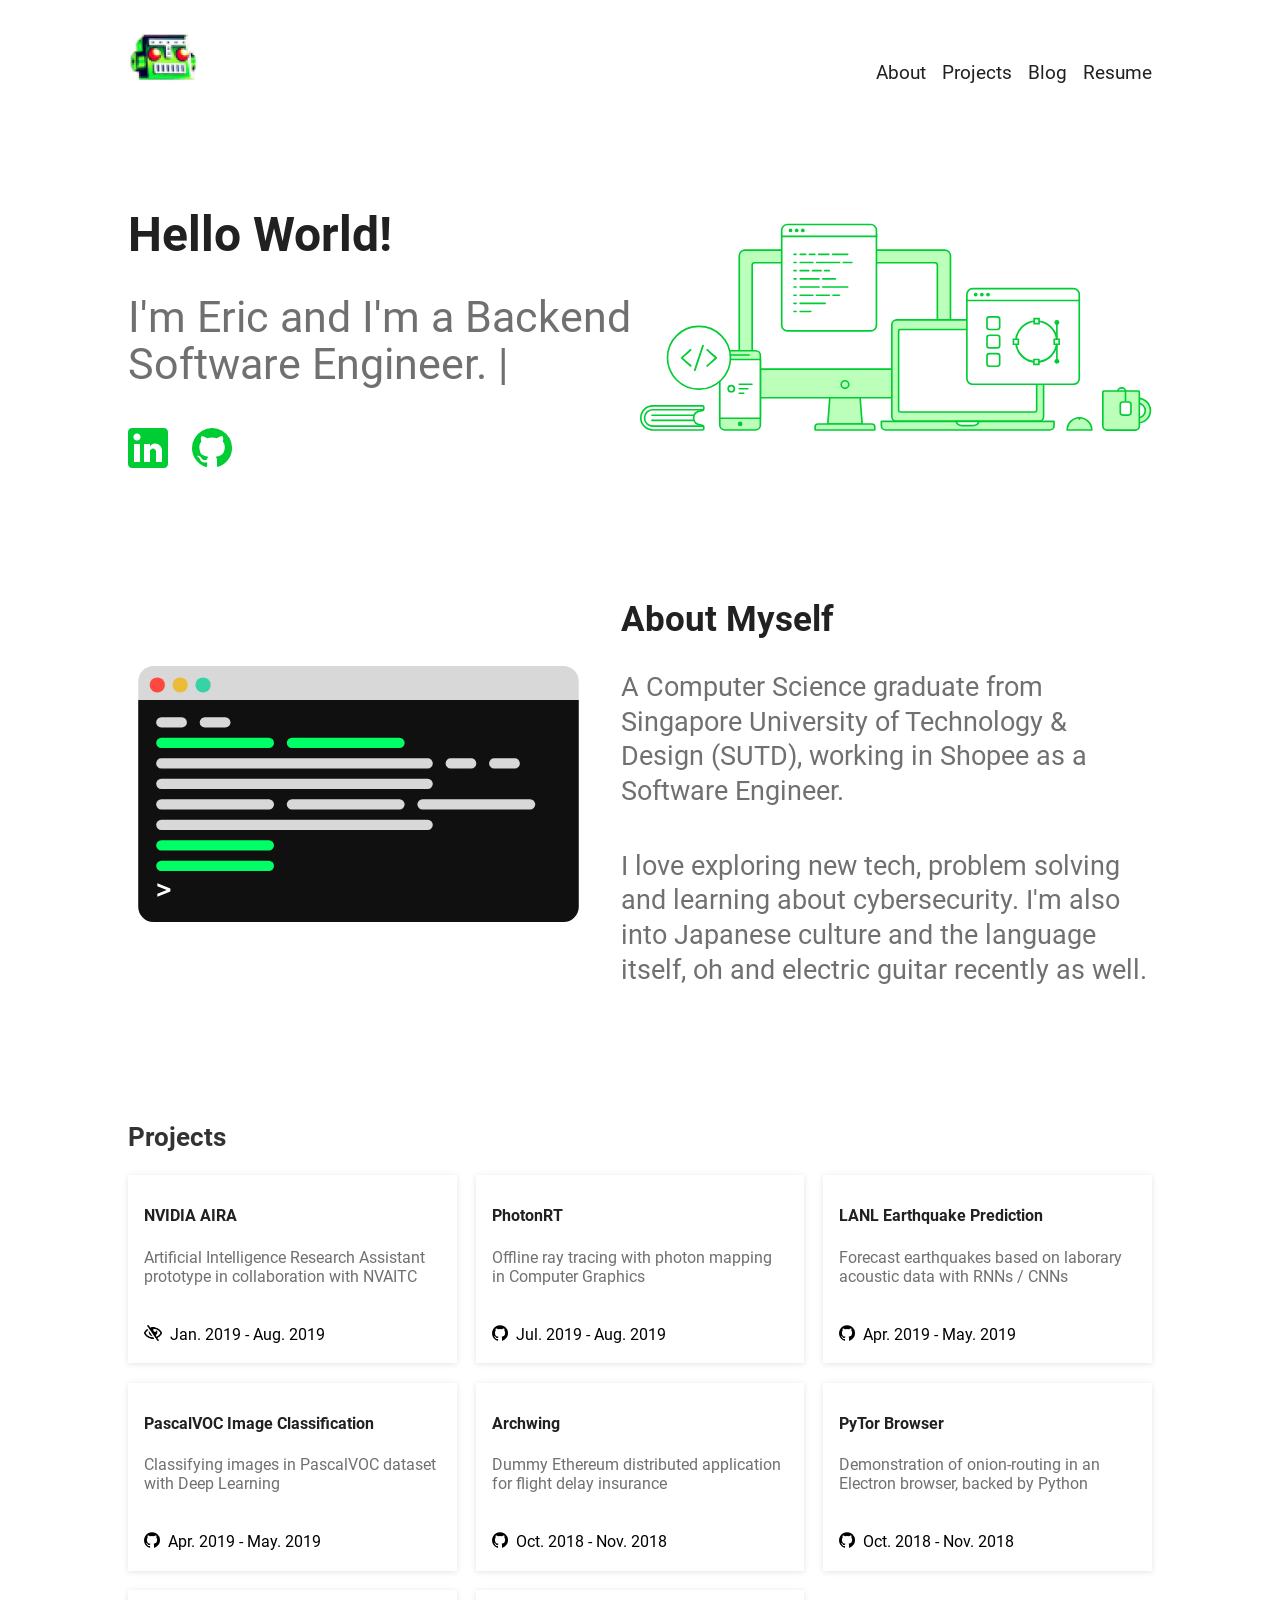
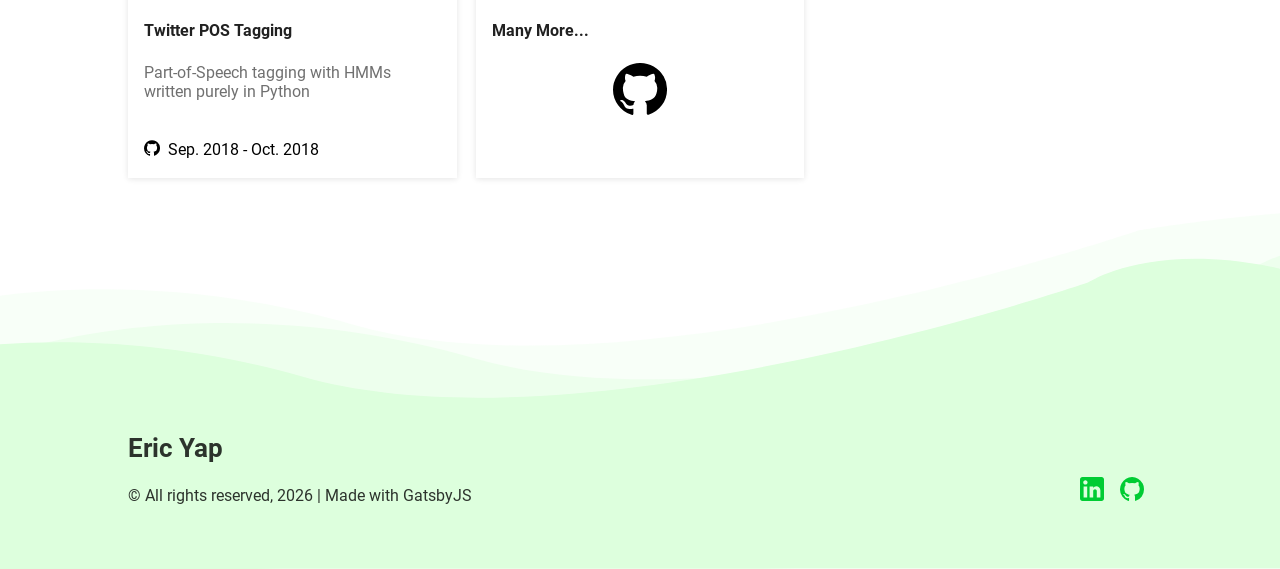
<file: index.html>
<!DOCTYPE html><html lang="en"><head><meta charSet="utf-8"/><meta http-equiv="x-ua-compatible" content="ie=edge"/><meta name="viewport" content="width=device-width, initial-scale=1, shrink-to-fit=no"/><meta name="theme-color" content="#663399"/><meta data-react-helmet="true" name="twitter:description" content="Welcome to ericywl&#x27;s portfolio."/><meta data-react-helmet="true" name="twitter:title" content="ericywl"/><meta data-react-helmet="true" name="twitter:creator" content="ericywl"/><meta data-react-helmet="true" name="twitter:card" content="summary"/><meta data-react-helmet="true" property="og:type" content="website"/><meta data-react-helmet="true" property="og:description" content="Welcome to ericywl&#x27;s portfolio."/><meta data-react-helmet="true" property="og:title" content="ericywl"/><meta data-react-helmet="true" name="description" content="Welcome to ericywl&#x27;s portfolio."/><meta name="generator" content="Gatsby 4.19.2"/><style data-href="/styles.e8819a8b8e4978cca6ab.css" data-identity="gatsby-global-css">code[class*=language-],pre[class*=language-]{word-wrap:normal;background:none;color:#000;font-family:Consolas,Monaco,Andale Mono,Ubuntu Mono,monospace;font-size:1rem;-webkit-hyphens:none;hyphens:none;line-height:1.5;-o-tab-size:4;tab-size:4;text-align:left;text-shadow:0 1px #fff;white-space:pre;word-break:normal;word-spacing:normal}code[class*=language-] ::selection,code[class*=language-]::selection,pre[class*=language-] ::selection,pre[class*=language-]::selection{background:#b3d4fc;text-shadow:none}@media print{code[class*=language-],pre[class*=language-]{text-shadow:none}}pre[class*=language-]{margin:.5em 0;overflow:auto;padding:1em}:not(pre)>code[class*=language-],pre[class*=language-]{background:#f5f2f0}:not(pre)>code[class*=language-]{border-radius:.3em;padding:.1em;white-space:normal}.token.cdata,.token.comment,.token.doctype,.token.prolog{color:#708090}.token.punctuation{color:#999}.namespace{opacity:.7}.token.boolean,.token.constant,.token.deleted,.token.number,.token.property,.token.symbol,.token.tag{color:#905}.token.attr-name,.token.builtin,.token.char,.token.inserted,.token.selector,.token.string{color:#690}.language-css .token.string,.style .token.string,.token.entity,.token.operator,.token.url{background:hsla(0,0%,100%,.5);color:#9a6e3a}.token.atrule,.token.attr-value,.token.keyword{color:#07a}.token.class-name,.token.function{color:#dd4a68}.token.important,.token.regex,.token.variable{color:#e90}.token.bold,.token.important{font-weight:700}.token.italic{font-style:italic}.token.entity{cursor:help}@font-face{font-display:fallback;font-family:Roboto;font-style:normal;font-weight:400;src:url(/static/roboto-v18-latin-regular-1df558950e461ee8e0c15dd4d7a785bb.eot);src:local("Roboto"),local("Roboto-Regular"),url(/static/roboto-v18-latin-regular-1df558950e461ee8e0c15dd4d7a785bb.eot?#iefix) format("embedded-opentype"),url(/static/roboto-v18-latin-regular-cb41c1e71debe927815c690f8bb471b0.woff2) format("woff2"),url(/static/roboto-v18-latin-regular-fbebe70817c0f48eb4ee894d68e5562f.woff) format("woff"),url(/static/roboto-v18-latin-regular-cf27fb904103a7092df11a026c7c3089.ttf) format("truetype"),url(/static/roboto-v18-latin-regular-4f862c8ba4ed785461ee30cf79232437.svg#Roboto) format("svg")}@font-face{font-display:fallback;font-family:Roboto;font-style:normal;font-weight:700;src:url(/static/roboto-v18-latin-700-6ce36f3aaaf390fae319ba217bd0f6da.eot);src:local("Roboto Bold"),local("Roboto-Bold"),url(/static/roboto-v18-latin-700-6ce36f3aaaf390fae319ba217bd0f6da.eot?#iefix) format("embedded-opentype"),url(/static/roboto-v18-latin-700-1ab7bbddcdbde1b6f27436ac335939c3.woff2) format("woff2"),url(/static/roboto-v18-latin-700-2b389797cf8bdbea58fb3cd70ea188b5.woff) format("woff"),url(/static/roboto-v18-latin-700-2365a6c8e23aca221a5766b4ab514fa2.ttf) format("truetype"),url(/static/roboto-v18-latin-700-9cc0e6124996a89894204ad52a5b394d.svg#Roboto) format("svg")}</style><title data-react-helmet="true">ericywl | Eric Yap</title><style data-styled="" data-styled-version="5.3.5">.gWJTJk{min-height:100vh;display:-webkit-box;display:-webkit-flex;display:-ms-flexbox;display:flex;-webkit-flex-direction:column;-ms-flex-direction:column;flex-direction:column;}/*!sc*/
data-styled.g1[id="styles__Wrapper-sc-eukzqx-0"]{content:"gWJTJk,"}/*!sc*/
html{font-family:'Roboto',Helvetica,sans-serif;-ms-text-size-adjust:100%;-webkit-text-size-adjust:100%;}/*!sc*/
html article,html aside,html details,html figcaption,html figure,html footer,html header,html main,html menu,html nav,html section,html summary{display:block;}/*!sc*/
html audio,html canvas,html progress,html video{display:inline-block;}/*!sc*/
html audio:not([controls]){display:none;height:0;}/*!sc*/
html progress{vertical-align:baseline;}/*!sc*/
html [hidden],html template{display:none;}/*!sc*/
html a{background-color:transparent;-webkit-text-decoration-skip:objects;}/*!sc*/
html a:active,html a:hover{outline-width:0;}/*!sc*/
html abbr[title]{border-bottom:none;-webkit-text-decoration:underline;text-decoration:underline;-webkit-text-decoration:underline dotted;text-decoration:underline dotted;}/*!sc*/
html b,html strong{font-weight:inherit;font-weight:bolder;}/*!sc*/
html dfn{font-style:italic;}/*!sc*/
html h1{font-size:2em;margin:0.67em 0;}/*!sc*/
html mark{background-color:#ff0;color:#000;}/*!sc*/
html small{font-size:80%;}/*!sc*/
html sub,html sup{font-size:75%;line-height:0;position:relative;vertical-align:baseline;}/*!sc*/
html sub{bottom:-0.25em;}/*!sc*/
html sup{top:-0.5em;}/*!sc*/
html img{border-style:none;}/*!sc*/
html svg:not(:root){overflow:hidden;}/*!sc*/
html code,html kbd,html pre,html samp{font-family:monospace,monospace;font-size:1em;}/*!sc*/
html figure{margin:1em 40px;}/*!sc*/
html hr{box-sizing:content-box;height:0;overflow:visible;}/*!sc*/
html button,html input,html optgroup,html select,html textarea{font:inherit;margin:0;}/*!sc*/
html optgroup{font-weight:700;}/*!sc*/
html button,html input{overflow:visible;}/*!sc*/
html button,html select{text-transform:none;}/*!sc*/
html [type='reset'],html [type='submit'],html button,html html [type='button']{-webkit-appearance:button;}/*!sc*/
html [type='button']::-moz-focus-inner,html [type='reset']::-moz-focus-inner,html [type='submit']::-moz-focus-inner,html button::-moz-focus-inner{border-style:none;padding:0;}/*!sc*/
html [type='button']:-moz-focusring,html [type='reset']:-moz-focusring,html [type='submit']:-moz-focusring,html button:-moz-focusring{outline:1px dotted ButtonText;}/*!sc*/
html fieldset{border:1px solid silver;margin:0 2px;padding:0.35em 0.625em 0.75em;}/*!sc*/
html legend{box-sizing:border-box;color:inherit;display:table;max-width:100%;padding:0;white-space:normal;}/*!sc*/
html textarea{overflow:auto;}/*!sc*/
html [type='checkbox'],html [type='radio']{box-sizing:border-box;padding:0;}/*!sc*/
html [type='number']::-webkit-inner-spin-button,html [type='number']::-webkit-outer-spin-button{height:auto;}/*!sc*/
html [type='search']{-webkit-appearance:textfield;outline-offset:-2px;}/*!sc*/
html [type='search']::-webkit-search-cancel-button,html [type='search']::-webkit-search-decoration{-webkit-appearance:none;}/*!sc*/
html::-webkit-input-placeholder{color:inherit;opacity:0.54;}/*!sc*/
html::-webkit-file-upload-button{-webkit-appearance:button;font:inherit;}/*!sc*/
html html{font:112.5%/1.45em georgia,serif;box-sizing:border-box;overflow-y:scroll;}/*!sc*/
html *{box-sizing:inherit;}/*!sc*/
html *:before{box-sizing:inherit;}/*!sc*/
html *:after{box-sizing:inherit;}/*!sc*/
html img{max-width:100%;margin-left:0;margin-right:0;margin-top:0;padding-bottom:0;padding-left:0;padding-right:0;padding-top:0;margin-bottom:1.45rem;}/*!sc*/
html h1{margin-left:0;margin-right:0;margin-top:0;padding-bottom:0;padding-left:0;padding-right:0;padding-top:0;margin-bottom:1.45rem;color:inherit;font-weight:bold;text-rendering:optimizeLegibility;font-size:2.25rem;line-height:1.1;}/*!sc*/
html h2{margin-left:0;margin-right:0;margin-top:0;padding-bottom:0;padding-left:0;padding-right:0;padding-top:0;margin-bottom:1.45rem;color:inherit;font-weight:bold;text-rendering:optimizeLegibility;font-size:1.62671rem;line-height:1.1;}/*!sc*/
html h3{margin-left:0;margin-right:0;margin-top:0;padding-bottom:0;padding-left:0;padding-right:0;padding-top:0;margin-bottom:1.45rem;color:inherit;font-weight:bold;text-rendering:optimizeLegibility;font-size:1.38316rem;line-height:1.1;}/*!sc*/
html h4{margin-left:0;margin-right:0;margin-top:0;padding-bottom:0;padding-left:0;padding-right:0;padding-top:0;margin-bottom:1.45rem;color:inherit;font-weight:bold;text-rendering:optimizeLegibility;font-size:1rem;line-height:1.1;}/*!sc*/
html h5{margin-left:0;margin-right:0;margin-top:0;padding-bottom:0;padding-left:0;padding-right:0;padding-top:0;margin-bottom:1.45rem;color:inherit;font-weight:bold;text-rendering:optimizeLegibility;font-size:0.85028rem;line-height:1.1;}/*!sc*/
html h6{margin-left:0;margin-right:0;margin-top:0;padding-bottom:0;padding-left:0;padding-right:0;padding-top:0;margin-bottom:1.45rem;color:inherit;font-weight:bold;text-rendering:optimizeLegibility;font-size:0.78405rem;line-height:1.1;}/*!sc*/
html hgroup{margin-left:0;margin-right:0;margin-top:0;padding-bottom:0;padding-left:0;padding-right:0;padding-top:0;margin-bottom:1.45rem;}/*!sc*/
html ul{margin-left:1.45rem;margin-right:0;margin-top:0;padding-bottom:0;padding-left:0;padding-right:0;padding-top:0;margin-bottom:1.45rem;list-style-position:outside;list-style-image:none;}/*!sc*/
html ol{margin-left:1.45rem;margin-right:0;margin-top:0;padding-bottom:0;padding-left:0;padding-right:0;padding-top:0;margin-bottom:1.45rem;list-style-position:outside;list-style-image:none;}/*!sc*/
html dl{margin-left:0;margin-right:0;margin-top:0;padding-bottom:0;padding-left:0;padding-right:0;padding-top:0;margin-bottom:1.45rem;}/*!sc*/
html dd{margin-left:0;margin-right:0;margin-top:0;padding-bottom:0;padding-left:0;padding-right:0;padding-top:0;margin-bottom:1.45rem;}/*!sc*/
html p{margin-left:0;margin-right:0;margin-top:0;padding-bottom:0;padding-left:0;padding-right:0;padding-top:0;margin-bottom:1.45rem;}/*!sc*/
html figure{margin-left:0;margin-right:0;margin-top:0;padding-bottom:0;padding-left:0;padding-right:0;padding-top:0;margin-bottom:1.45rem;}/*!sc*/
html pre{margin-left:0;margin-right:0;margin-top:0;padding-bottom:0;padding-left:0;padding-right:0;padding-top:0;margin-bottom:1.45rem;font-size:0.85rem;line-height:1.42;background:hsla(0,0%,0%,0.04);border-radius:3px;overflow:auto;word-wrap:normal;padding:1.45rem;}/*!sc*/
html table{margin-left:0;margin-right:0;margin-top:0;padding-bottom:0;padding-left:0;padding-right:0;padding-top:0;margin-bottom:1.45rem;font-size:1rem;line-height:1.45rem;border-collapse:collapse;width:100%;}/*!sc*/
html fieldset{margin-left:0;margin-right:0;margin-top:0;padding-bottom:0;padding-left:0;padding-right:0;padding-top:0;margin-bottom:1.45rem;}/*!sc*/
html blockquote{margin-left:1.45rem;margin-right:1.45rem;margin-top:0;padding-bottom:0;padding-left:0;padding-right:0;padding-top:0;margin-bottom:1.45rem;}/*!sc*/
html form{margin-left:0;margin-right:0;margin-top:0;padding-bottom:0;padding-left:0;padding-right:0;padding-top:0;margin-bottom:1.45rem;}/*!sc*/
html noscript{margin-left:0;margin-right:0;margin-top:0;padding-bottom:0;padding-left:0;padding-right:0;padding-top:0;margin-bottom:1.45rem;}/*!sc*/
html iframe{margin-left:0;margin-right:0;margin-top:0;padding-bottom:0;padding-left:0;padding-right:0;padding-top:0;margin-bottom:1.45rem;}/*!sc*/
html hr{margin-left:0;margin-right:0;margin-top:0;padding-bottom:0;padding-left:0;padding-right:0;padding-top:0;margin-bottom:calc(1.45rem - 1px);background:hsla(0,0%,0%,0.2);border:none;height:1px;}/*!sc*/
html address{margin-left:0;margin-right:0;margin-top:0;padding-bottom:0;padding-left:0;padding-right:0;padding-top:0;margin-bottom:1.45rem;}/*!sc*/
html b{font-weight:bold;}/*!sc*/
html strong{font-weight:bold;}/*!sc*/
html dt{font-weight:bold;}/*!sc*/
html th{font-weight:bold;}/*!sc*/
html li{margin-bottom:calc(1.45rem / 2);}/*!sc*/
html ol li{padding-left:0;}/*!sc*/
html ul li{padding-left:0;}/*!sc*/
html li > ol{margin-left:1.45rem;margin-bottom:calc(1.45rem / 2);margin-top:calc(1.45rem / 2);}/*!sc*/
html li > ul{margin-left:1.45rem;margin-bottom:calc(1.45rem / 2);margin-top:calc(1.45rem / 2);}/*!sc*/
html blockquote *:last-child{margin-bottom:0;}/*!sc*/
html li *:last-child{margin-bottom:0;}/*!sc*/
html p *:last-child{margin-bottom:0;}/*!sc*/
html li > p{margin-bottom:calc(1.45rem / 2);}/*!sc*/
html code{font-size:0.85rem;line-height:1.45rem;}/*!sc*/
html kbd{font-size:0.85rem;line-height:1.45rem;}/*!sc*/
html samp{font-size:0.85rem;line-height:1.45rem;}/*!sc*/
html abbr{border-bottom:1px dotted hsla(0,0%,0%,0.5);cursor:help;}/*!sc*/
html acronym{border-bottom:1px dotted hsla(0,0%,0%,0.5);cursor:help;}/*!sc*/
html abbr[title]{border-bottom:1px dotted hsla(0,0%,0%,0.5);cursor:help;-webkit-text-decoration:none;text-decoration:none;}/*!sc*/
html thead{text-align:left;}/*!sc*/
html td,html th{text-align:left;border-bottom:1px solid hsla(0,0%,0%,0.12);font-feature-settings:'tnum';-moz-font-feature-settings:'tnum';-ms-font-feature-settings:'tnum';-webkit-font-feature-settings:'tnum';padding-left:0.96667rem;padding-right:0.96667rem;padding-top:0.725rem;padding-bottom:calc(0.725rem - 1px);}/*!sc*/
html th:first-child,html td:first-child{padding-left:0;}/*!sc*/
html th:last-child,html td:last-child{padding-right:0;}/*!sc*/
html tt,html code{background-color:hsla(0,0%,0%,0.04);border-radius:3px;font-family:'SFMono-Regular',Consolas,'Roboto Mono','Droid Sans Mono','Liberation Mono',Menlo,Courier,monospace;padding:0;padding-top:0.2em;padding-bottom:0.2em;}/*!sc*/
html pre code{background:none;line-height:1.42;}/*!sc*/
html code:before,html code:after,html tt:before,html tt:after{-webkit-letter-spacing:-0.2em;-moz-letter-spacing:-0.2em;-ms-letter-spacing:-0.2em;letter-spacing:-0.2em;content:' ';}/*!sc*/
html pre code:before,html pre code:after,html pre tt:before,html pre tt:after{content:'';}/*!sc*/
@media only screen and (max-width:480px){html html{font-size:100%;}}/*!sc*/
html body{margin:0;padding:0;font-family:'Roboto',Helvetica,sans-serif;color:hsla(0,0%,0%,0.8);font-weight:normal;word-wrap:break-word;font-kerning:normal;-moz-font-feature-settings:'kern','liga','clig','calt';-ms-font-feature-settings:'kern','liga','clig','calt';-webkit-font-feature-settings:'kern','liga','clig','calt';font-feature-settings:'kern','liga','clig','calt';}/*!sc*/
html a{-webkit-text-decoration:none;text-decoration:none;}/*!sc*/
html input:focus,html select:focus,html textarea:focus,html button:focus{outline:none;}/*!sc*/
data-styled.g2[id="sc-global-bNTuKq1"]{content:"sc-global-bNTuKq1,"}/*!sc*/
.hUcbzV a{color:#6d6d6d;font-size:14pt;-webkit-text-decoration:none;text-decoration:none;margin-right:1rem;padding-bottom:5px;}/*!sc*/
.hUcbzV a:last-child{margin-right:unset;}/*!sc*/
.hUcbzV a:hover{border-bottom:3px solid black;-webkit-transition:0.2s;transition:0.2s;}/*!sc*/
@media (max-width:960px){.hUcbzV a{font-size:12pt;}}/*!sc*/
data-styled.g3[id="styles__SideLinks-sc-1a4s39s-0"]{content:"hUcbzV,"}/*!sc*/
.cmlgtD{background:transparent;width:100%;}/*!sc*/
data-styled.g4[id="styles__Wrapper-sc-1a4s39s-1"]{content:"cmlgtD,"}/*!sc*/
.clDgqy{padding:1.5rem 0;display:-webkit-box;display:-webkit-flex;display:-ms-flexbox;display:flex;-webkit-align-items:center;-webkit-box-align:center;-ms-flex-align:center;align-items:center;-webkit-box-pack:justify;-webkit-justify-content:space-between;-ms-flex-pack:justify;justify-content:space-between;}/*!sc*/
.clDgqy a{color:#212121;}/*!sc*/
data-styled.g5[id="styles__Navbar-sc-1a4s39s-2"]{content:"clDgqy,"}/*!sc*/
.haowzk{max-width:1280px;margin:0 auto;width:90%;}/*!sc*/
@media (min-width:601px){.haowzk{width:90%;}}/*!sc*/
@media (min-width:993px){.haowzk{width:80%;}}/*!sc*/
data-styled.g6[id="Container-sc-71mwbo-0"]{content:"haowzk,"}/*!sc*/
.fKUBSE{margin-top:auto;padding:28rem 0 4rem 0;background-image:url([data-uri]);background-size:cover;background-position:top;background-repeat:no-repeat;}/*!sc*/
@media (max-width:1960px){.fKUBSE{padding:14rem 0 4rem;}}/*!sc*/
@media (max-width:680px){.fKUBSE{padding-bottom:1rem;}}/*!sc*/
data-styled.g7[id="styles__Wrapper-sc-jz7fvv-0"]{content:"fKUBSE,"}/*!sc*/
.lamjwN{display:-webkit-box;display:-webkit-flex;display:-ms-flexbox;display:flex;-webkit-align-items:flex-end;-webkit-box-align:flex-end;-ms-flex-align:flex-end;align-items:flex-end;-webkit-box-pack:justify;-webkit-justify-content:space-between;-ms-flex-pack:justify;justify-content:space-between;}/*!sc*/
@media (max-width:680px){.lamjwN{-webkit-flex-direction:column;-ms-flex-direction:column;flex-direction:column;text-align:center;-webkit-align-iterms:center;-webkit-box-align-iterms:center;-ms-flex-align-iterms:center;align-iterms:center;}}/*!sc*/
data-styled.g8[id="styles__Flex-sc-jz7fvv-1"]{content:"lamjwN,"}/*!sc*/
.bgQgZl{display:-webkit-box;display:-webkit-flex;display:-ms-flexbox;display:flex;-webkit-align-items:center;-webkit-box-align:center;-ms-flex-align:center;align-items:center;}/*!sc*/
.bgQgZl a{margin:0 0.5rem;}/*!sc*/
.bgQgZl a img{margin:0;}/*!sc*/
data-styled.g9[id="styles__Socials-sc-jz7fvv-2"]{content:"bgQgZl,"}/*!sc*/
@media (max-width:680px){.iqjUYs{margin-bottom:2rem;}}/*!sc*/
data-styled.g10[id="styles__Details-sc-jz7fvv-3"]{content:"iqjUYs,"}/*!sc*/
.bXrfwR{padding:4rem 0;display:-webkit-box;display:-webkit-flex;display:-ms-flexbox;display:flex;-webkit-align-items:center;-webkit-box-align:center;-ms-flex-align:center;align-items:center;-webkit-box-pack:justify;-webkit-justify-content:space-between;-ms-flex-pack:justify;justify-content:space-between;}/*!sc*/
@media (max-width:960px){.bXrfwR{-webkit-flex-direction:column;-ms-flex-direction:column;flex-direction:column;padding:2rem 0;}}/*!sc*/
data-styled.g17[id="styles__Wrapper-sc-jo11xu-0"]{content:"bXrfwR,"}/*!sc*/
.jReAGi{-webkit-flex:1;-ms-flex:1;flex:1;}/*!sc*/
@media (max-width:960px){.jReAGi{width:100%;margin-bottom:2rem;}}/*!sc*/
.jReAGi h1{margin-bottom:2rem;font-size:36pt;color:#212121;}/*!sc*/
@media (max-width:960px){.jReAGi h1{font-size:33pt;}}/*!sc*/
@media (max-width:680px){.jReAGi h1{font-size:30pt;}}/*!sc*/
.jReAGi h4{margin-bottom:2.5rem;font-size:32pt;font-weight:normal;color:#707070;}/*!sc*/
@media (max-width:960px){.jReAGi h4{font-size:29pt;}}/*!sc*/
@media (max-width:680px){.jReAGi h4{font-size:26pt;}}/*!sc*/
.jReAGi h4 span{-webkit-animation:gxCMIv 0.75s step-end infinite;animation:gxCMIv 0.75s step-end infinite;}/*!sc*/
data-styled.g18[id="styles__Details-sc-jo11xu-1"]{content:"jReAGi,"}/*!sc*/
.gDEzPM{-webkit-flex:1;-ms-flex:1;flex:1;}/*!sc*/
@media (max-width:960px){.gDEzPM{width:100%;}}/*!sc*/
.gDEzPM img{width:100%;}/*!sc*/
data-styled.g19[id="styles__Thumbnail-sc-jo11xu-2"]{content:"gDEzPM,"}/*!sc*/
.gjxmYR{display:-webkit-box;display:-webkit-flex;display:-ms-flexbox;display:flex;-webkit-align-items:center;-webkit-box-align:center;-ms-flex-align:center;align-items:center;}/*!sc*/
.gjxmYR a{margin-right:1.5rem;}/*!sc*/
.gjxmYR a img{margin:0;}/*!sc*/
data-styled.g20[id="styles__Socials-sc-jo11xu-3"]{content:"gjxmYR,"}/*!sc*/
.ibvmDU{padding:4rem 0;display:-webkit-box;display:-webkit-flex;display:-ms-flexbox;display:flex;-webkit-align-items:center;-webkit-box-align:center;-ms-flex-align:center;align-items:center;-webkit-box-pack:justify;-webkit-justify-content:space-between;-ms-flex-pack:justify;justify-content:space-between;}/*!sc*/
@media (max-width:960px){.ibvmDU{-webkit-flex-direction:column;-ms-flex-direction:column;flex-direction:column;padding:2rem 0;}}/*!sc*/
data-styled.g21[id="styles__Wrapper-sc-1phsw2v-0"]{content:"ibvmDU,"}/*!sc*/
.eSnQZR{-webkit-flex:1;-ms-flex:1;flex:1;padding-left:2rem;}/*!sc*/
@media (max-width:960px){.eSnQZR{padding-left:unset;width:100%;}}/*!sc*/
.eSnQZR h2{margin-bottom:2rem;font-size:26pt;color:#212121;}/*!sc*/
@media (max-width:960px){.eSnQZR h2{font-size:24pt;}}/*!sc*/
@media (max-width:680px){.eSnQZR h2{font-size:22pt;}}/*!sc*/
.eSnQZR p{margin-bottom:2.5rem;font-size:20pt;font-weight:normal;line-height:1.3;color:#707070;}/*!sc*/
@media (max-width:960px){.eSnQZR p{font-size:18pt;}}/*!sc*/
@media (max-width:680px){.eSnQZR p{font-size:16pt;}}/*!sc*/
data-styled.g22[id="styles__Details-sc-1phsw2v-1"]{content:"eSnQZR,"}/*!sc*/
.iaaFuK{-webkit-flex:1;-ms-flex:1;flex:1;max-width:45%;}/*!sc*/
@media (max-width:960px){.iaaFuK{width:100%;margin-bottom:2rem;}}/*!sc*/
.iaaFuK img{width:100%;}/*!sc*/
data-styled.g23[id="styles__Thumbnail-sc-1phsw2v-2"]{content:"iaaFuK,"}/*!sc*/
.kPlcTr{padding:2rem 0;}/*!sc*/
.kPlcTr h1{font-size:26pt;}/*!sc*/
data-styled.g24[id="styles__Wrapper-sc-4knix4-0"]{content:"kPlcTr,"}/*!sc*/
.izuUrl{display:grid;-webkit-align-items:center;-webkit-box-align:center;-ms-flex-align:center;align-items:center;grid-template-columns:repeat(3,1fr);grid-template-rows:8fr;gap:1.2rem 1.2rem;}/*!sc*/
@media (max-width:960px){.izuUrl{grid-template-columns:repeat(2,1fr);}}/*!sc*/
@media (max-width:680px){.izuUrl{grid-template-columns:1fr;}}/*!sc*/
data-styled.g25[id="styles__Grid-sc-4knix4-1"]{content:"izuUrl,"}/*!sc*/
.eYEuLE{width:100%;height:100%;overflow:hidden;box-shadow:0 1px 6px 0 rgba(0,0,0,0.11);}/*!sc*/
.eYEuLE h4{color:#212121;}/*!sc*/
.eYEuLE p{color:#707070;}/*!sc*/
.eYEuLE:hover{box-shadow:0 4px 10px 0 #88ff88;}/*!sc*/
data-styled.g26[id="styles__Item-sc-4knix4-2"]{content:"eYEuLE,"}/*!sc*/
.kcOzxR{padding:1rem;background:#ffffff;box-shadow:0 3px 6px 0 rgba(0,0,0,0.09);height:100%;}/*!sc*/
data-styled.g27[id="styles__Card-sc-4knix4-3"]{content:"kcOzxR,"}/*!sc*/
.hQfSzz{padding:1rem 0;}/*!sc*/
data-styled.g28[id="styles__Content-sc-4knix4-4"]{content:"hQfSzz,"}/*!sc*/
.fWoSOf{-webkit-align-items:center;-webkit-box-align:center;-ms-flex-align:center;align-items:center;padding-bottom:0.2rem;}/*!sc*/
.fWoSOf div{display:-webkit-box;display:-webkit-flex;display:-ms-flexbox;display:flex;}/*!sc*/
.fWoSOf div:first-child{margin-right:0.5rem;}/*!sc*/
.fWoSOf div img{margin:0;}/*!sc*/
.fWoSOf div span{color:#000;margin-left:0.5rem;}/*!sc*/
data-styled.g29[id="styles__Stats-sc-4knix4-5"]{content:"fWoSOf,"}/*!sc*/
@-webkit-keyframes gxCMIv{from,to{color:transparent;}50%{color:#707070;}}/*!sc*/
@keyframes gxCMIv{from,to{color:transparent;}50%{color:#707070;}}/*!sc*/
data-styled.g30[id="sc-keyframes-gxCMIv"]{content:"gxCMIv,"}/*!sc*/
</style><link rel="icon" href="/favicon-32x32.png?v=072c850fa558d850d62f8fb6aac1b13a" type="image/png"/><link rel="manifest" href="/manifest.webmanifest" crossorigin="anonymous"/><link rel="apple-touch-icon" sizes="48x48" href="/icons/icon-48x48.png?v=072c850fa558d850d62f8fb6aac1b13a"/><link rel="apple-touch-icon" sizes="72x72" href="/icons/icon-72x72.png?v=072c850fa558d850d62f8fb6aac1b13a"/><link rel="apple-touch-icon" sizes="96x96" href="/icons/icon-96x96.png?v=072c850fa558d850d62f8fb6aac1b13a"/><link rel="apple-touch-icon" sizes="144x144" href="/icons/icon-144x144.png?v=072c850fa558d850d62f8fb6aac1b13a"/><link rel="apple-touch-icon" sizes="192x192" href="/icons/icon-192x192.png?v=072c850fa558d850d62f8fb6aac1b13a"/><link rel="apple-touch-icon" sizes="256x256" href="/icons/icon-256x256.png?v=072c850fa558d850d62f8fb6aac1b13a"/><link rel="apple-touch-icon" sizes="384x384" href="/icons/icon-384x384.png?v=072c850fa558d850d62f8fb6aac1b13a"/><link rel="apple-touch-icon" sizes="512x512" href="/icons/icon-512x512.png?v=072c850fa558d850d62f8fb6aac1b13a"/></head><body><div id="___gatsby"><div style="outline:none" tabindex="-1" id="gatsby-focus-wrapper"><div class="styles__Wrapper-sc-eukzqx-0 gWJTJk"><div class="styles__Wrapper-sc-1a4s39s-1 cmlgtD"><div class="Container-sc-71mwbo-0 haowzk styles__Navbar-sc-1a4s39s-2 clDgqy"><a aria-current="page" class="" href="/"><img src="/static/robot-0dfbb54f9272af198505572766489b4b.png" width="70px" alt="Icon"/></a><div class="styles__SideLinks-sc-1a4s39s-0 hUcbzV"><a href="#about">About</a><a href="#projects">Projects</a><a href="/blog">Blog</a><a href="/ericywl_resume.pdf" target="_blank" rel="noopener noreferrer">Resume</a></div></div></div><div class="Container-sc-71mwbo-0 haowzk styles__Wrapper-sc-jo11xu-0 bXrfwR"><div class="styles__Details-sc-jo11xu-1 jReAGi"><h1>Hello World<!-- -->!</h1><h4>I&#x27;m <!-- -->Eric<!-- --> and I&#x27;m <!-- -->a Backend Software Engineer<!-- -->. <span>|</span></h4><div class="styles__Socials-sc-jo11xu-3 gjxmYR"><a href="https://linkedin.com/in/ericywl" target="_blank" rel="noopener noreferrer"><img src="/icons/linkedin.svg" width="40" alt="LinkedIn"/></a><a href="https://github.com/ericywl" target="_blank" rel="noopener noreferrer"><img src="/icons/github.svg" width="40" alt="GitHub"/></a></div></div><div class="styles__Thumbnail-sc-jo11xu-2 gDEzPM"><img src="/static/hero-8e90db6bc997de0212e500f25dadd674.svg" alt="Hello World"/></div></div><div id="about" class="Container-sc-71mwbo-0 haowzk styles__Wrapper-sc-1phsw2v-0 ibvmDU"><div class="styles__Thumbnail-sc-1phsw2v-2 iaaFuK"><img src="[data-uri]" alt="About"/></div><div class="styles__Details-sc-1phsw2v-1 eSnQZR"><h2>About Myself</h2><p id="0">A Computer Science graduate from Singapore University of Technology &amp; Design (SUTD), working in Shopee as a Software Engineer.</p><p id="1">I love exploring new tech, problem solving and learning about cybersecurity. I&#x27;m also into Japanese culture and the language itself, oh and electric guitar recently as well.</p></div></div><div id="projects" class="Container-sc-71mwbo-0 haowzk styles__Wrapper-sc-4knix4-0 kPlcTr"><h2>Projects</h2><div class="styles__Grid-sc-4knix4-1 izuUrl"><div class="styles__Item-sc-4knix4-2 eYEuLE"><div class="styles__Card-sc-4knix4-3 kcOzxR"><div class="styles__Content-sc-4knix4-4 hQfSzz"><h4>NVIDIA AIRA</h4><p>Artificial Intelligence Research Assistant prototype in collaboration with NVAITC</p></div><div class="styles__Stats-sc-4knix4-5 fWoSOf"><div><img width="18px" height="16px" src="/static/slash-e01e50b8479bf5cc4c0e2800a3434a39.png" alt="Not available"/><span>Jan. 2019 - Aug. 2019</span></div></div></div></div><a href="https://github.com/ericywl/ray-tracer" target="_blank" rel="noopener noreferrer" class="styles__Item-sc-4knix4-2 eYEuLE"><div class="styles__Card-sc-4knix4-3 kcOzxR"><div class="styles__Content-sc-4knix4-4 hQfSzz"><h4>PhotonRT</h4><p>Offline ray tracing with photon mapping in Computer Graphics</p></div><div class="styles__Stats-sc-4knix4-5 fWoSOf"><div><img width="16px" height="16px" src="[data-uri]" alt="PhotonRT"/><span>Jul. 2019 - Aug. 2019</span></div></div></div></a><a href="https://github.com/ericywl/lanl-gui" target="_blank" rel="noopener noreferrer" class="styles__Item-sc-4knix4-2 eYEuLE"><div class="styles__Card-sc-4knix4-3 kcOzxR"><div class="styles__Content-sc-4knix4-4 hQfSzz"><h4>LANL Earthquake Prediction</h4><p>Forecast earthquakes based on laborary acoustic data with RNNs / CNNs</p></div><div class="styles__Stats-sc-4knix4-5 fWoSOf"><div><img width="16px" height="16px" src="[data-uri]" alt="LANL Earthquake Prediction"/><span>Apr. 2019 - May. 2019</span></div></div></div></a><a href="https://github.com/ericywl/lanl-pred" target="_blank" rel="noopener noreferrer" class="styles__Item-sc-4knix4-2 eYEuLE"><div class="styles__Card-sc-4knix4-3 kcOzxR"><div class="styles__Content-sc-4knix4-4 hQfSzz"><h4>PascalVOC Image Classification</h4><p>Classifying images in PascalVOC dataset with Deep Learning</p></div><div class="styles__Stats-sc-4knix4-5 fWoSOf"><div><img width="16px" height="16px" src="[data-uri]" alt="PascalVOC Image Classification"/><span>Apr. 2019 - May. 2019</span></div></div></div></a><a href="https://github.com/causztic/archwing" target="_blank" rel="noopener noreferrer" class="styles__Item-sc-4knix4-2 eYEuLE"><div class="styles__Card-sc-4knix4-3 kcOzxR"><div class="styles__Content-sc-4knix4-4 hQfSzz"><h4>Archwing</h4><p>Dummy Ethereum distributed application for flight delay insurance</p></div><div class="styles__Stats-sc-4knix4-5 fWoSOf"><div><img width="16px" height="16px" src="[data-uri]" alt="Archwing"/><span>Oct. 2018 - Nov. 2018</span></div></div></div></a><a href="https://github.com/causztic/pytor-browser" target="_blank" rel="noopener noreferrer" class="styles__Item-sc-4knix4-2 eYEuLE"><div class="styles__Card-sc-4knix4-3 kcOzxR"><div class="styles__Content-sc-4knix4-4 hQfSzz"><h4>PyTor Browser</h4><p>Demonstration of onion-routing in an Electron browser, backed by Python</p></div><div class="styles__Stats-sc-4knix4-5 fWoSOf"><div><img width="16px" height="16px" src="[data-uri]" alt="PyTor Browser"/><span>Oct. 2018 - Nov. 2018</span></div></div></div></a><a href="https://github.com/ericywl/hmm-pos-tag" target="_blank" rel="noopener noreferrer" class="styles__Item-sc-4knix4-2 eYEuLE"><div class="styles__Card-sc-4knix4-3 kcOzxR"><div class="styles__Content-sc-4knix4-4 hQfSzz"><h4>Twitter POS Tagging</h4><p>Part-of-Speech tagging with HMMs written purely in Python</p></div><div class="styles__Stats-sc-4knix4-5 fWoSOf"><div><img width="16px" height="16px" src="[data-uri]" alt="Twitter POS Tagging"/><span>Sep. 2018 - Oct. 2018</span></div></div></div></a><a href="https://github.com/ericywl" target="_blank" rel="noopener noreferrer" class="styles__Item-sc-4knix4-2 eYEuLE"><div class="styles__Card-sc-4knix4-3 kcOzxR"><div class="styles__Content-sc-4knix4-4 hQfSzz"><h4>Many More...</h4><div style="width:54px;margin:auto"><img src="[data-uri]" alt="Many more at GitHub"/></div></div></div></a></div></div><div class="styles__Wrapper-sc-jz7fvv-0 fKUBSE"><div class="Container-sc-71mwbo-0 haowzk styles__Flex-sc-jz7fvv-1 lamjwN"><div class="styles__Details-sc-jz7fvv-3 iqjUYs"><h2>Eric Yap</h2><span>© All rights reserved, <!-- -->2023<!-- --> | Made with GatsbyJS</span></div><div class="styles__Socials-sc-jz7fvv-2 bgQgZl"><a href="https://linkedin.com/in/ericywl" target="_blank" rel="noopener noreferrer"><img src="/icons/linkedin.svg" width="24" alt="LinkedIn"/></a><a href="https://github.com/ericywl" target="_blank" rel="noopener noreferrer"><img src="/icons/github.svg" width="24" alt="GitHub"/></a></div></div></div></div></div><div id="gatsby-announcer" style="position:absolute;top:0;width:1px;height:1px;padding:0;overflow:hidden;clip:rect(0, 0, 0, 0);white-space:nowrap;border:0" aria-live="assertive" aria-atomic="true"></div></div><script id="gatsby-script-loader">/*<![CDATA[*/window.pagePath="/";window.___webpackCompilationHash="d82d6b627a39ecbd6bd3";/*]]>*/</script><script id="gatsby-chunk-mapping">/*<![CDATA[*/window.___chunkMapping={"polyfill":["/polyfill-6a2daf27b50fcb5a6582.js"],"app":["/app-67a8262135aa17821360.js"],"component---src-pages-404-js":["/component---src-pages-404-js-73d17fb2ede94f5ec7df.js"],"component---src-pages-blog-js":["/component---src-pages-blog-js-22337adfe6c417a8f88a.js"],"component---src-pages-index-js":["/component---src-pages-index-js-c8705e234eb59f1e98b6.js"],"component---src-templates-post-index-js":["/component---src-templates-post-index-js-dbd140ee6f50e9c92539.js"]};/*]]>*/</script><script src="/polyfill-6a2daf27b50fcb5a6582.js" nomodule=""></script><script src="/app-67a8262135aa17821360.js" async=""></script><script src="/framework-a4e155cd0476dc1ca208.js" async=""></script><script src="/webpack-runtime-76c5f579cefe76740a0d.js" async=""></script></body></html>
</file>
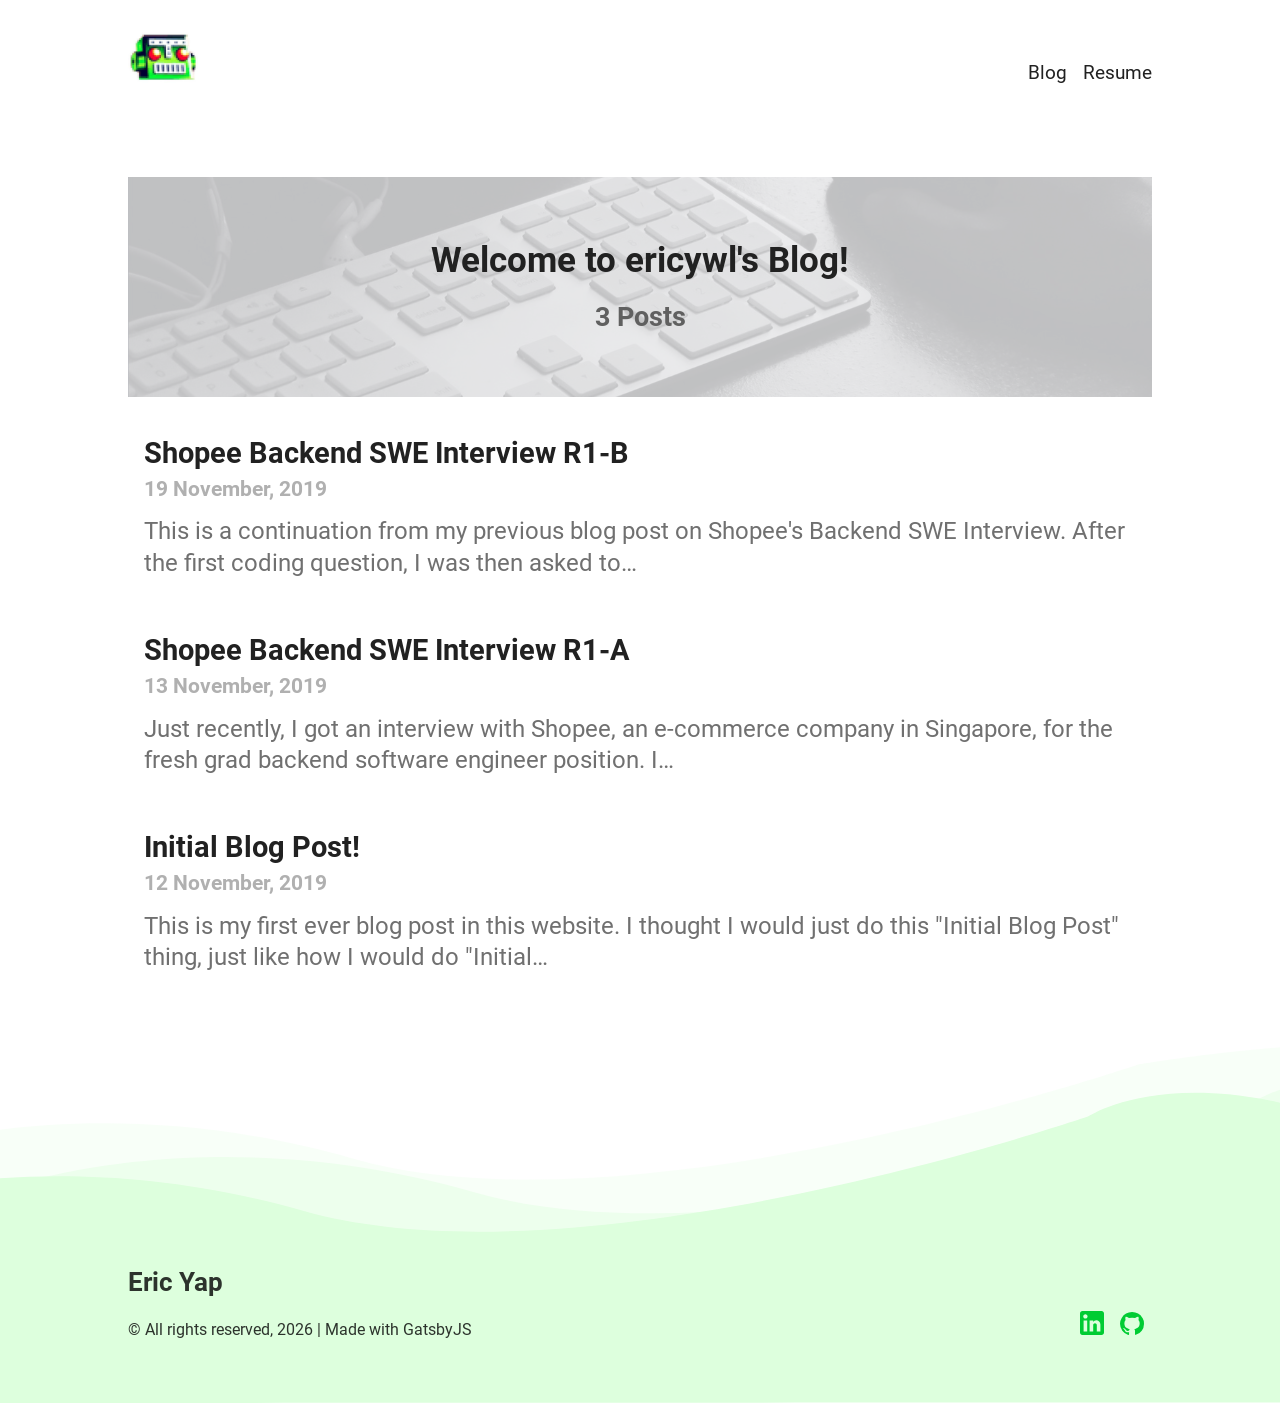
<file: blog/index.html>
<!DOCTYPE html><html lang="en"><head><meta charSet="utf-8"/><meta http-equiv="x-ua-compatible" content="ie=edge"/><meta name="viewport" content="width=device-width, initial-scale=1, shrink-to-fit=no"/><meta name="theme-color" content="#663399"/><meta data-react-helmet="true" name="twitter:description" content="Welcome to ericywl&#x27;s portfolio."/><meta data-react-helmet="true" name="twitter:title" content="ericywl"/><meta data-react-helmet="true" name="twitter:creator" content="ericywl"/><meta data-react-helmet="true" name="twitter:card" content="summary"/><meta data-react-helmet="true" property="og:type" content="website"/><meta data-react-helmet="true" property="og:description" content="Welcome to ericywl&#x27;s portfolio."/><meta data-react-helmet="true" property="og:title" content="ericywl"/><meta data-react-helmet="true" name="description" content="Welcome to ericywl&#x27;s portfolio."/><meta name="generator" content="Gatsby 4.19.2"/><style data-href="/styles.e8819a8b8e4978cca6ab.css" data-identity="gatsby-global-css">code[class*=language-],pre[class*=language-]{word-wrap:normal;background:none;color:#000;font-family:Consolas,Monaco,Andale Mono,Ubuntu Mono,monospace;font-size:1rem;-webkit-hyphens:none;hyphens:none;line-height:1.5;-o-tab-size:4;tab-size:4;text-align:left;text-shadow:0 1px #fff;white-space:pre;word-break:normal;word-spacing:normal}code[class*=language-] ::selection,code[class*=language-]::selection,pre[class*=language-] ::selection,pre[class*=language-]::selection{background:#b3d4fc;text-shadow:none}@media print{code[class*=language-],pre[class*=language-]{text-shadow:none}}pre[class*=language-]{margin:.5em 0;overflow:auto;padding:1em}:not(pre)>code[class*=language-],pre[class*=language-]{background:#f5f2f0}:not(pre)>code[class*=language-]{border-radius:.3em;padding:.1em;white-space:normal}.token.cdata,.token.comment,.token.doctype,.token.prolog{color:#708090}.token.punctuation{color:#999}.namespace{opacity:.7}.token.boolean,.token.constant,.token.deleted,.token.number,.token.property,.token.symbol,.token.tag{color:#905}.token.attr-name,.token.builtin,.token.char,.token.inserted,.token.selector,.token.string{color:#690}.language-css .token.string,.style .token.string,.token.entity,.token.operator,.token.url{background:hsla(0,0%,100%,.5);color:#9a6e3a}.token.atrule,.token.attr-value,.token.keyword{color:#07a}.token.class-name,.token.function{color:#dd4a68}.token.important,.token.regex,.token.variable{color:#e90}.token.bold,.token.important{font-weight:700}.token.italic{font-style:italic}.token.entity{cursor:help}@font-face{font-display:fallback;font-family:Roboto;font-style:normal;font-weight:400;src:url(/static/roboto-v18-latin-regular-1df558950e461ee8e0c15dd4d7a785bb.eot);src:local("Roboto"),local("Roboto-Regular"),url(/static/roboto-v18-latin-regular-1df558950e461ee8e0c15dd4d7a785bb.eot?#iefix) format("embedded-opentype"),url(/static/roboto-v18-latin-regular-cb41c1e71debe927815c690f8bb471b0.woff2) format("woff2"),url(/static/roboto-v18-latin-regular-fbebe70817c0f48eb4ee894d68e5562f.woff) format("woff"),url(/static/roboto-v18-latin-regular-cf27fb904103a7092df11a026c7c3089.ttf) format("truetype"),url(/static/roboto-v18-latin-regular-4f862c8ba4ed785461ee30cf79232437.svg#Roboto) format("svg")}@font-face{font-display:fallback;font-family:Roboto;font-style:normal;font-weight:700;src:url(/static/roboto-v18-latin-700-6ce36f3aaaf390fae319ba217bd0f6da.eot);src:local("Roboto Bold"),local("Roboto-Bold"),url(/static/roboto-v18-latin-700-6ce36f3aaaf390fae319ba217bd0f6da.eot?#iefix) format("embedded-opentype"),url(/static/roboto-v18-latin-700-1ab7bbddcdbde1b6f27436ac335939c3.woff2) format("woff2"),url(/static/roboto-v18-latin-700-2b389797cf8bdbea58fb3cd70ea188b5.woff) format("woff"),url(/static/roboto-v18-latin-700-2365a6c8e23aca221a5766b4ab514fa2.ttf) format("truetype"),url(/static/roboto-v18-latin-700-9cc0e6124996a89894204ad52a5b394d.svg#Roboto) format("svg")}</style><title data-react-helmet="true">ericywl | Eric Yap</title><style data-styled="" data-styled-version="5.3.5">.gWJTJk{min-height:100vh;display:-webkit-box;display:-webkit-flex;display:-ms-flexbox;display:flex;-webkit-flex-direction:column;-ms-flex-direction:column;flex-direction:column;}/*!sc*/
data-styled.g1[id="styles__Wrapper-sc-eukzqx-0"]{content:"gWJTJk,"}/*!sc*/
html{font-family:'Roboto',Helvetica,sans-serif;-ms-text-size-adjust:100%;-webkit-text-size-adjust:100%;}/*!sc*/
html article,html aside,html details,html figcaption,html figure,html footer,html header,html main,html menu,html nav,html section,html summary{display:block;}/*!sc*/
html audio,html canvas,html progress,html video{display:inline-block;}/*!sc*/
html audio:not([controls]){display:none;height:0;}/*!sc*/
html progress{vertical-align:baseline;}/*!sc*/
html [hidden],html template{display:none;}/*!sc*/
html a{background-color:transparent;-webkit-text-decoration-skip:objects;}/*!sc*/
html a:active,html a:hover{outline-width:0;}/*!sc*/
html abbr[title]{border-bottom:none;-webkit-text-decoration:underline;text-decoration:underline;-webkit-text-decoration:underline dotted;text-decoration:underline dotted;}/*!sc*/
html b,html strong{font-weight:inherit;font-weight:bolder;}/*!sc*/
html dfn{font-style:italic;}/*!sc*/
html h1{font-size:2em;margin:0.67em 0;}/*!sc*/
html mark{background-color:#ff0;color:#000;}/*!sc*/
html small{font-size:80%;}/*!sc*/
html sub,html sup{font-size:75%;line-height:0;position:relative;vertical-align:baseline;}/*!sc*/
html sub{bottom:-0.25em;}/*!sc*/
html sup{top:-0.5em;}/*!sc*/
html img{border-style:none;}/*!sc*/
html svg:not(:root){overflow:hidden;}/*!sc*/
html code,html kbd,html pre,html samp{font-family:monospace,monospace;font-size:1em;}/*!sc*/
html figure{margin:1em 40px;}/*!sc*/
html hr{box-sizing:content-box;height:0;overflow:visible;}/*!sc*/
html button,html input,html optgroup,html select,html textarea{font:inherit;margin:0;}/*!sc*/
html optgroup{font-weight:700;}/*!sc*/
html button,html input{overflow:visible;}/*!sc*/
html button,html select{text-transform:none;}/*!sc*/
html [type='reset'],html [type='submit'],html button,html html [type='button']{-webkit-appearance:button;}/*!sc*/
html [type='button']::-moz-focus-inner,html [type='reset']::-moz-focus-inner,html [type='submit']::-moz-focus-inner,html button::-moz-focus-inner{border-style:none;padding:0;}/*!sc*/
html [type='button']:-moz-focusring,html [type='reset']:-moz-focusring,html [type='submit']:-moz-focusring,html button:-moz-focusring{outline:1px dotted ButtonText;}/*!sc*/
html fieldset{border:1px solid silver;margin:0 2px;padding:0.35em 0.625em 0.75em;}/*!sc*/
html legend{box-sizing:border-box;color:inherit;display:table;max-width:100%;padding:0;white-space:normal;}/*!sc*/
html textarea{overflow:auto;}/*!sc*/
html [type='checkbox'],html [type='radio']{box-sizing:border-box;padding:0;}/*!sc*/
html [type='number']::-webkit-inner-spin-button,html [type='number']::-webkit-outer-spin-button{height:auto;}/*!sc*/
html [type='search']{-webkit-appearance:textfield;outline-offset:-2px;}/*!sc*/
html [type='search']::-webkit-search-cancel-button,html [type='search']::-webkit-search-decoration{-webkit-appearance:none;}/*!sc*/
html::-webkit-input-placeholder{color:inherit;opacity:0.54;}/*!sc*/
html::-webkit-file-upload-button{-webkit-appearance:button;font:inherit;}/*!sc*/
html html{font:112.5%/1.45em georgia,serif;box-sizing:border-box;overflow-y:scroll;}/*!sc*/
html *{box-sizing:inherit;}/*!sc*/
html *:before{box-sizing:inherit;}/*!sc*/
html *:after{box-sizing:inherit;}/*!sc*/
html img{max-width:100%;margin-left:0;margin-right:0;margin-top:0;padding-bottom:0;padding-left:0;padding-right:0;padding-top:0;margin-bottom:1.45rem;}/*!sc*/
html h1{margin-left:0;margin-right:0;margin-top:0;padding-bottom:0;padding-left:0;padding-right:0;padding-top:0;margin-bottom:1.45rem;color:inherit;font-weight:bold;text-rendering:optimizeLegibility;font-size:2.25rem;line-height:1.1;}/*!sc*/
html h2{margin-left:0;margin-right:0;margin-top:0;padding-bottom:0;padding-left:0;padding-right:0;padding-top:0;margin-bottom:1.45rem;color:inherit;font-weight:bold;text-rendering:optimizeLegibility;font-size:1.62671rem;line-height:1.1;}/*!sc*/
html h3{margin-left:0;margin-right:0;margin-top:0;padding-bottom:0;padding-left:0;padding-right:0;padding-top:0;margin-bottom:1.45rem;color:inherit;font-weight:bold;text-rendering:optimizeLegibility;font-size:1.38316rem;line-height:1.1;}/*!sc*/
html h4{margin-left:0;margin-right:0;margin-top:0;padding-bottom:0;padding-left:0;padding-right:0;padding-top:0;margin-bottom:1.45rem;color:inherit;font-weight:bold;text-rendering:optimizeLegibility;font-size:1rem;line-height:1.1;}/*!sc*/
html h5{margin-left:0;margin-right:0;margin-top:0;padding-bottom:0;padding-left:0;padding-right:0;padding-top:0;margin-bottom:1.45rem;color:inherit;font-weight:bold;text-rendering:optimizeLegibility;font-size:0.85028rem;line-height:1.1;}/*!sc*/
html h6{margin-left:0;margin-right:0;margin-top:0;padding-bottom:0;padding-left:0;padding-right:0;padding-top:0;margin-bottom:1.45rem;color:inherit;font-weight:bold;text-rendering:optimizeLegibility;font-size:0.78405rem;line-height:1.1;}/*!sc*/
html hgroup{margin-left:0;margin-right:0;margin-top:0;padding-bottom:0;padding-left:0;padding-right:0;padding-top:0;margin-bottom:1.45rem;}/*!sc*/
html ul{margin-left:1.45rem;margin-right:0;margin-top:0;padding-bottom:0;padding-left:0;padding-right:0;padding-top:0;margin-bottom:1.45rem;list-style-position:outside;list-style-image:none;}/*!sc*/
html ol{margin-left:1.45rem;margin-right:0;margin-top:0;padding-bottom:0;padding-left:0;padding-right:0;padding-top:0;margin-bottom:1.45rem;list-style-position:outside;list-style-image:none;}/*!sc*/
html dl{margin-left:0;margin-right:0;margin-top:0;padding-bottom:0;padding-left:0;padding-right:0;padding-top:0;margin-bottom:1.45rem;}/*!sc*/
html dd{margin-left:0;margin-right:0;margin-top:0;padding-bottom:0;padding-left:0;padding-right:0;padding-top:0;margin-bottom:1.45rem;}/*!sc*/
html p{margin-left:0;margin-right:0;margin-top:0;padding-bottom:0;padding-left:0;padding-right:0;padding-top:0;margin-bottom:1.45rem;}/*!sc*/
html figure{margin-left:0;margin-right:0;margin-top:0;padding-bottom:0;padding-left:0;padding-right:0;padding-top:0;margin-bottom:1.45rem;}/*!sc*/
html pre{margin-left:0;margin-right:0;margin-top:0;padding-bottom:0;padding-left:0;padding-right:0;padding-top:0;margin-bottom:1.45rem;font-size:0.85rem;line-height:1.42;background:hsla(0,0%,0%,0.04);border-radius:3px;overflow:auto;word-wrap:normal;padding:1.45rem;}/*!sc*/
html table{margin-left:0;margin-right:0;margin-top:0;padding-bottom:0;padding-left:0;padding-right:0;padding-top:0;margin-bottom:1.45rem;font-size:1rem;line-height:1.45rem;border-collapse:collapse;width:100%;}/*!sc*/
html fieldset{margin-left:0;margin-right:0;margin-top:0;padding-bottom:0;padding-left:0;padding-right:0;padding-top:0;margin-bottom:1.45rem;}/*!sc*/
html blockquote{margin-left:1.45rem;margin-right:1.45rem;margin-top:0;padding-bottom:0;padding-left:0;padding-right:0;padding-top:0;margin-bottom:1.45rem;}/*!sc*/
html form{margin-left:0;margin-right:0;margin-top:0;padding-bottom:0;padding-left:0;padding-right:0;padding-top:0;margin-bottom:1.45rem;}/*!sc*/
html noscript{margin-left:0;margin-right:0;margin-top:0;padding-bottom:0;padding-left:0;padding-right:0;padding-top:0;margin-bottom:1.45rem;}/*!sc*/
html iframe{margin-left:0;margin-right:0;margin-top:0;padding-bottom:0;padding-left:0;padding-right:0;padding-top:0;margin-bottom:1.45rem;}/*!sc*/
html hr{margin-left:0;margin-right:0;margin-top:0;padding-bottom:0;padding-left:0;padding-right:0;padding-top:0;margin-bottom:calc(1.45rem - 1px);background:hsla(0,0%,0%,0.2);border:none;height:1px;}/*!sc*/
html address{margin-left:0;margin-right:0;margin-top:0;padding-bottom:0;padding-left:0;padding-right:0;padding-top:0;margin-bottom:1.45rem;}/*!sc*/
html b{font-weight:bold;}/*!sc*/
html strong{font-weight:bold;}/*!sc*/
html dt{font-weight:bold;}/*!sc*/
html th{font-weight:bold;}/*!sc*/
html li{margin-bottom:calc(1.45rem / 2);}/*!sc*/
html ol li{padding-left:0;}/*!sc*/
html ul li{padding-left:0;}/*!sc*/
html li > ol{margin-left:1.45rem;margin-bottom:calc(1.45rem / 2);margin-top:calc(1.45rem / 2);}/*!sc*/
html li > ul{margin-left:1.45rem;margin-bottom:calc(1.45rem / 2);margin-top:calc(1.45rem / 2);}/*!sc*/
html blockquote *:last-child{margin-bottom:0;}/*!sc*/
html li *:last-child{margin-bottom:0;}/*!sc*/
html p *:last-child{margin-bottom:0;}/*!sc*/
html li > p{margin-bottom:calc(1.45rem / 2);}/*!sc*/
html code{font-size:0.85rem;line-height:1.45rem;}/*!sc*/
html kbd{font-size:0.85rem;line-height:1.45rem;}/*!sc*/
html samp{font-size:0.85rem;line-height:1.45rem;}/*!sc*/
html abbr{border-bottom:1px dotted hsla(0,0%,0%,0.5);cursor:help;}/*!sc*/
html acronym{border-bottom:1px dotted hsla(0,0%,0%,0.5);cursor:help;}/*!sc*/
html abbr[title]{border-bottom:1px dotted hsla(0,0%,0%,0.5);cursor:help;-webkit-text-decoration:none;text-decoration:none;}/*!sc*/
html thead{text-align:left;}/*!sc*/
html td,html th{text-align:left;border-bottom:1px solid hsla(0,0%,0%,0.12);font-feature-settings:'tnum';-moz-font-feature-settings:'tnum';-ms-font-feature-settings:'tnum';-webkit-font-feature-settings:'tnum';padding-left:0.96667rem;padding-right:0.96667rem;padding-top:0.725rem;padding-bottom:calc(0.725rem - 1px);}/*!sc*/
html th:first-child,html td:first-child{padding-left:0;}/*!sc*/
html th:last-child,html td:last-child{padding-right:0;}/*!sc*/
html tt,html code{background-color:hsla(0,0%,0%,0.04);border-radius:3px;font-family:'SFMono-Regular',Consolas,'Roboto Mono','Droid Sans Mono','Liberation Mono',Menlo,Courier,monospace;padding:0;padding-top:0.2em;padding-bottom:0.2em;}/*!sc*/
html pre code{background:none;line-height:1.42;}/*!sc*/
html code:before,html code:after,html tt:before,html tt:after{-webkit-letter-spacing:-0.2em;-moz-letter-spacing:-0.2em;-ms-letter-spacing:-0.2em;letter-spacing:-0.2em;content:' ';}/*!sc*/
html pre code:before,html pre code:after,html pre tt:before,html pre tt:after{content:'';}/*!sc*/
@media only screen and (max-width:480px){html html{font-size:100%;}}/*!sc*/
html body{margin:0;padding:0;font-family:'Roboto',Helvetica,sans-serif;color:hsla(0,0%,0%,0.8);font-weight:normal;word-wrap:break-word;font-kerning:normal;-moz-font-feature-settings:'kern','liga','clig','calt';-ms-font-feature-settings:'kern','liga','clig','calt';-webkit-font-feature-settings:'kern','liga','clig','calt';font-feature-settings:'kern','liga','clig','calt';}/*!sc*/
html a{-webkit-text-decoration:none;text-decoration:none;}/*!sc*/
html input:focus,html select:focus,html textarea:focus,html button:focus{outline:none;}/*!sc*/
data-styled.g2[id="sc-global-bNTuKq1"]{content:"sc-global-bNTuKq1,"}/*!sc*/
.hUcbzV a{color:#6d6d6d;font-size:14pt;-webkit-text-decoration:none;text-decoration:none;margin-right:1rem;padding-bottom:5px;}/*!sc*/
.hUcbzV a:last-child{margin-right:unset;}/*!sc*/
.hUcbzV a:hover{border-bottom:3px solid black;-webkit-transition:0.2s;transition:0.2s;}/*!sc*/
@media (max-width:960px){.hUcbzV a{font-size:12pt;}}/*!sc*/
data-styled.g3[id="styles__SideLinks-sc-1a4s39s-0"]{content:"hUcbzV,"}/*!sc*/
.cmlgtD{background:transparent;width:100%;}/*!sc*/
data-styled.g4[id="styles__Wrapper-sc-1a4s39s-1"]{content:"cmlgtD,"}/*!sc*/
.clDgqy{padding:1.5rem 0;display:-webkit-box;display:-webkit-flex;display:-ms-flexbox;display:flex;-webkit-align-items:center;-webkit-box-align:center;-ms-flex-align:center;align-items:center;-webkit-box-pack:justify;-webkit-justify-content:space-between;-ms-flex-pack:justify;justify-content:space-between;}/*!sc*/
.clDgqy a{color:#212121;}/*!sc*/
data-styled.g5[id="styles__Navbar-sc-1a4s39s-2"]{content:"clDgqy,"}/*!sc*/
.haowzk{max-width:1280px;margin:0 auto;width:90%;}/*!sc*/
@media (min-width:601px){.haowzk{width:90%;}}/*!sc*/
@media (min-width:993px){.haowzk{width:80%;}}/*!sc*/
data-styled.g6[id="Container-sc-71mwbo-0"]{content:"haowzk,"}/*!sc*/
.fKUBSE{margin-top:auto;padding:28rem 0 4rem 0;background-image:url([data-uri]);background-size:cover;background-position:top;background-repeat:no-repeat;}/*!sc*/
@media (max-width:1960px){.fKUBSE{padding:14rem 0 4rem;}}/*!sc*/
@media (max-width:680px){.fKUBSE{padding-bottom:1rem;}}/*!sc*/
data-styled.g7[id="styles__Wrapper-sc-jz7fvv-0"]{content:"fKUBSE,"}/*!sc*/
.lamjwN{display:-webkit-box;display:-webkit-flex;display:-ms-flexbox;display:flex;-webkit-align-items:flex-end;-webkit-box-align:flex-end;-ms-flex-align:flex-end;align-items:flex-end;-webkit-box-pack:justify;-webkit-justify-content:space-between;-ms-flex-pack:justify;justify-content:space-between;}/*!sc*/
@media (max-width:680px){.lamjwN{-webkit-flex-direction:column;-ms-flex-direction:column;flex-direction:column;text-align:center;-webkit-align-iterms:center;-webkit-box-align-iterms:center;-ms-flex-align-iterms:center;align-iterms:center;}}/*!sc*/
data-styled.g8[id="styles__Flex-sc-jz7fvv-1"]{content:"lamjwN,"}/*!sc*/
.bgQgZl{display:-webkit-box;display:-webkit-flex;display:-ms-flexbox;display:flex;-webkit-align-items:center;-webkit-box-align:center;-ms-flex-align:center;align-items:center;}/*!sc*/
.bgQgZl a{margin:0 0.5rem;}/*!sc*/
.bgQgZl a img{margin:0;}/*!sc*/
data-styled.g9[id="styles__Socials-sc-jz7fvv-2"]{content:"bgQgZl,"}/*!sc*/
@media (max-width:680px){.iqjUYs{margin-bottom:2rem;}}/*!sc*/
data-styled.g10[id="styles__Details-sc-jz7fvv-3"]{content:"iqjUYs,"}/*!sc*/
.boVBdO{padding:2rem 0;-webkit-align-items:center;-webkit-box-align:center;-ms-flex-align:center;align-items:center;}/*!sc*/
@media (max-width:960px){.boVBdO{padding:1rem 0;}}/*!sc*/
data-styled.g14[id="styles__Wrapper-sc-1eevuc7-0"]{content:"boVBdO,"}/*!sc*/
.iXTnfN{text-align:center;padding:4rem 0;margin-bottom:1.5rem;margin-top:auto;background-image:url(/static/blog-banner-973b6071c6f0d5f7d435d872fd5bc5d6.jpg);background-size:cover;background-position:bottom;background-repeat:no-repeat;background-color:rgba(255,255,255,0.7);background-blend-mode:lighten;}/*!sc*/
.iXTnfN h2{margin-bottom:1.5rem;font-size:26pt;color:#212121;}/*!sc*/
@media (max-width:680px){.iXTnfN h2{font-size:24pt;}}/*!sc*/
.iXTnfN h4{margin-bottom:0;font-size:20pt;color:#606060;}/*!sc*/
@media (max-width:680px){.iXTnfN h4{font-size:18pt;}}/*!sc*/
data-styled.g15[id="styles__Heading-sc-1eevuc7-1"]{content:"iXTnfN,"}/*!sc*/
.ectBcG{margin-top:0rem;padding:1rem;}/*!sc*/
.ectBcG:hover{background-color:#f5f5f5;}/*!sc*/
.ectBcG h3{margin-bottom:0.5rem;font-size:22pt;color:#212121;}/*!sc*/
@media (max-width:680px){.ectBcG h3{font-size:20pt;}}/*!sc*/
.ectBcG h5{margin-bottom:1rem;font-size:16pt;color:#b0b0b0;}/*!sc*/
@media (max-width:680px){.ectBcG h5{font-size:14pt;}}/*!sc*/
.ectBcG p{font-size:18pt;font-weight:normal;line-height:1.3;color:#707070;}/*!sc*/
@media (max-width:680px){.ectBcG p{font-size:16pt;}}/*!sc*/
data-styled.g16[id="styles__Post-sc-1eevuc7-2"]{content:"ectBcG,"}/*!sc*/
</style><link rel="icon" href="/favicon-32x32.png?v=072c850fa558d850d62f8fb6aac1b13a" type="image/png"/><link rel="manifest" href="/manifest.webmanifest" crossorigin="anonymous"/><link rel="apple-touch-icon" sizes="48x48" href="/icons/icon-48x48.png?v=072c850fa558d850d62f8fb6aac1b13a"/><link rel="apple-touch-icon" sizes="72x72" href="/icons/icon-72x72.png?v=072c850fa558d850d62f8fb6aac1b13a"/><link rel="apple-touch-icon" sizes="96x96" href="/icons/icon-96x96.png?v=072c850fa558d850d62f8fb6aac1b13a"/><link rel="apple-touch-icon" sizes="144x144" href="/icons/icon-144x144.png?v=072c850fa558d850d62f8fb6aac1b13a"/><link rel="apple-touch-icon" sizes="192x192" href="/icons/icon-192x192.png?v=072c850fa558d850d62f8fb6aac1b13a"/><link rel="apple-touch-icon" sizes="256x256" href="/icons/icon-256x256.png?v=072c850fa558d850d62f8fb6aac1b13a"/><link rel="apple-touch-icon" sizes="384x384" href="/icons/icon-384x384.png?v=072c850fa558d850d62f8fb6aac1b13a"/><link rel="apple-touch-icon" sizes="512x512" href="/icons/icon-512x512.png?v=072c850fa558d850d62f8fb6aac1b13a"/></head><body><div id="___gatsby"><div style="outline:none" tabindex="-1" id="gatsby-focus-wrapper"><div class="styles__Wrapper-sc-eukzqx-0 gWJTJk"><div class="styles__Wrapper-sc-1a4s39s-1 cmlgtD"><div class="Container-sc-71mwbo-0 haowzk styles__Navbar-sc-1a4s39s-2 clDgqy"><a href="/"><img src="/static/robot-0dfbb54f9272af198505572766489b4b.png" width="70px" alt="Icon"/></a><div class="styles__SideLinks-sc-1a4s39s-0 hUcbzV"><a href="/blog">Blog</a><a href="/ericywl_resume.pdf" target="_blank" rel="noopener noreferrer">Resume</a></div></div></div><div id="blog" class="Container-sc-71mwbo-0 haowzk styles__Wrapper-sc-1eevuc7-0 boVBdO"><div class="styles__Heading-sc-1eevuc7-1 iXTnfN"><h2>Welcome to ericywl&#x27;s Blog!</h2><h4>3<!-- --> Posts</h4></div><div class="styles__Post-sc-1eevuc7-2 ectBcG"><a href="/blog/shopee-backend-1b/"><h3>Shopee Backend SWE Interview R1-B</h3><h5>19 November, 2019</h5><p>This is a continuation from my previous blog post on Shopee&#x27;s Backend SWE Interview.
After the first coding question, I was then asked to…</p></a></div><div class="styles__Post-sc-1eevuc7-2 ectBcG"><a href="/blog/shopee-backend-1a/"><h3>Shopee Backend SWE Interview R1-A</h3><h5>13 November, 2019</h5><p>Just recently, I got an interview with Shopee, an e-commerce company in Singapore, for the fresh grad backend software engineer position. I…</p></a></div><div class="styles__Post-sc-1eevuc7-2 ectBcG"><a href="/blog/initial/"><h3>Initial Blog Post!</h3><h5>12 November, 2019</h5><p>This is my first ever blog post in this website. I thought I would just do this &quot;Initial Blog Post&quot; thing, just like how I would
do &quot;Initial…</p></a></div></div><div class="styles__Wrapper-sc-jz7fvv-0 fKUBSE"><div class="Container-sc-71mwbo-0 haowzk styles__Flex-sc-jz7fvv-1 lamjwN"><div class="styles__Details-sc-jz7fvv-3 iqjUYs"><h2>Eric Yap</h2><span>© All rights reserved, <!-- -->2023<!-- --> | Made with GatsbyJS</span></div><div class="styles__Socials-sc-jz7fvv-2 bgQgZl"><a href="https://linkedin.com/in/ericywl" target="_blank" rel="noopener noreferrer"><img src="/icons/linkedin.svg" width="24" alt="LinkedIn"/></a><a href="https://github.com/ericywl" target="_blank" rel="noopener noreferrer"><img src="/icons/github.svg" width="24" alt="GitHub"/></a></div></div></div></div></div><div id="gatsby-announcer" style="position:absolute;top:0;width:1px;height:1px;padding:0;overflow:hidden;clip:rect(0, 0, 0, 0);white-space:nowrap;border:0" aria-live="assertive" aria-atomic="true"></div></div><script id="gatsby-script-loader">/*<![CDATA[*/window.pagePath="/blog/";window.___webpackCompilationHash="d82d6b627a39ecbd6bd3";/*]]>*/</script><script id="gatsby-chunk-mapping">/*<![CDATA[*/window.___chunkMapping={"polyfill":["/polyfill-6a2daf27b50fcb5a6582.js"],"app":["/app-67a8262135aa17821360.js"],"component---src-pages-404-js":["/component---src-pages-404-js-73d17fb2ede94f5ec7df.js"],"component---src-pages-blog-js":["/component---src-pages-blog-js-22337adfe6c417a8f88a.js"],"component---src-pages-index-js":["/component---src-pages-index-js-c8705e234eb59f1e98b6.js"],"component---src-templates-post-index-js":["/component---src-templates-post-index-js-dbd140ee6f50e9c92539.js"]};/*]]>*/</script><script src="/polyfill-6a2daf27b50fcb5a6582.js" nomodule=""></script><script src="/app-67a8262135aa17821360.js" async=""></script><script src="/framework-a4e155cd0476dc1ca208.js" async=""></script><script src="/webpack-runtime-76c5f579cefe76740a0d.js" async=""></script></body></html>
</file>
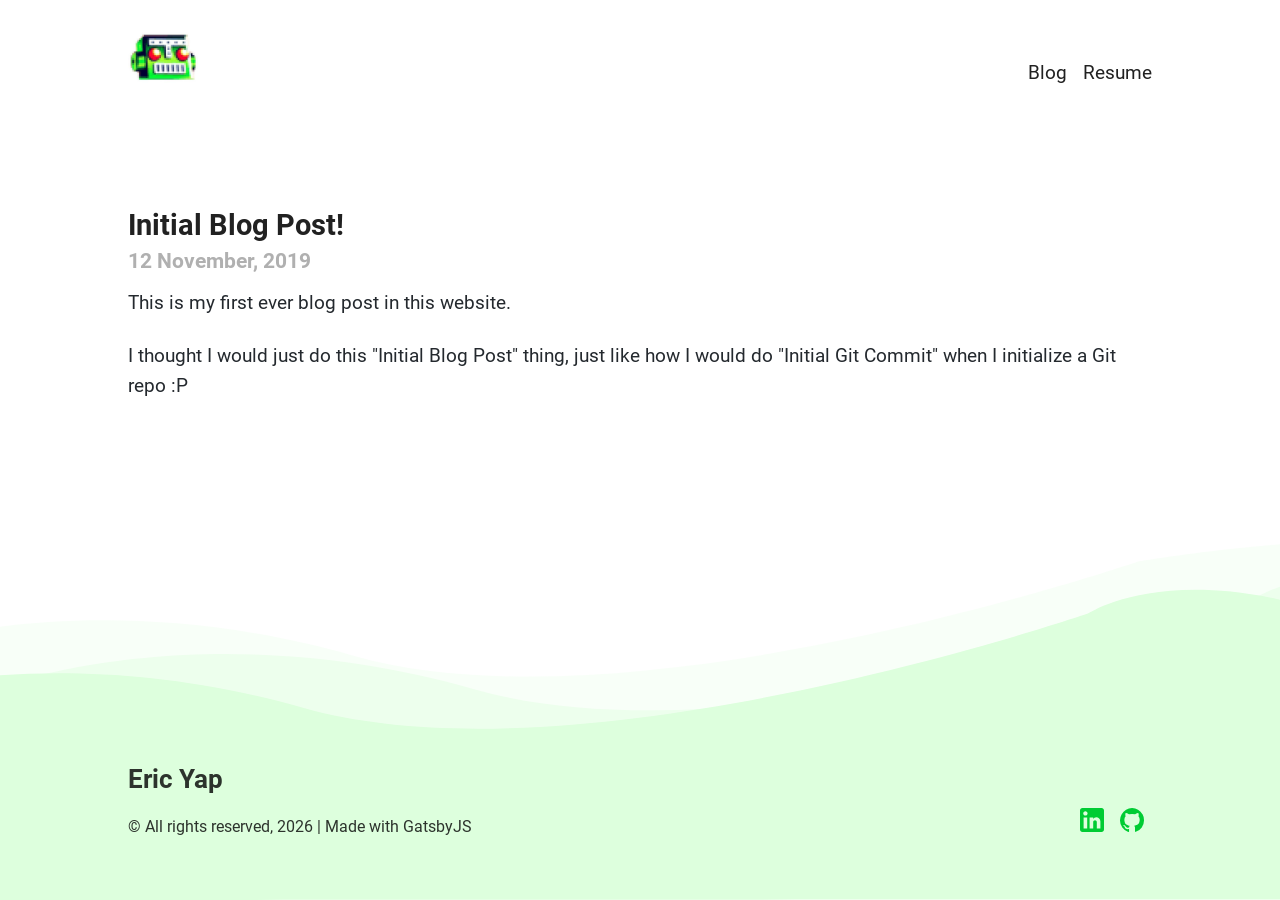
<file: blog/initial/index.html>
<!DOCTYPE html><html lang="en"><head><meta charSet="utf-8"/><meta http-equiv="x-ua-compatible" content="ie=edge"/><meta name="viewport" content="width=device-width, initial-scale=1, shrink-to-fit=no"/><meta name="theme-color" content="#663399"/><meta data-react-helmet="true" name="twitter:description" content="Welcome to ericywl&#x27;s portfolio."/><meta data-react-helmet="true" name="twitter:title" content="Initial Blog Post!"/><meta data-react-helmet="true" name="twitter:creator" content="ericywl"/><meta data-react-helmet="true" name="twitter:card" content="summary"/><meta data-react-helmet="true" property="og:type" content="website"/><meta data-react-helmet="true" property="og:description" content="Welcome to ericywl&#x27;s portfolio."/><meta data-react-helmet="true" property="og:title" content="Initial Blog Post!"/><meta data-react-helmet="true" name="description" content="Welcome to ericywl&#x27;s portfolio."/><meta name="generator" content="Gatsby 4.19.2"/><style data-href="/styles.e8819a8b8e4978cca6ab.css" data-identity="gatsby-global-css">code[class*=language-],pre[class*=language-]{word-wrap:normal;background:none;color:#000;font-family:Consolas,Monaco,Andale Mono,Ubuntu Mono,monospace;font-size:1rem;-webkit-hyphens:none;hyphens:none;line-height:1.5;-o-tab-size:4;tab-size:4;text-align:left;text-shadow:0 1px #fff;white-space:pre;word-break:normal;word-spacing:normal}code[class*=language-] ::selection,code[class*=language-]::selection,pre[class*=language-] ::selection,pre[class*=language-]::selection{background:#b3d4fc;text-shadow:none}@media print{code[class*=language-],pre[class*=language-]{text-shadow:none}}pre[class*=language-]{margin:.5em 0;overflow:auto;padding:1em}:not(pre)>code[class*=language-],pre[class*=language-]{background:#f5f2f0}:not(pre)>code[class*=language-]{border-radius:.3em;padding:.1em;white-space:normal}.token.cdata,.token.comment,.token.doctype,.token.prolog{color:#708090}.token.punctuation{color:#999}.namespace{opacity:.7}.token.boolean,.token.constant,.token.deleted,.token.number,.token.property,.token.symbol,.token.tag{color:#905}.token.attr-name,.token.builtin,.token.char,.token.inserted,.token.selector,.token.string{color:#690}.language-css .token.string,.style .token.string,.token.entity,.token.operator,.token.url{background:hsla(0,0%,100%,.5);color:#9a6e3a}.token.atrule,.token.attr-value,.token.keyword{color:#07a}.token.class-name,.token.function{color:#dd4a68}.token.important,.token.regex,.token.variable{color:#e90}.token.bold,.token.important{font-weight:700}.token.italic{font-style:italic}.token.entity{cursor:help}@font-face{font-display:fallback;font-family:Roboto;font-style:normal;font-weight:400;src:url(/static/roboto-v18-latin-regular-1df558950e461ee8e0c15dd4d7a785bb.eot);src:local("Roboto"),local("Roboto-Regular"),url(/static/roboto-v18-latin-regular-1df558950e461ee8e0c15dd4d7a785bb.eot?#iefix) format("embedded-opentype"),url(/static/roboto-v18-latin-regular-cb41c1e71debe927815c690f8bb471b0.woff2) format("woff2"),url(/static/roboto-v18-latin-regular-fbebe70817c0f48eb4ee894d68e5562f.woff) format("woff"),url(/static/roboto-v18-latin-regular-cf27fb904103a7092df11a026c7c3089.ttf) format("truetype"),url(/static/roboto-v18-latin-regular-4f862c8ba4ed785461ee30cf79232437.svg#Roboto) format("svg")}@font-face{font-display:fallback;font-family:Roboto;font-style:normal;font-weight:700;src:url(/static/roboto-v18-latin-700-6ce36f3aaaf390fae319ba217bd0f6da.eot);src:local("Roboto Bold"),local("Roboto-Bold"),url(/static/roboto-v18-latin-700-6ce36f3aaaf390fae319ba217bd0f6da.eot?#iefix) format("embedded-opentype"),url(/static/roboto-v18-latin-700-1ab7bbddcdbde1b6f27436ac335939c3.woff2) format("woff2"),url(/static/roboto-v18-latin-700-2b389797cf8bdbea58fb3cd70ea188b5.woff) format("woff"),url(/static/roboto-v18-latin-700-2365a6c8e23aca221a5766b4ab514fa2.ttf) format("truetype"),url(/static/roboto-v18-latin-700-9cc0e6124996a89894204ad52a5b394d.svg#Roboto) format("svg")}</style><title data-react-helmet="true">Initial Blog Post! | Eric Yap</title><style data-styled="" data-styled-version="5.3.5">.gWJTJk{min-height:100vh;display:-webkit-box;display:-webkit-flex;display:-ms-flexbox;display:flex;-webkit-flex-direction:column;-ms-flex-direction:column;flex-direction:column;}/*!sc*/
data-styled.g1[id="styles__Wrapper-sc-eukzqx-0"]{content:"gWJTJk,"}/*!sc*/
html{font-family:'Roboto',Helvetica,sans-serif;-ms-text-size-adjust:100%;-webkit-text-size-adjust:100%;}/*!sc*/
html article,html aside,html details,html figcaption,html figure,html footer,html header,html main,html menu,html nav,html section,html summary{display:block;}/*!sc*/
html audio,html canvas,html progress,html video{display:inline-block;}/*!sc*/
html audio:not([controls]){display:none;height:0;}/*!sc*/
html progress{vertical-align:baseline;}/*!sc*/
html [hidden],html template{display:none;}/*!sc*/
html a{background-color:transparent;-webkit-text-decoration-skip:objects;}/*!sc*/
html a:active,html a:hover{outline-width:0;}/*!sc*/
html abbr[title]{border-bottom:none;-webkit-text-decoration:underline;text-decoration:underline;-webkit-text-decoration:underline dotted;text-decoration:underline dotted;}/*!sc*/
html b,html strong{font-weight:inherit;font-weight:bolder;}/*!sc*/
html dfn{font-style:italic;}/*!sc*/
html h1{font-size:2em;margin:0.67em 0;}/*!sc*/
html mark{background-color:#ff0;color:#000;}/*!sc*/
html small{font-size:80%;}/*!sc*/
html sub,html sup{font-size:75%;line-height:0;position:relative;vertical-align:baseline;}/*!sc*/
html sub{bottom:-0.25em;}/*!sc*/
html sup{top:-0.5em;}/*!sc*/
html img{border-style:none;}/*!sc*/
html svg:not(:root){overflow:hidden;}/*!sc*/
html code,html kbd,html pre,html samp{font-family:monospace,monospace;font-size:1em;}/*!sc*/
html figure{margin:1em 40px;}/*!sc*/
html hr{box-sizing:content-box;height:0;overflow:visible;}/*!sc*/
html button,html input,html optgroup,html select,html textarea{font:inherit;margin:0;}/*!sc*/
html optgroup{font-weight:700;}/*!sc*/
html button,html input{overflow:visible;}/*!sc*/
html button,html select{text-transform:none;}/*!sc*/
html [type='reset'],html [type='submit'],html button,html html [type='button']{-webkit-appearance:button;}/*!sc*/
html [type='button']::-moz-focus-inner,html [type='reset']::-moz-focus-inner,html [type='submit']::-moz-focus-inner,html button::-moz-focus-inner{border-style:none;padding:0;}/*!sc*/
html [type='button']:-moz-focusring,html [type='reset']:-moz-focusring,html [type='submit']:-moz-focusring,html button:-moz-focusring{outline:1px dotted ButtonText;}/*!sc*/
html fieldset{border:1px solid silver;margin:0 2px;padding:0.35em 0.625em 0.75em;}/*!sc*/
html legend{box-sizing:border-box;color:inherit;display:table;max-width:100%;padding:0;white-space:normal;}/*!sc*/
html textarea{overflow:auto;}/*!sc*/
html [type='checkbox'],html [type='radio']{box-sizing:border-box;padding:0;}/*!sc*/
html [type='number']::-webkit-inner-spin-button,html [type='number']::-webkit-outer-spin-button{height:auto;}/*!sc*/
html [type='search']{-webkit-appearance:textfield;outline-offset:-2px;}/*!sc*/
html [type='search']::-webkit-search-cancel-button,html [type='search']::-webkit-search-decoration{-webkit-appearance:none;}/*!sc*/
html::-webkit-input-placeholder{color:inherit;opacity:0.54;}/*!sc*/
html::-webkit-file-upload-button{-webkit-appearance:button;font:inherit;}/*!sc*/
html html{font:112.5%/1.45em georgia,serif;box-sizing:border-box;overflow-y:scroll;}/*!sc*/
html *{box-sizing:inherit;}/*!sc*/
html *:before{box-sizing:inherit;}/*!sc*/
html *:after{box-sizing:inherit;}/*!sc*/
html img{max-width:100%;margin-left:0;margin-right:0;margin-top:0;padding-bottom:0;padding-left:0;padding-right:0;padding-top:0;margin-bottom:1.45rem;}/*!sc*/
html h1{margin-left:0;margin-right:0;margin-top:0;padding-bottom:0;padding-left:0;padding-right:0;padding-top:0;margin-bottom:1.45rem;color:inherit;font-weight:bold;text-rendering:optimizeLegibility;font-size:2.25rem;line-height:1.1;}/*!sc*/
html h2{margin-left:0;margin-right:0;margin-top:0;padding-bottom:0;padding-left:0;padding-right:0;padding-top:0;margin-bottom:1.45rem;color:inherit;font-weight:bold;text-rendering:optimizeLegibility;font-size:1.62671rem;line-height:1.1;}/*!sc*/
html h3{margin-left:0;margin-right:0;margin-top:0;padding-bottom:0;padding-left:0;padding-right:0;padding-top:0;margin-bottom:1.45rem;color:inherit;font-weight:bold;text-rendering:optimizeLegibility;font-size:1.38316rem;line-height:1.1;}/*!sc*/
html h4{margin-left:0;margin-right:0;margin-top:0;padding-bottom:0;padding-left:0;padding-right:0;padding-top:0;margin-bottom:1.45rem;color:inherit;font-weight:bold;text-rendering:optimizeLegibility;font-size:1rem;line-height:1.1;}/*!sc*/
html h5{margin-left:0;margin-right:0;margin-top:0;padding-bottom:0;padding-left:0;padding-right:0;padding-top:0;margin-bottom:1.45rem;color:inherit;font-weight:bold;text-rendering:optimizeLegibility;font-size:0.85028rem;line-height:1.1;}/*!sc*/
html h6{margin-left:0;margin-right:0;margin-top:0;padding-bottom:0;padding-left:0;padding-right:0;padding-top:0;margin-bottom:1.45rem;color:inherit;font-weight:bold;text-rendering:optimizeLegibility;font-size:0.78405rem;line-height:1.1;}/*!sc*/
html hgroup{margin-left:0;margin-right:0;margin-top:0;padding-bottom:0;padding-left:0;padding-right:0;padding-top:0;margin-bottom:1.45rem;}/*!sc*/
html ul{margin-left:1.45rem;margin-right:0;margin-top:0;padding-bottom:0;padding-left:0;padding-right:0;padding-top:0;margin-bottom:1.45rem;list-style-position:outside;list-style-image:none;}/*!sc*/
html ol{margin-left:1.45rem;margin-right:0;margin-top:0;padding-bottom:0;padding-left:0;padding-right:0;padding-top:0;margin-bottom:1.45rem;list-style-position:outside;list-style-image:none;}/*!sc*/
html dl{margin-left:0;margin-right:0;margin-top:0;padding-bottom:0;padding-left:0;padding-right:0;padding-top:0;margin-bottom:1.45rem;}/*!sc*/
html dd{margin-left:0;margin-right:0;margin-top:0;padding-bottom:0;padding-left:0;padding-right:0;padding-top:0;margin-bottom:1.45rem;}/*!sc*/
html p{margin-left:0;margin-right:0;margin-top:0;padding-bottom:0;padding-left:0;padding-right:0;padding-top:0;margin-bottom:1.45rem;}/*!sc*/
html figure{margin-left:0;margin-right:0;margin-top:0;padding-bottom:0;padding-left:0;padding-right:0;padding-top:0;margin-bottom:1.45rem;}/*!sc*/
html pre{margin-left:0;margin-right:0;margin-top:0;padding-bottom:0;padding-left:0;padding-right:0;padding-top:0;margin-bottom:1.45rem;font-size:0.85rem;line-height:1.42;background:hsla(0,0%,0%,0.04);border-radius:3px;overflow:auto;word-wrap:normal;padding:1.45rem;}/*!sc*/
html table{margin-left:0;margin-right:0;margin-top:0;padding-bottom:0;padding-left:0;padding-right:0;padding-top:0;margin-bottom:1.45rem;font-size:1rem;line-height:1.45rem;border-collapse:collapse;width:100%;}/*!sc*/
html fieldset{margin-left:0;margin-right:0;margin-top:0;padding-bottom:0;padding-left:0;padding-right:0;padding-top:0;margin-bottom:1.45rem;}/*!sc*/
html blockquote{margin-left:1.45rem;margin-right:1.45rem;margin-top:0;padding-bottom:0;padding-left:0;padding-right:0;padding-top:0;margin-bottom:1.45rem;}/*!sc*/
html form{margin-left:0;margin-right:0;margin-top:0;padding-bottom:0;padding-left:0;padding-right:0;padding-top:0;margin-bottom:1.45rem;}/*!sc*/
html noscript{margin-left:0;margin-right:0;margin-top:0;padding-bottom:0;padding-left:0;padding-right:0;padding-top:0;margin-bottom:1.45rem;}/*!sc*/
html iframe{margin-left:0;margin-right:0;margin-top:0;padding-bottom:0;padding-left:0;padding-right:0;padding-top:0;margin-bottom:1.45rem;}/*!sc*/
html hr{margin-left:0;margin-right:0;margin-top:0;padding-bottom:0;padding-left:0;padding-right:0;padding-top:0;margin-bottom:calc(1.45rem - 1px);background:hsla(0,0%,0%,0.2);border:none;height:1px;}/*!sc*/
html address{margin-left:0;margin-right:0;margin-top:0;padding-bottom:0;padding-left:0;padding-right:0;padding-top:0;margin-bottom:1.45rem;}/*!sc*/
html b{font-weight:bold;}/*!sc*/
html strong{font-weight:bold;}/*!sc*/
html dt{font-weight:bold;}/*!sc*/
html th{font-weight:bold;}/*!sc*/
html li{margin-bottom:calc(1.45rem / 2);}/*!sc*/
html ol li{padding-left:0;}/*!sc*/
html ul li{padding-left:0;}/*!sc*/
html li > ol{margin-left:1.45rem;margin-bottom:calc(1.45rem / 2);margin-top:calc(1.45rem / 2);}/*!sc*/
html li > ul{margin-left:1.45rem;margin-bottom:calc(1.45rem / 2);margin-top:calc(1.45rem / 2);}/*!sc*/
html blockquote *:last-child{margin-bottom:0;}/*!sc*/
html li *:last-child{margin-bottom:0;}/*!sc*/
html p *:last-child{margin-bottom:0;}/*!sc*/
html li > p{margin-bottom:calc(1.45rem / 2);}/*!sc*/
html code{font-size:0.85rem;line-height:1.45rem;}/*!sc*/
html kbd{font-size:0.85rem;line-height:1.45rem;}/*!sc*/
html samp{font-size:0.85rem;line-height:1.45rem;}/*!sc*/
html abbr{border-bottom:1px dotted hsla(0,0%,0%,0.5);cursor:help;}/*!sc*/
html acronym{border-bottom:1px dotted hsla(0,0%,0%,0.5);cursor:help;}/*!sc*/
html abbr[title]{border-bottom:1px dotted hsla(0,0%,0%,0.5);cursor:help;-webkit-text-decoration:none;text-decoration:none;}/*!sc*/
html thead{text-align:left;}/*!sc*/
html td,html th{text-align:left;border-bottom:1px solid hsla(0,0%,0%,0.12);font-feature-settings:'tnum';-moz-font-feature-settings:'tnum';-ms-font-feature-settings:'tnum';-webkit-font-feature-settings:'tnum';padding-left:0.96667rem;padding-right:0.96667rem;padding-top:0.725rem;padding-bottom:calc(0.725rem - 1px);}/*!sc*/
html th:first-child,html td:first-child{padding-left:0;}/*!sc*/
html th:last-child,html td:last-child{padding-right:0;}/*!sc*/
html tt,html code{background-color:hsla(0,0%,0%,0.04);border-radius:3px;font-family:'SFMono-Regular',Consolas,'Roboto Mono','Droid Sans Mono','Liberation Mono',Menlo,Courier,monospace;padding:0;padding-top:0.2em;padding-bottom:0.2em;}/*!sc*/
html pre code{background:none;line-height:1.42;}/*!sc*/
html code:before,html code:after,html tt:before,html tt:after{-webkit-letter-spacing:-0.2em;-moz-letter-spacing:-0.2em;-ms-letter-spacing:-0.2em;letter-spacing:-0.2em;content:' ';}/*!sc*/
html pre code:before,html pre code:after,html pre tt:before,html pre tt:after{content:'';}/*!sc*/
@media only screen and (max-width:480px){html html{font-size:100%;}}/*!sc*/
html body{margin:0;padding:0;font-family:'Roboto',Helvetica,sans-serif;color:hsla(0,0%,0%,0.8);font-weight:normal;word-wrap:break-word;font-kerning:normal;-moz-font-feature-settings:'kern','liga','clig','calt';-ms-font-feature-settings:'kern','liga','clig','calt';-webkit-font-feature-settings:'kern','liga','clig','calt';font-feature-settings:'kern','liga','clig','calt';}/*!sc*/
html a{-webkit-text-decoration:none;text-decoration:none;}/*!sc*/
html input:focus,html select:focus,html textarea:focus,html button:focus{outline:none;}/*!sc*/
data-styled.g2[id="sc-global-bNTuKq1"]{content:"sc-global-bNTuKq1,"}/*!sc*/
.hUcbzV a{color:#6d6d6d;font-size:14pt;-webkit-text-decoration:none;text-decoration:none;margin-right:1rem;padding-bottom:5px;}/*!sc*/
.hUcbzV a:last-child{margin-right:unset;}/*!sc*/
.hUcbzV a:hover{border-bottom:3px solid black;-webkit-transition:0.2s;transition:0.2s;}/*!sc*/
@media (max-width:960px){.hUcbzV a{font-size:12pt;}}/*!sc*/
data-styled.g3[id="styles__SideLinks-sc-1a4s39s-0"]{content:"hUcbzV,"}/*!sc*/
.cmlgtD{background:transparent;width:100%;}/*!sc*/
data-styled.g4[id="styles__Wrapper-sc-1a4s39s-1"]{content:"cmlgtD,"}/*!sc*/
.clDgqy{padding:1.5rem 0;display:-webkit-box;display:-webkit-flex;display:-ms-flexbox;display:flex;-webkit-align-items:center;-webkit-box-align:center;-ms-flex-align:center;align-items:center;-webkit-box-pack:justify;-webkit-justify-content:space-between;-ms-flex-pack:justify;justify-content:space-between;}/*!sc*/
.clDgqy a{color:#212121;}/*!sc*/
data-styled.g5[id="styles__Navbar-sc-1a4s39s-2"]{content:"clDgqy,"}/*!sc*/
.haowzk{max-width:1280px;margin:0 auto;width:90%;}/*!sc*/
@media (min-width:601px){.haowzk{width:90%;}}/*!sc*/
@media (min-width:993px){.haowzk{width:80%;}}/*!sc*/
data-styled.g6[id="Container-sc-71mwbo-0"]{content:"haowzk,"}/*!sc*/
.fKUBSE{margin-top:auto;padding:28rem 0 4rem 0;background-image:url([data-uri]);background-size:cover;background-position:top;background-repeat:no-repeat;}/*!sc*/
@media (max-width:1960px){.fKUBSE{padding:14rem 0 4rem;}}/*!sc*/
@media (max-width:680px){.fKUBSE{padding-bottom:1rem;}}/*!sc*/
data-styled.g7[id="styles__Wrapper-sc-jz7fvv-0"]{content:"fKUBSE,"}/*!sc*/
.lamjwN{display:-webkit-box;display:-webkit-flex;display:-ms-flexbox;display:flex;-webkit-align-items:flex-end;-webkit-box-align:flex-end;-ms-flex-align:flex-end;align-items:flex-end;-webkit-box-pack:justify;-webkit-justify-content:space-between;-ms-flex-pack:justify;justify-content:space-between;}/*!sc*/
@media (max-width:680px){.lamjwN{-webkit-flex-direction:column;-ms-flex-direction:column;flex-direction:column;text-align:center;-webkit-align-iterms:center;-webkit-box-align-iterms:center;-ms-flex-align-iterms:center;align-iterms:center;}}/*!sc*/
data-styled.g8[id="styles__Flex-sc-jz7fvv-1"]{content:"lamjwN,"}/*!sc*/
.bgQgZl{display:-webkit-box;display:-webkit-flex;display:-ms-flexbox;display:flex;-webkit-align-items:center;-webkit-box-align:center;-ms-flex-align:center;align-items:center;}/*!sc*/
.bgQgZl a{margin:0 0.5rem;}/*!sc*/
.bgQgZl a img{margin:0;}/*!sc*/
data-styled.g9[id="styles__Socials-sc-jz7fvv-2"]{content:"bgQgZl,"}/*!sc*/
@media (max-width:680px){.iqjUYs{margin-bottom:2rem;}}/*!sc*/
data-styled.g10[id="styles__Details-sc-jz7fvv-3"]{content:"iqjUYs,"}/*!sc*/
.ensqmD{padding:4rem 0;-webkit-align-items:center;-webkit-box-align:center;-ms-flex-align:center;align-items:center;}/*!sc*/
@media (max-width:960px){.ensqmD{padding:2rem 0;}}/*!sc*/
data-styled.g11[id="styles__Wrapper-sc-162fun2-0"]{content:"ensqmD,"}/*!sc*/
.kGJOSq h3{margin-bottom:0.5rem;font-size:22pt;color:#212121;}/*!sc*/
@media (max-width:680px){.kGJOSq h3{font-size:20pt;}}/*!sc*/
.kGJOSq h4{margin-bottom:1rem;font-size:16pt;color:#b0b0b0;}/*!sc*/
@media (max-width:680px){.kGJOSq h4{font-size:14pt;}}/*!sc*/
data-styled.g12[id="styles__Heading-sc-162fun2-1"]{content:"kGJOSq,"}/*!sc*/
.fXXyvW{font-size:14pt;line-height:1.6;color:#24292e;}/*!sc*/
@media (max-width:680){.fXXyvW{font-size:12pt;line-height:1.5;}}/*!sc*/
.fXXyvW h1,.fXXyvW h2{border-bottom:1px solid #eaecef;padding-bottom:0.3rem;}/*!sc*/
.fXXyvW h1,.fXXyvW h2,.fXXyvW h3,.fXXyvW h4,.fXXyvW h5,.fXXyvW h6{font-weight:600;line-height:1.25;margin-bottom:16px;margin-top:24px;}/*!sc*/
.fXXyvW blockquote{border-left:0.25rem solid #dfe2e5;color:#6a737d;padding:0 1rem;}/*!sc*/
.fXXyvW ol,.fXXyvW ul{padding:0 1rem;}/*!sc*/
.fXXyvW code{background-color:rgba(27,31,35,0.05);border-radius:3px;font-size:85%;margin:0;padding:0.2rem 0.4rem;}/*!sc*/
.fXXyvW code::before,.fXXyvW code::after{display:none;}/*!sc*/
.fXXyvW pre > code{background:transparent;border:0;font-size:100%;margin:0;padding:0;white-space:pre;word-break:normal;}/*!sc*/
data-styled.g13[id="styles__Content-sc-162fun2-2"]{content:"fXXyvW,"}/*!sc*/
</style><link rel="icon" href="/favicon-32x32.png?v=072c850fa558d850d62f8fb6aac1b13a" type="image/png"/><link rel="manifest" href="/manifest.webmanifest" crossorigin="anonymous"/><link rel="apple-touch-icon" sizes="48x48" href="/icons/icon-48x48.png?v=072c850fa558d850d62f8fb6aac1b13a"/><link rel="apple-touch-icon" sizes="72x72" href="/icons/icon-72x72.png?v=072c850fa558d850d62f8fb6aac1b13a"/><link rel="apple-touch-icon" sizes="96x96" href="/icons/icon-96x96.png?v=072c850fa558d850d62f8fb6aac1b13a"/><link rel="apple-touch-icon" sizes="144x144" href="/icons/icon-144x144.png?v=072c850fa558d850d62f8fb6aac1b13a"/><link rel="apple-touch-icon" sizes="192x192" href="/icons/icon-192x192.png?v=072c850fa558d850d62f8fb6aac1b13a"/><link rel="apple-touch-icon" sizes="256x256" href="/icons/icon-256x256.png?v=072c850fa558d850d62f8fb6aac1b13a"/><link rel="apple-touch-icon" sizes="384x384" href="/icons/icon-384x384.png?v=072c850fa558d850d62f8fb6aac1b13a"/><link rel="apple-touch-icon" sizes="512x512" href="/icons/icon-512x512.png?v=072c850fa558d850d62f8fb6aac1b13a"/></head><body><div id="___gatsby"><div style="outline:none" tabindex="-1" id="gatsby-focus-wrapper"><div class="styles__Wrapper-sc-eukzqx-0 gWJTJk"><div class="styles__Wrapper-sc-1a4s39s-1 cmlgtD"><div class="Container-sc-71mwbo-0 haowzk styles__Navbar-sc-1a4s39s-2 clDgqy"><a href="/"><img src="/static/robot-0dfbb54f9272af198505572766489b4b.png" width="70px" alt="Icon"/></a><div class="styles__SideLinks-sc-1a4s39s-0 hUcbzV"><a href="/blog">Blog</a><a href="/ericywl_resume.pdf" target="_blank" rel="noopener noreferrer">Resume</a></div></div></div><div class="Container-sc-71mwbo-0 haowzk styles__Wrapper-sc-162fun2-0 ensqmD"><div class="styles__Heading-sc-162fun2-1 kGJOSq"><h3>Initial Blog Post!</h3><h4>12 November, 2019</h4></div><div class="styles__Content-sc-162fun2-2 fXXyvW"><p>This is my first ever blog post in this website.</p>
<p>I thought I would just do this "Initial Blog Post" thing, just like how I would
do "Initial Git Commit" when I initialize a Git repo :P</p></div></div><div class="styles__Wrapper-sc-jz7fvv-0 fKUBSE"><div class="Container-sc-71mwbo-0 haowzk styles__Flex-sc-jz7fvv-1 lamjwN"><div class="styles__Details-sc-jz7fvv-3 iqjUYs"><h2>Eric Yap</h2><span>© All rights reserved, <!-- -->2023<!-- --> | Made with GatsbyJS</span></div><div class="styles__Socials-sc-jz7fvv-2 bgQgZl"><a href="https://linkedin.com/in/ericywl" target="_blank" rel="noopener noreferrer"><img src="/icons/linkedin.svg" width="24" alt="LinkedIn"/></a><a href="https://github.com/ericywl" target="_blank" rel="noopener noreferrer"><img src="/icons/github.svg" width="24" alt="GitHub"/></a></div></div></div></div></div><div id="gatsby-announcer" style="position:absolute;top:0;width:1px;height:1px;padding:0;overflow:hidden;clip:rect(0, 0, 0, 0);white-space:nowrap;border:0" aria-live="assertive" aria-atomic="true"></div></div><script id="gatsby-script-loader">/*<![CDATA[*/window.pagePath="/blog/initial/";window.___webpackCompilationHash="d82d6b627a39ecbd6bd3";/*]]>*/</script><script id="gatsby-chunk-mapping">/*<![CDATA[*/window.___chunkMapping={"polyfill":["/polyfill-6a2daf27b50fcb5a6582.js"],"app":["/app-67a8262135aa17821360.js"],"component---src-pages-404-js":["/component---src-pages-404-js-73d17fb2ede94f5ec7df.js"],"component---src-pages-blog-js":["/component---src-pages-blog-js-22337adfe6c417a8f88a.js"],"component---src-pages-index-js":["/component---src-pages-index-js-c8705e234eb59f1e98b6.js"],"component---src-templates-post-index-js":["/component---src-templates-post-index-js-dbd140ee6f50e9c92539.js"]};/*]]>*/</script><script src="/polyfill-6a2daf27b50fcb5a6582.js" nomodule=""></script><script src="/app-67a8262135aa17821360.js" async=""></script><script src="/framework-a4e155cd0476dc1ca208.js" async=""></script><script src="/webpack-runtime-76c5f579cefe76740a0d.js" async=""></script></body></html>
</file>
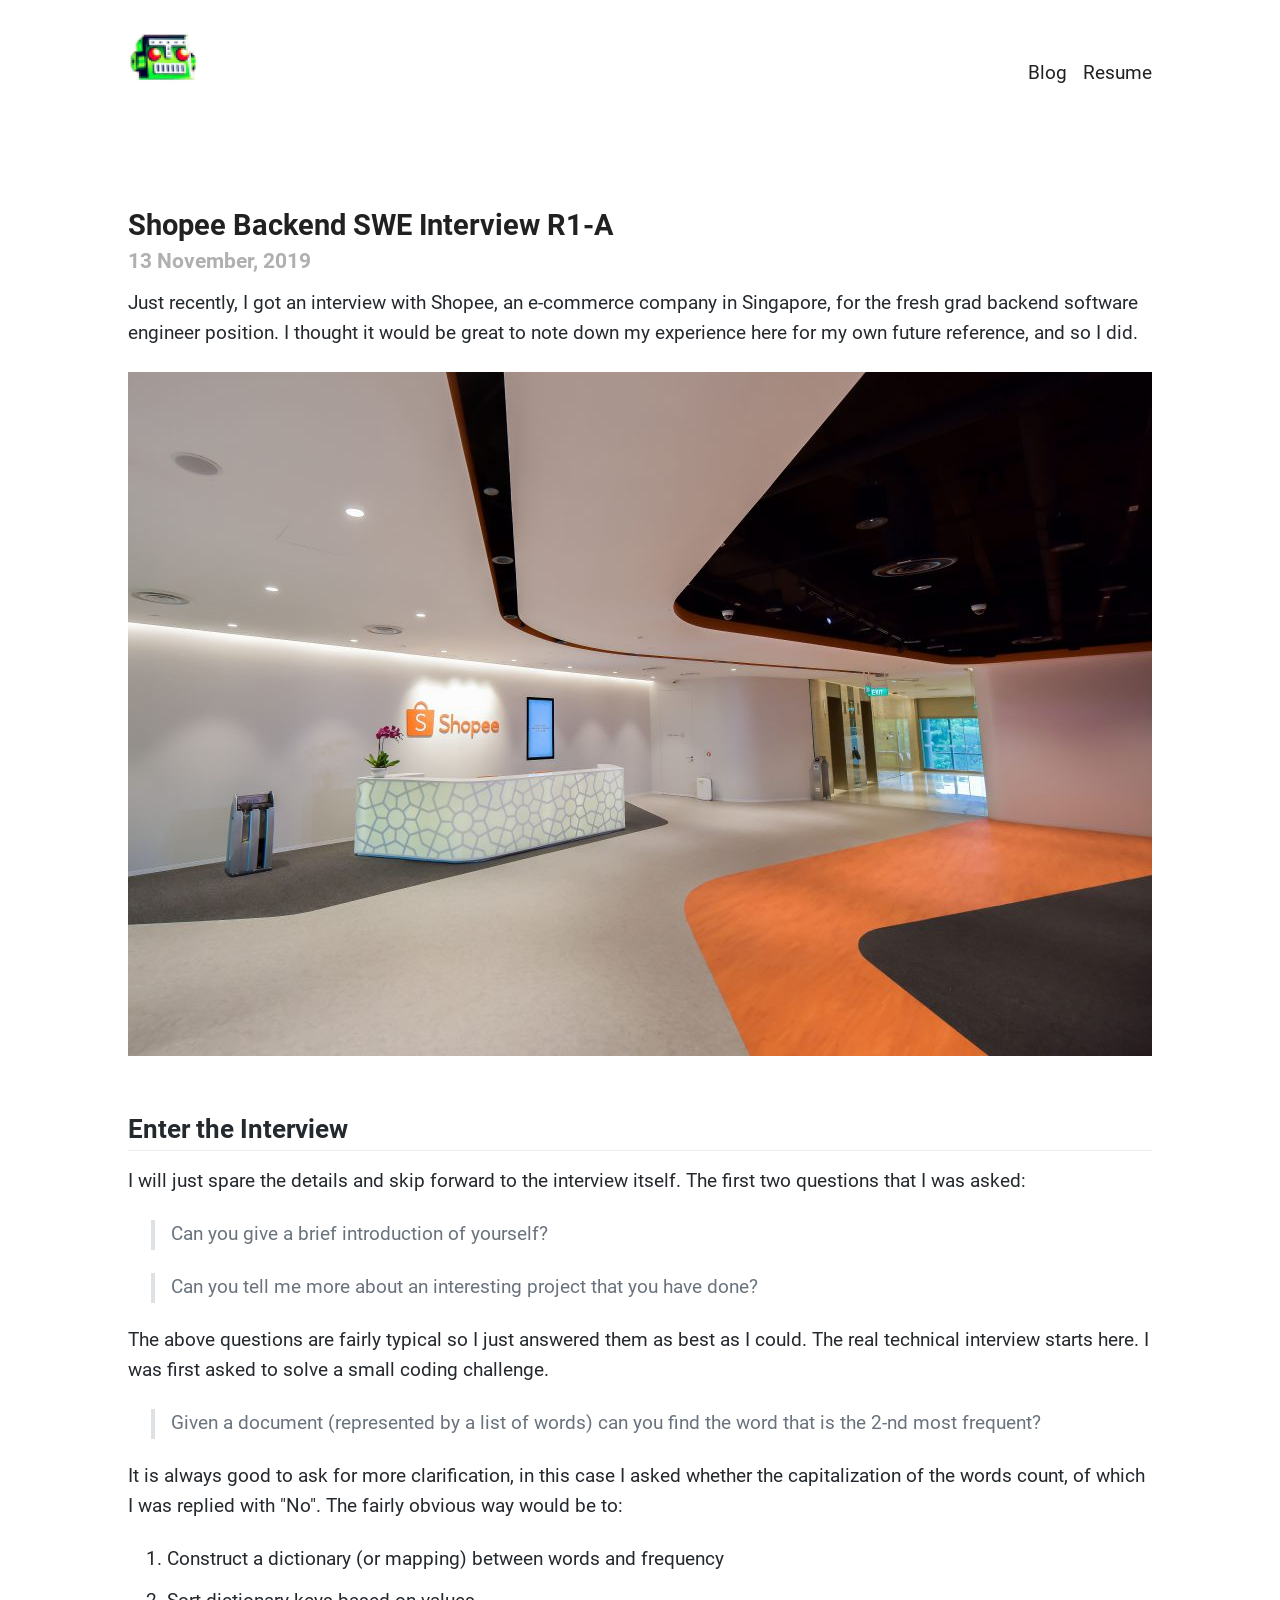
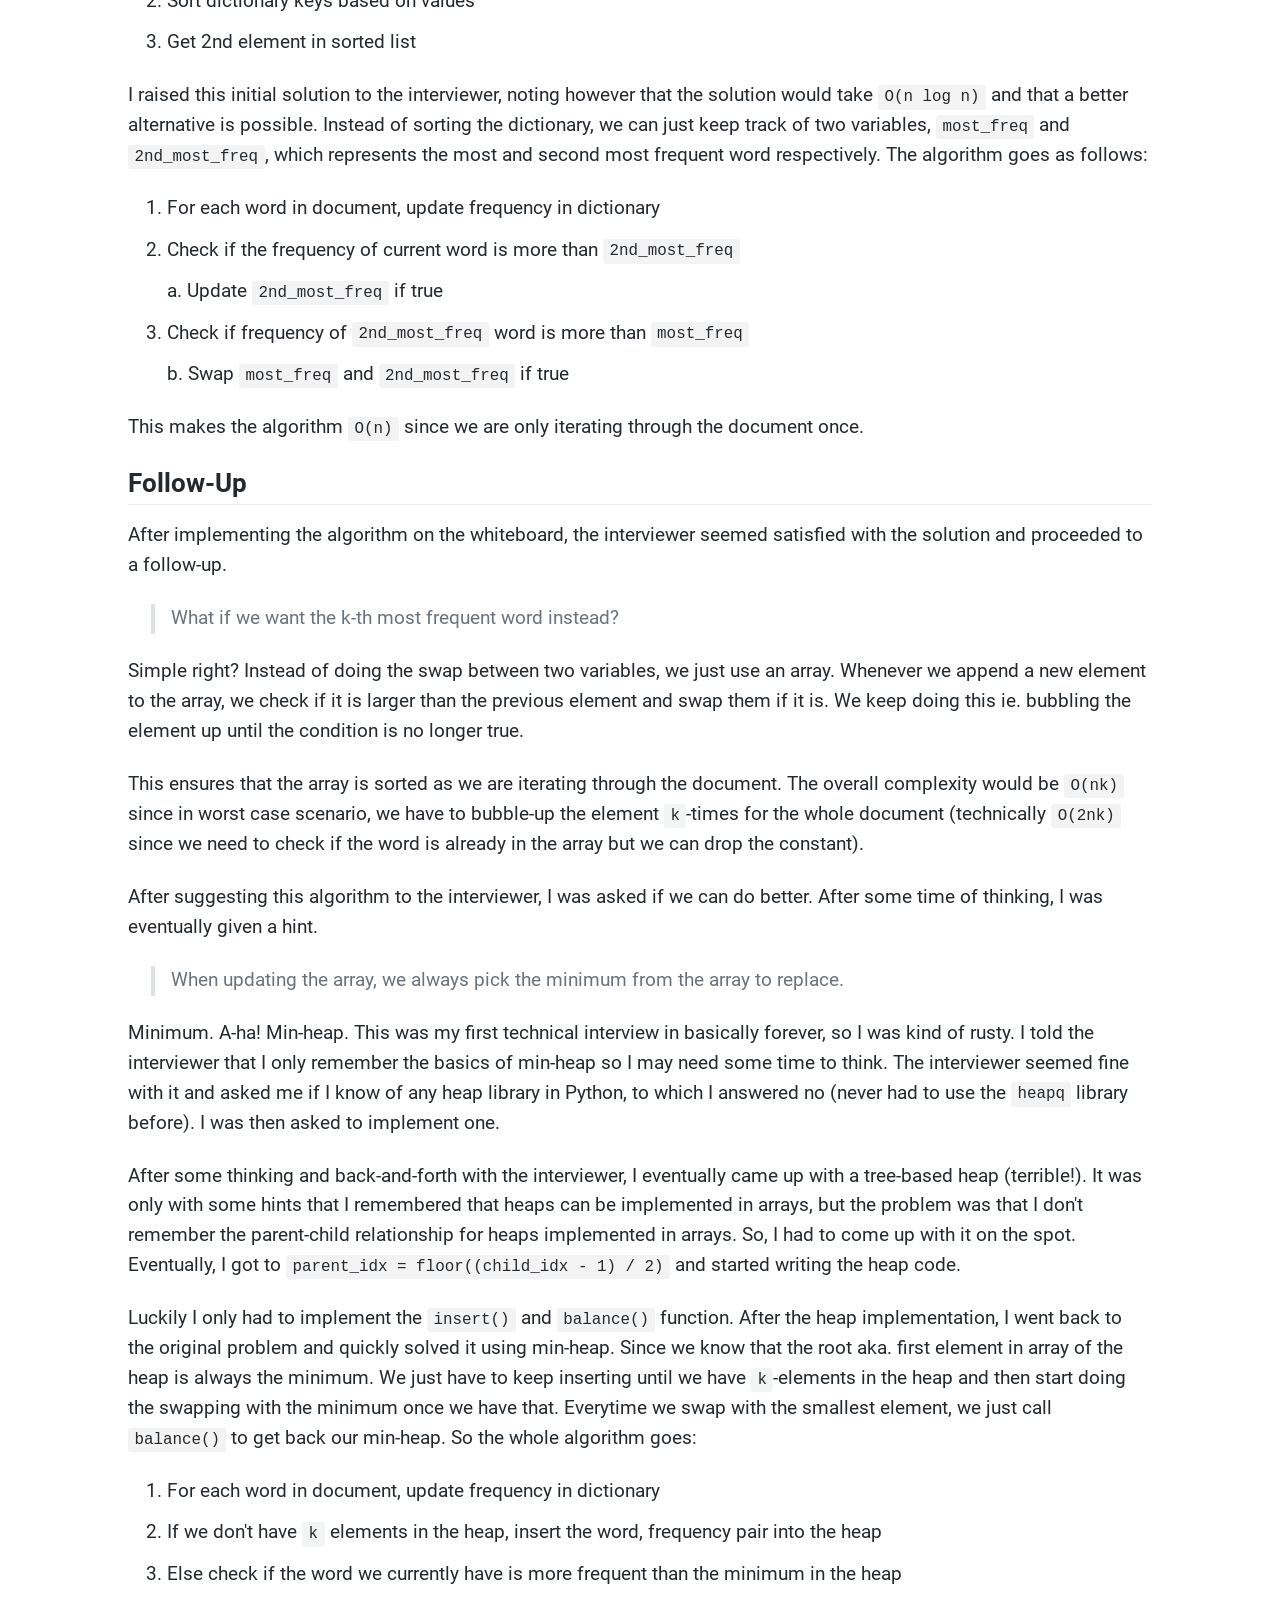
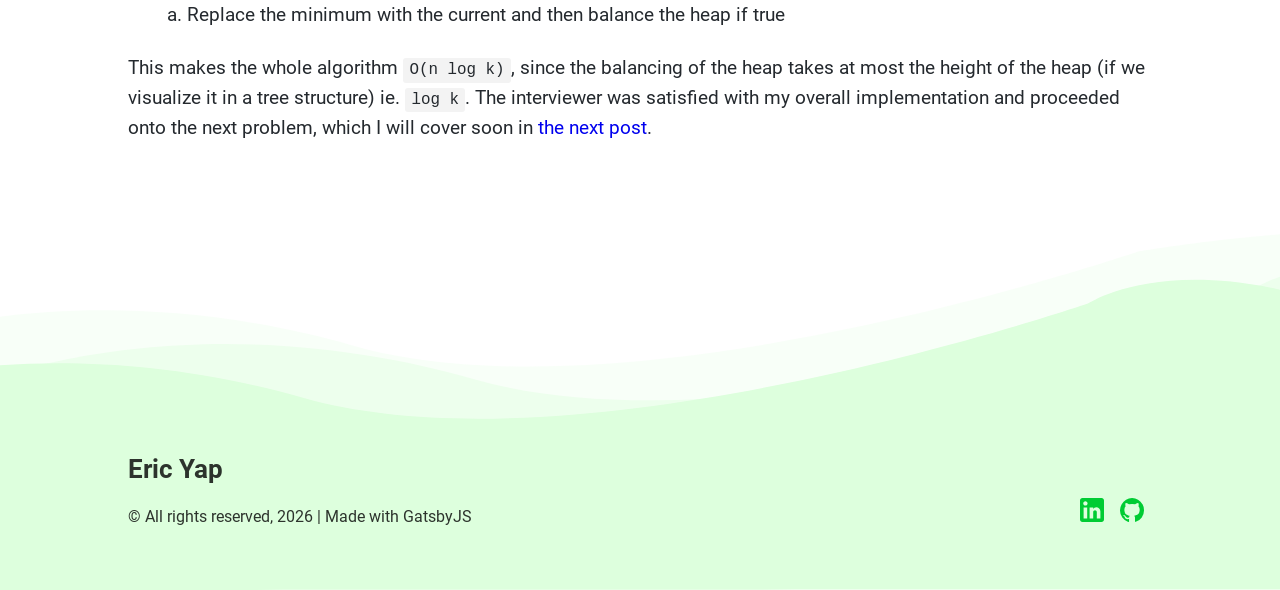
<file: blog/shopee-backend-1a/index.html>
<!DOCTYPE html><html lang="en"><head><meta charSet="utf-8"/><meta http-equiv="x-ua-compatible" content="ie=edge"/><meta name="viewport" content="width=device-width, initial-scale=1, shrink-to-fit=no"/><meta name="theme-color" content="#663399"/><meta data-react-helmet="true" name="twitter:description" content="Welcome to ericywl&#x27;s portfolio."/><meta data-react-helmet="true" name="twitter:title" content="Shopee Backend SWE Interview R1-A"/><meta data-react-helmet="true" name="twitter:creator" content="ericywl"/><meta data-react-helmet="true" name="twitter:card" content="summary"/><meta data-react-helmet="true" property="og:type" content="website"/><meta data-react-helmet="true" property="og:description" content="Welcome to ericywl&#x27;s portfolio."/><meta data-react-helmet="true" property="og:title" content="Shopee Backend SWE Interview R1-A"/><meta data-react-helmet="true" name="description" content="Welcome to ericywl&#x27;s portfolio."/><meta name="generator" content="Gatsby 4.19.2"/><style data-href="/styles.e8819a8b8e4978cca6ab.css" data-identity="gatsby-global-css">code[class*=language-],pre[class*=language-]{word-wrap:normal;background:none;color:#000;font-family:Consolas,Monaco,Andale Mono,Ubuntu Mono,monospace;font-size:1rem;-webkit-hyphens:none;hyphens:none;line-height:1.5;-o-tab-size:4;tab-size:4;text-align:left;text-shadow:0 1px #fff;white-space:pre;word-break:normal;word-spacing:normal}code[class*=language-] ::selection,code[class*=language-]::selection,pre[class*=language-] ::selection,pre[class*=language-]::selection{background:#b3d4fc;text-shadow:none}@media print{code[class*=language-],pre[class*=language-]{text-shadow:none}}pre[class*=language-]{margin:.5em 0;overflow:auto;padding:1em}:not(pre)>code[class*=language-],pre[class*=language-]{background:#f5f2f0}:not(pre)>code[class*=language-]{border-radius:.3em;padding:.1em;white-space:normal}.token.cdata,.token.comment,.token.doctype,.token.prolog{color:#708090}.token.punctuation{color:#999}.namespace{opacity:.7}.token.boolean,.token.constant,.token.deleted,.token.number,.token.property,.token.symbol,.token.tag{color:#905}.token.attr-name,.token.builtin,.token.char,.token.inserted,.token.selector,.token.string{color:#690}.language-css .token.string,.style .token.string,.token.entity,.token.operator,.token.url{background:hsla(0,0%,100%,.5);color:#9a6e3a}.token.atrule,.token.attr-value,.token.keyword{color:#07a}.token.class-name,.token.function{color:#dd4a68}.token.important,.token.regex,.token.variable{color:#e90}.token.bold,.token.important{font-weight:700}.token.italic{font-style:italic}.token.entity{cursor:help}@font-face{font-display:fallback;font-family:Roboto;font-style:normal;font-weight:400;src:url(/static/roboto-v18-latin-regular-1df558950e461ee8e0c15dd4d7a785bb.eot);src:local("Roboto"),local("Roboto-Regular"),url(/static/roboto-v18-latin-regular-1df558950e461ee8e0c15dd4d7a785bb.eot?#iefix) format("embedded-opentype"),url(/static/roboto-v18-latin-regular-cb41c1e71debe927815c690f8bb471b0.woff2) format("woff2"),url(/static/roboto-v18-latin-regular-fbebe70817c0f48eb4ee894d68e5562f.woff) format("woff"),url(/static/roboto-v18-latin-regular-cf27fb904103a7092df11a026c7c3089.ttf) format("truetype"),url(/static/roboto-v18-latin-regular-4f862c8ba4ed785461ee30cf79232437.svg#Roboto) format("svg")}@font-face{font-display:fallback;font-family:Roboto;font-style:normal;font-weight:700;src:url(/static/roboto-v18-latin-700-6ce36f3aaaf390fae319ba217bd0f6da.eot);src:local("Roboto Bold"),local("Roboto-Bold"),url(/static/roboto-v18-latin-700-6ce36f3aaaf390fae319ba217bd0f6da.eot?#iefix) format("embedded-opentype"),url(/static/roboto-v18-latin-700-1ab7bbddcdbde1b6f27436ac335939c3.woff2) format("woff2"),url(/static/roboto-v18-latin-700-2b389797cf8bdbea58fb3cd70ea188b5.woff) format("woff"),url(/static/roboto-v18-latin-700-2365a6c8e23aca221a5766b4ab514fa2.ttf) format("truetype"),url(/static/roboto-v18-latin-700-9cc0e6124996a89894204ad52a5b394d.svg#Roboto) format("svg")}</style><title data-react-helmet="true">Shopee Backend SWE Interview R1-A | Eric Yap</title><style data-styled="" data-styled-version="5.3.5">.gWJTJk{min-height:100vh;display:-webkit-box;display:-webkit-flex;display:-ms-flexbox;display:flex;-webkit-flex-direction:column;-ms-flex-direction:column;flex-direction:column;}/*!sc*/
data-styled.g1[id="styles__Wrapper-sc-eukzqx-0"]{content:"gWJTJk,"}/*!sc*/
html{font-family:'Roboto',Helvetica,sans-serif;-ms-text-size-adjust:100%;-webkit-text-size-adjust:100%;}/*!sc*/
html article,html aside,html details,html figcaption,html figure,html footer,html header,html main,html menu,html nav,html section,html summary{display:block;}/*!sc*/
html audio,html canvas,html progress,html video{display:inline-block;}/*!sc*/
html audio:not([controls]){display:none;height:0;}/*!sc*/
html progress{vertical-align:baseline;}/*!sc*/
html [hidden],html template{display:none;}/*!sc*/
html a{background-color:transparent;-webkit-text-decoration-skip:objects;}/*!sc*/
html a:active,html a:hover{outline-width:0;}/*!sc*/
html abbr[title]{border-bottom:none;-webkit-text-decoration:underline;text-decoration:underline;-webkit-text-decoration:underline dotted;text-decoration:underline dotted;}/*!sc*/
html b,html strong{font-weight:inherit;font-weight:bolder;}/*!sc*/
html dfn{font-style:italic;}/*!sc*/
html h1{font-size:2em;margin:0.67em 0;}/*!sc*/
html mark{background-color:#ff0;color:#000;}/*!sc*/
html small{font-size:80%;}/*!sc*/
html sub,html sup{font-size:75%;line-height:0;position:relative;vertical-align:baseline;}/*!sc*/
html sub{bottom:-0.25em;}/*!sc*/
html sup{top:-0.5em;}/*!sc*/
html img{border-style:none;}/*!sc*/
html svg:not(:root){overflow:hidden;}/*!sc*/
html code,html kbd,html pre,html samp{font-family:monospace,monospace;font-size:1em;}/*!sc*/
html figure{margin:1em 40px;}/*!sc*/
html hr{box-sizing:content-box;height:0;overflow:visible;}/*!sc*/
html button,html input,html optgroup,html select,html textarea{font:inherit;margin:0;}/*!sc*/
html optgroup{font-weight:700;}/*!sc*/
html button,html input{overflow:visible;}/*!sc*/
html button,html select{text-transform:none;}/*!sc*/
html [type='reset'],html [type='submit'],html button,html html [type='button']{-webkit-appearance:button;}/*!sc*/
html [type='button']::-moz-focus-inner,html [type='reset']::-moz-focus-inner,html [type='submit']::-moz-focus-inner,html button::-moz-focus-inner{border-style:none;padding:0;}/*!sc*/
html [type='button']:-moz-focusring,html [type='reset']:-moz-focusring,html [type='submit']:-moz-focusring,html button:-moz-focusring{outline:1px dotted ButtonText;}/*!sc*/
html fieldset{border:1px solid silver;margin:0 2px;padding:0.35em 0.625em 0.75em;}/*!sc*/
html legend{box-sizing:border-box;color:inherit;display:table;max-width:100%;padding:0;white-space:normal;}/*!sc*/
html textarea{overflow:auto;}/*!sc*/
html [type='checkbox'],html [type='radio']{box-sizing:border-box;padding:0;}/*!sc*/
html [type='number']::-webkit-inner-spin-button,html [type='number']::-webkit-outer-spin-button{height:auto;}/*!sc*/
html [type='search']{-webkit-appearance:textfield;outline-offset:-2px;}/*!sc*/
html [type='search']::-webkit-search-cancel-button,html [type='search']::-webkit-search-decoration{-webkit-appearance:none;}/*!sc*/
html::-webkit-input-placeholder{color:inherit;opacity:0.54;}/*!sc*/
html::-webkit-file-upload-button{-webkit-appearance:button;font:inherit;}/*!sc*/
html html{font:112.5%/1.45em georgia,serif;box-sizing:border-box;overflow-y:scroll;}/*!sc*/
html *{box-sizing:inherit;}/*!sc*/
html *:before{box-sizing:inherit;}/*!sc*/
html *:after{box-sizing:inherit;}/*!sc*/
html img{max-width:100%;margin-left:0;margin-right:0;margin-top:0;padding-bottom:0;padding-left:0;padding-right:0;padding-top:0;margin-bottom:1.45rem;}/*!sc*/
html h1{margin-left:0;margin-right:0;margin-top:0;padding-bottom:0;padding-left:0;padding-right:0;padding-top:0;margin-bottom:1.45rem;color:inherit;font-weight:bold;text-rendering:optimizeLegibility;font-size:2.25rem;line-height:1.1;}/*!sc*/
html h2{margin-left:0;margin-right:0;margin-top:0;padding-bottom:0;padding-left:0;padding-right:0;padding-top:0;margin-bottom:1.45rem;color:inherit;font-weight:bold;text-rendering:optimizeLegibility;font-size:1.62671rem;line-height:1.1;}/*!sc*/
html h3{margin-left:0;margin-right:0;margin-top:0;padding-bottom:0;padding-left:0;padding-right:0;padding-top:0;margin-bottom:1.45rem;color:inherit;font-weight:bold;text-rendering:optimizeLegibility;font-size:1.38316rem;line-height:1.1;}/*!sc*/
html h4{margin-left:0;margin-right:0;margin-top:0;padding-bottom:0;padding-left:0;padding-right:0;padding-top:0;margin-bottom:1.45rem;color:inherit;font-weight:bold;text-rendering:optimizeLegibility;font-size:1rem;line-height:1.1;}/*!sc*/
html h5{margin-left:0;margin-right:0;margin-top:0;padding-bottom:0;padding-left:0;padding-right:0;padding-top:0;margin-bottom:1.45rem;color:inherit;font-weight:bold;text-rendering:optimizeLegibility;font-size:0.85028rem;line-height:1.1;}/*!sc*/
html h6{margin-left:0;margin-right:0;margin-top:0;padding-bottom:0;padding-left:0;padding-right:0;padding-top:0;margin-bottom:1.45rem;color:inherit;font-weight:bold;text-rendering:optimizeLegibility;font-size:0.78405rem;line-height:1.1;}/*!sc*/
html hgroup{margin-left:0;margin-right:0;margin-top:0;padding-bottom:0;padding-left:0;padding-right:0;padding-top:0;margin-bottom:1.45rem;}/*!sc*/
html ul{margin-left:1.45rem;margin-right:0;margin-top:0;padding-bottom:0;padding-left:0;padding-right:0;padding-top:0;margin-bottom:1.45rem;list-style-position:outside;list-style-image:none;}/*!sc*/
html ol{margin-left:1.45rem;margin-right:0;margin-top:0;padding-bottom:0;padding-left:0;padding-right:0;padding-top:0;margin-bottom:1.45rem;list-style-position:outside;list-style-image:none;}/*!sc*/
html dl{margin-left:0;margin-right:0;margin-top:0;padding-bottom:0;padding-left:0;padding-right:0;padding-top:0;margin-bottom:1.45rem;}/*!sc*/
html dd{margin-left:0;margin-right:0;margin-top:0;padding-bottom:0;padding-left:0;padding-right:0;padding-top:0;margin-bottom:1.45rem;}/*!sc*/
html p{margin-left:0;margin-right:0;margin-top:0;padding-bottom:0;padding-left:0;padding-right:0;padding-top:0;margin-bottom:1.45rem;}/*!sc*/
html figure{margin-left:0;margin-right:0;margin-top:0;padding-bottom:0;padding-left:0;padding-right:0;padding-top:0;margin-bottom:1.45rem;}/*!sc*/
html pre{margin-left:0;margin-right:0;margin-top:0;padding-bottom:0;padding-left:0;padding-right:0;padding-top:0;margin-bottom:1.45rem;font-size:0.85rem;line-height:1.42;background:hsla(0,0%,0%,0.04);border-radius:3px;overflow:auto;word-wrap:normal;padding:1.45rem;}/*!sc*/
html table{margin-left:0;margin-right:0;margin-top:0;padding-bottom:0;padding-left:0;padding-right:0;padding-top:0;margin-bottom:1.45rem;font-size:1rem;line-height:1.45rem;border-collapse:collapse;width:100%;}/*!sc*/
html fieldset{margin-left:0;margin-right:0;margin-top:0;padding-bottom:0;padding-left:0;padding-right:0;padding-top:0;margin-bottom:1.45rem;}/*!sc*/
html blockquote{margin-left:1.45rem;margin-right:1.45rem;margin-top:0;padding-bottom:0;padding-left:0;padding-right:0;padding-top:0;margin-bottom:1.45rem;}/*!sc*/
html form{margin-left:0;margin-right:0;margin-top:0;padding-bottom:0;padding-left:0;padding-right:0;padding-top:0;margin-bottom:1.45rem;}/*!sc*/
html noscript{margin-left:0;margin-right:0;margin-top:0;padding-bottom:0;padding-left:0;padding-right:0;padding-top:0;margin-bottom:1.45rem;}/*!sc*/
html iframe{margin-left:0;margin-right:0;margin-top:0;padding-bottom:0;padding-left:0;padding-right:0;padding-top:0;margin-bottom:1.45rem;}/*!sc*/
html hr{margin-left:0;margin-right:0;margin-top:0;padding-bottom:0;padding-left:0;padding-right:0;padding-top:0;margin-bottom:calc(1.45rem - 1px);background:hsla(0,0%,0%,0.2);border:none;height:1px;}/*!sc*/
html address{margin-left:0;margin-right:0;margin-top:0;padding-bottom:0;padding-left:0;padding-right:0;padding-top:0;margin-bottom:1.45rem;}/*!sc*/
html b{font-weight:bold;}/*!sc*/
html strong{font-weight:bold;}/*!sc*/
html dt{font-weight:bold;}/*!sc*/
html th{font-weight:bold;}/*!sc*/
html li{margin-bottom:calc(1.45rem / 2);}/*!sc*/
html ol li{padding-left:0;}/*!sc*/
html ul li{padding-left:0;}/*!sc*/
html li > ol{margin-left:1.45rem;margin-bottom:calc(1.45rem / 2);margin-top:calc(1.45rem / 2);}/*!sc*/
html li > ul{margin-left:1.45rem;margin-bottom:calc(1.45rem / 2);margin-top:calc(1.45rem / 2);}/*!sc*/
html blockquote *:last-child{margin-bottom:0;}/*!sc*/
html li *:last-child{margin-bottom:0;}/*!sc*/
html p *:last-child{margin-bottom:0;}/*!sc*/
html li > p{margin-bottom:calc(1.45rem / 2);}/*!sc*/
html code{font-size:0.85rem;line-height:1.45rem;}/*!sc*/
html kbd{font-size:0.85rem;line-height:1.45rem;}/*!sc*/
html samp{font-size:0.85rem;line-height:1.45rem;}/*!sc*/
html abbr{border-bottom:1px dotted hsla(0,0%,0%,0.5);cursor:help;}/*!sc*/
html acronym{border-bottom:1px dotted hsla(0,0%,0%,0.5);cursor:help;}/*!sc*/
html abbr[title]{border-bottom:1px dotted hsla(0,0%,0%,0.5);cursor:help;-webkit-text-decoration:none;text-decoration:none;}/*!sc*/
html thead{text-align:left;}/*!sc*/
html td,html th{text-align:left;border-bottom:1px solid hsla(0,0%,0%,0.12);font-feature-settings:'tnum';-moz-font-feature-settings:'tnum';-ms-font-feature-settings:'tnum';-webkit-font-feature-settings:'tnum';padding-left:0.96667rem;padding-right:0.96667rem;padding-top:0.725rem;padding-bottom:calc(0.725rem - 1px);}/*!sc*/
html th:first-child,html td:first-child{padding-left:0;}/*!sc*/
html th:last-child,html td:last-child{padding-right:0;}/*!sc*/
html tt,html code{background-color:hsla(0,0%,0%,0.04);border-radius:3px;font-family:'SFMono-Regular',Consolas,'Roboto Mono','Droid Sans Mono','Liberation Mono',Menlo,Courier,monospace;padding:0;padding-top:0.2em;padding-bottom:0.2em;}/*!sc*/
html pre code{background:none;line-height:1.42;}/*!sc*/
html code:before,html code:after,html tt:before,html tt:after{-webkit-letter-spacing:-0.2em;-moz-letter-spacing:-0.2em;-ms-letter-spacing:-0.2em;letter-spacing:-0.2em;content:' ';}/*!sc*/
html pre code:before,html pre code:after,html pre tt:before,html pre tt:after{content:'';}/*!sc*/
@media only screen and (max-width:480px){html html{font-size:100%;}}/*!sc*/
html body{margin:0;padding:0;font-family:'Roboto',Helvetica,sans-serif;color:hsla(0,0%,0%,0.8);font-weight:normal;word-wrap:break-word;font-kerning:normal;-moz-font-feature-settings:'kern','liga','clig','calt';-ms-font-feature-settings:'kern','liga','clig','calt';-webkit-font-feature-settings:'kern','liga','clig','calt';font-feature-settings:'kern','liga','clig','calt';}/*!sc*/
html a{-webkit-text-decoration:none;text-decoration:none;}/*!sc*/
html input:focus,html select:focus,html textarea:focus,html button:focus{outline:none;}/*!sc*/
data-styled.g2[id="sc-global-bNTuKq1"]{content:"sc-global-bNTuKq1,"}/*!sc*/
.hUcbzV a{color:#6d6d6d;font-size:14pt;-webkit-text-decoration:none;text-decoration:none;margin-right:1rem;padding-bottom:5px;}/*!sc*/
.hUcbzV a:last-child{margin-right:unset;}/*!sc*/
.hUcbzV a:hover{border-bottom:3px solid black;-webkit-transition:0.2s;transition:0.2s;}/*!sc*/
@media (max-width:960px){.hUcbzV a{font-size:12pt;}}/*!sc*/
data-styled.g3[id="styles__SideLinks-sc-1a4s39s-0"]{content:"hUcbzV,"}/*!sc*/
.cmlgtD{background:transparent;width:100%;}/*!sc*/
data-styled.g4[id="styles__Wrapper-sc-1a4s39s-1"]{content:"cmlgtD,"}/*!sc*/
.clDgqy{padding:1.5rem 0;display:-webkit-box;display:-webkit-flex;display:-ms-flexbox;display:flex;-webkit-align-items:center;-webkit-box-align:center;-ms-flex-align:center;align-items:center;-webkit-box-pack:justify;-webkit-justify-content:space-between;-ms-flex-pack:justify;justify-content:space-between;}/*!sc*/
.clDgqy a{color:#212121;}/*!sc*/
data-styled.g5[id="styles__Navbar-sc-1a4s39s-2"]{content:"clDgqy,"}/*!sc*/
.haowzk{max-width:1280px;margin:0 auto;width:90%;}/*!sc*/
@media (min-width:601px){.haowzk{width:90%;}}/*!sc*/
@media (min-width:993px){.haowzk{width:80%;}}/*!sc*/
data-styled.g6[id="Container-sc-71mwbo-0"]{content:"haowzk,"}/*!sc*/
.fKUBSE{margin-top:auto;padding:28rem 0 4rem 0;background-image:url([data-uri]);background-size:cover;background-position:top;background-repeat:no-repeat;}/*!sc*/
@media (max-width:1960px){.fKUBSE{padding:14rem 0 4rem;}}/*!sc*/
@media (max-width:680px){.fKUBSE{padding-bottom:1rem;}}/*!sc*/
data-styled.g7[id="styles__Wrapper-sc-jz7fvv-0"]{content:"fKUBSE,"}/*!sc*/
.lamjwN{display:-webkit-box;display:-webkit-flex;display:-ms-flexbox;display:flex;-webkit-align-items:flex-end;-webkit-box-align:flex-end;-ms-flex-align:flex-end;align-items:flex-end;-webkit-box-pack:justify;-webkit-justify-content:space-between;-ms-flex-pack:justify;justify-content:space-between;}/*!sc*/
@media (max-width:680px){.lamjwN{-webkit-flex-direction:column;-ms-flex-direction:column;flex-direction:column;text-align:center;-webkit-align-iterms:center;-webkit-box-align-iterms:center;-ms-flex-align-iterms:center;align-iterms:center;}}/*!sc*/
data-styled.g8[id="styles__Flex-sc-jz7fvv-1"]{content:"lamjwN,"}/*!sc*/
.bgQgZl{display:-webkit-box;display:-webkit-flex;display:-ms-flexbox;display:flex;-webkit-align-items:center;-webkit-box-align:center;-ms-flex-align:center;align-items:center;}/*!sc*/
.bgQgZl a{margin:0 0.5rem;}/*!sc*/
.bgQgZl a img{margin:0;}/*!sc*/
data-styled.g9[id="styles__Socials-sc-jz7fvv-2"]{content:"bgQgZl,"}/*!sc*/
@media (max-width:680px){.iqjUYs{margin-bottom:2rem;}}/*!sc*/
data-styled.g10[id="styles__Details-sc-jz7fvv-3"]{content:"iqjUYs,"}/*!sc*/
.ensqmD{padding:4rem 0;-webkit-align-items:center;-webkit-box-align:center;-ms-flex-align:center;align-items:center;}/*!sc*/
@media (max-width:960px){.ensqmD{padding:2rem 0;}}/*!sc*/
data-styled.g11[id="styles__Wrapper-sc-162fun2-0"]{content:"ensqmD,"}/*!sc*/
.kGJOSq h3{margin-bottom:0.5rem;font-size:22pt;color:#212121;}/*!sc*/
@media (max-width:680px){.kGJOSq h3{font-size:20pt;}}/*!sc*/
.kGJOSq h4{margin-bottom:1rem;font-size:16pt;color:#b0b0b0;}/*!sc*/
@media (max-width:680px){.kGJOSq h4{font-size:14pt;}}/*!sc*/
data-styled.g12[id="styles__Heading-sc-162fun2-1"]{content:"kGJOSq,"}/*!sc*/
.fXXyvW{font-size:14pt;line-height:1.6;color:#24292e;}/*!sc*/
@media (max-width:680){.fXXyvW{font-size:12pt;line-height:1.5;}}/*!sc*/
.fXXyvW h1,.fXXyvW h2{border-bottom:1px solid #eaecef;padding-bottom:0.3rem;}/*!sc*/
.fXXyvW h1,.fXXyvW h2,.fXXyvW h3,.fXXyvW h4,.fXXyvW h5,.fXXyvW h6{font-weight:600;line-height:1.25;margin-bottom:16px;margin-top:24px;}/*!sc*/
.fXXyvW blockquote{border-left:0.25rem solid #dfe2e5;color:#6a737d;padding:0 1rem;}/*!sc*/
.fXXyvW ol,.fXXyvW ul{padding:0 1rem;}/*!sc*/
.fXXyvW code{background-color:rgba(27,31,35,0.05);border-radius:3px;font-size:85%;margin:0;padding:0.2rem 0.4rem;}/*!sc*/
.fXXyvW code::before,.fXXyvW code::after{display:none;}/*!sc*/
.fXXyvW pre > code{background:transparent;border:0;font-size:100%;margin:0;padding:0;white-space:pre;word-break:normal;}/*!sc*/
data-styled.g13[id="styles__Content-sc-162fun2-2"]{content:"fXXyvW,"}/*!sc*/
</style><link rel="icon" href="/favicon-32x32.png?v=072c850fa558d850d62f8fb6aac1b13a" type="image/png"/><link rel="manifest" href="/manifest.webmanifest" crossorigin="anonymous"/><link rel="apple-touch-icon" sizes="48x48" href="/icons/icon-48x48.png?v=072c850fa558d850d62f8fb6aac1b13a"/><link rel="apple-touch-icon" sizes="72x72" href="/icons/icon-72x72.png?v=072c850fa558d850d62f8fb6aac1b13a"/><link rel="apple-touch-icon" sizes="96x96" href="/icons/icon-96x96.png?v=072c850fa558d850d62f8fb6aac1b13a"/><link rel="apple-touch-icon" sizes="144x144" href="/icons/icon-144x144.png?v=072c850fa558d850d62f8fb6aac1b13a"/><link rel="apple-touch-icon" sizes="192x192" href="/icons/icon-192x192.png?v=072c850fa558d850d62f8fb6aac1b13a"/><link rel="apple-touch-icon" sizes="256x256" href="/icons/icon-256x256.png?v=072c850fa558d850d62f8fb6aac1b13a"/><link rel="apple-touch-icon" sizes="384x384" href="/icons/icon-384x384.png?v=072c850fa558d850d62f8fb6aac1b13a"/><link rel="apple-touch-icon" sizes="512x512" href="/icons/icon-512x512.png?v=072c850fa558d850d62f8fb6aac1b13a"/></head><body><div id="___gatsby"><div style="outline:none" tabindex="-1" id="gatsby-focus-wrapper"><div class="styles__Wrapper-sc-eukzqx-0 gWJTJk"><div class="styles__Wrapper-sc-1a4s39s-1 cmlgtD"><div class="Container-sc-71mwbo-0 haowzk styles__Navbar-sc-1a4s39s-2 clDgqy"><a href="/"><img src="/static/robot-0dfbb54f9272af198505572766489b4b.png" width="70px" alt="Icon"/></a><div class="styles__SideLinks-sc-1a4s39s-0 hUcbzV"><a href="/blog">Blog</a><a href="/ericywl_resume.pdf" target="_blank" rel="noopener noreferrer">Resume</a></div></div></div><div class="Container-sc-71mwbo-0 haowzk styles__Wrapper-sc-162fun2-0 ensqmD"><div class="styles__Heading-sc-162fun2-1 kGJOSq"><h3>Shopee Backend SWE Interview R1-A</h3><h4>13 November, 2019</h4></div><div class="styles__Content-sc-162fun2-2 fXXyvW"><p>Just recently, I got an interview with Shopee, an e-commerce company in Singapore, for the fresh grad backend software engineer position. I thought it would be great to note down my experience here for my own future reference, and so I did.</p>
<center>
   <img src="../images/shopee-lobby.jpg" alt="What I saw when I went into the office, image credit to VulcanPost" /><br>
</center>
<h2>Enter the Interview</h2>
<p>I will just spare the details and skip forward to the interview itself. The first two questions that I was asked:</p>
<blockquote>
<p>Can you give a brief introduction of yourself?</p>
</blockquote>
<blockquote>
<p>Can you tell me more about an interesting project that you have done?</p>
</blockquote>
<p>The above questions are fairly typical so I just answered them as best as I could.
The real technical interview starts here. I was first asked to solve a small coding challenge.</p>
<blockquote>
<p>Given a document (represented by a list of words) can you find the word that is the 2-nd most frequent?</p>
</blockquote>
<p>It is always good to ask for more clarification, in this case I asked whether the capitalization of the words count, of which I was replied with "No". The fairly obvious way would be to:</p>
<ol>
<li>
<p>Construct a dictionary (or mapping) between words and frequency</p>
</li>
<li>
<p>Sort dictionary keys based on values</p>
</li>
<li>
<p>Get 2nd element in sorted list</p>
</li>
</ol>
<p>I raised this initial solution to the interviewer, noting however that the solution would take <code>O(n log n)</code> and that a better alternative is possible. Instead of sorting the dictionary, we can just keep track of two variables, <code>most_freq</code> and <code>2nd_most_freq</code>, which represents the most and second most frequent word respectively. The algorithm goes as follows:</p>
<ol>
<li>
<p>For each word in document, update frequency in dictionary</p>
</li>
<li>
<p>Check if the frequency of current word is more than <code>2nd_most_freq</code></p>
<p>a. Update <code>2nd_most_freq</code> if true</p>
</li>
<li>
<p>Check if frequency of <code>2nd_most_freq</code> word is more than <code>most_freq</code></p>
<p>b. Swap <code>most_freq</code> and <code>2nd_most_freq</code> if true</p>
</li>
</ol>
<p>This makes the algorithm <code>O(n)</code> since we are only iterating through the document once.</p>
<h2>Follow-Up</h2>
<p>After implementing the algorithm on the whiteboard, the interviewer seemed satisfied with the solution and proceeded to a follow-up.</p>
<blockquote>
<p>What if we want the k-th most frequent word instead?</p>
</blockquote>
<p>Simple right? Instead of doing the swap between two variables, we just use an array. Whenever we append a new element to the array, we check if it is larger than the previous element and swap them if it is. We keep doing this ie. bubbling the element up until the condition is no longer true.</p>
<p>This ensures that the array is sorted as we are iterating through the document. The overall complexity would be <code>O(nk)</code> since in worst case scenario, we have to bubble-up the element <code>k</code>-times for the whole document (technically <code>O(2nk)</code> since we need to check if the word is already in the array but we can drop the constant).</p>
<p>After suggesting this algorithm to the interviewer, I was asked if we can do better. After some time of thinking, I was eventually given a hint.</p>
<blockquote>
<p>When updating the array, we always pick the minimum from the array to replace.</p>
</blockquote>
<p>Minimum. A-ha! Min-heap. This was my first technical interview in basically forever, so I was kind of rusty. I told the interviewer that I only remember the basics of min-heap so I may need some time to think. The interviewer seemed fine with it and asked me if I know of any heap library in Python, to which I answered no (never had to use the <code>heapq</code> library before). I was then asked to implement one.</p>
<p>After some thinking and back-and-forth with the interviewer, I eventually came up with a tree-based heap (terrible!). It was only with some hints that I remembered that heaps can be implemented in arrays, but the problem was that I don't remember the parent-child relationship for heaps implemented in arrays. So, I had to come up with it on the spot. Eventually, I got to <code>parent_idx = floor((child_idx - 1) / 2)</code> and started writing the heap code.</p>
<p>Luckily I only had to implement the <code>insert()</code> and <code>balance()</code> function. After the heap implementation, I went back to the original problem and quickly solved it using min-heap. Since we know that the root aka. first element in array of the heap is always the minimum. We just have to keep inserting until we have <code>k</code>-elements in the heap and then start doing the swapping with the minimum once we have that. Everytime we swap with the smallest element, we just call <code>balance()</code> to get back our min-heap. So the whole algorithm goes:</p>
<ol>
<li>
<p>For each word in document, update frequency in dictionary</p>
</li>
<li>
<p>If we don't have <code>k</code> elements in the heap, insert the word, frequency pair into the heap</p>
</li>
<li>
<p>Else check if the word we currently have is more frequent than the minimum in the heap</p>
<p>a. Replace the minimum with the current and then balance the heap if true</p>
</li>
</ol>
<p>This makes the whole algorithm <code>O(n log k)</code>, since the balancing of the heap takes at most the height of the heap (if we visualize it in a tree structure) ie. <code>log k</code>. The interviewer was satisfied with my overall implementation and proceeded onto the next problem, which I will cover soon in <a href="/blog/shopee-backend-1b/">the next post</a>.</p></div></div><div class="styles__Wrapper-sc-jz7fvv-0 fKUBSE"><div class="Container-sc-71mwbo-0 haowzk styles__Flex-sc-jz7fvv-1 lamjwN"><div class="styles__Details-sc-jz7fvv-3 iqjUYs"><h2>Eric Yap</h2><span>© All rights reserved, <!-- -->2023<!-- --> | Made with GatsbyJS</span></div><div class="styles__Socials-sc-jz7fvv-2 bgQgZl"><a href="https://linkedin.com/in/ericywl" target="_blank" rel="noopener noreferrer"><img src="/icons/linkedin.svg" width="24" alt="LinkedIn"/></a><a href="https://github.com/ericywl" target="_blank" rel="noopener noreferrer"><img src="/icons/github.svg" width="24" alt="GitHub"/></a></div></div></div></div></div><div id="gatsby-announcer" style="position:absolute;top:0;width:1px;height:1px;padding:0;overflow:hidden;clip:rect(0, 0, 0, 0);white-space:nowrap;border:0" aria-live="assertive" aria-atomic="true"></div></div><script id="gatsby-script-loader">/*<![CDATA[*/window.pagePath="/blog/shopee-backend-1a/";window.___webpackCompilationHash="d82d6b627a39ecbd6bd3";/*]]>*/</script><script id="gatsby-chunk-mapping">/*<![CDATA[*/window.___chunkMapping={"polyfill":["/polyfill-6a2daf27b50fcb5a6582.js"],"app":["/app-67a8262135aa17821360.js"],"component---src-pages-404-js":["/component---src-pages-404-js-73d17fb2ede94f5ec7df.js"],"component---src-pages-blog-js":["/component---src-pages-blog-js-22337adfe6c417a8f88a.js"],"component---src-pages-index-js":["/component---src-pages-index-js-c8705e234eb59f1e98b6.js"],"component---src-templates-post-index-js":["/component---src-templates-post-index-js-dbd140ee6f50e9c92539.js"]};/*]]>*/</script><script src="/polyfill-6a2daf27b50fcb5a6582.js" nomodule=""></script><script src="/app-67a8262135aa17821360.js" async=""></script><script src="/framework-a4e155cd0476dc1ca208.js" async=""></script><script src="/webpack-runtime-76c5f579cefe76740a0d.js" async=""></script></body></html>
</file>
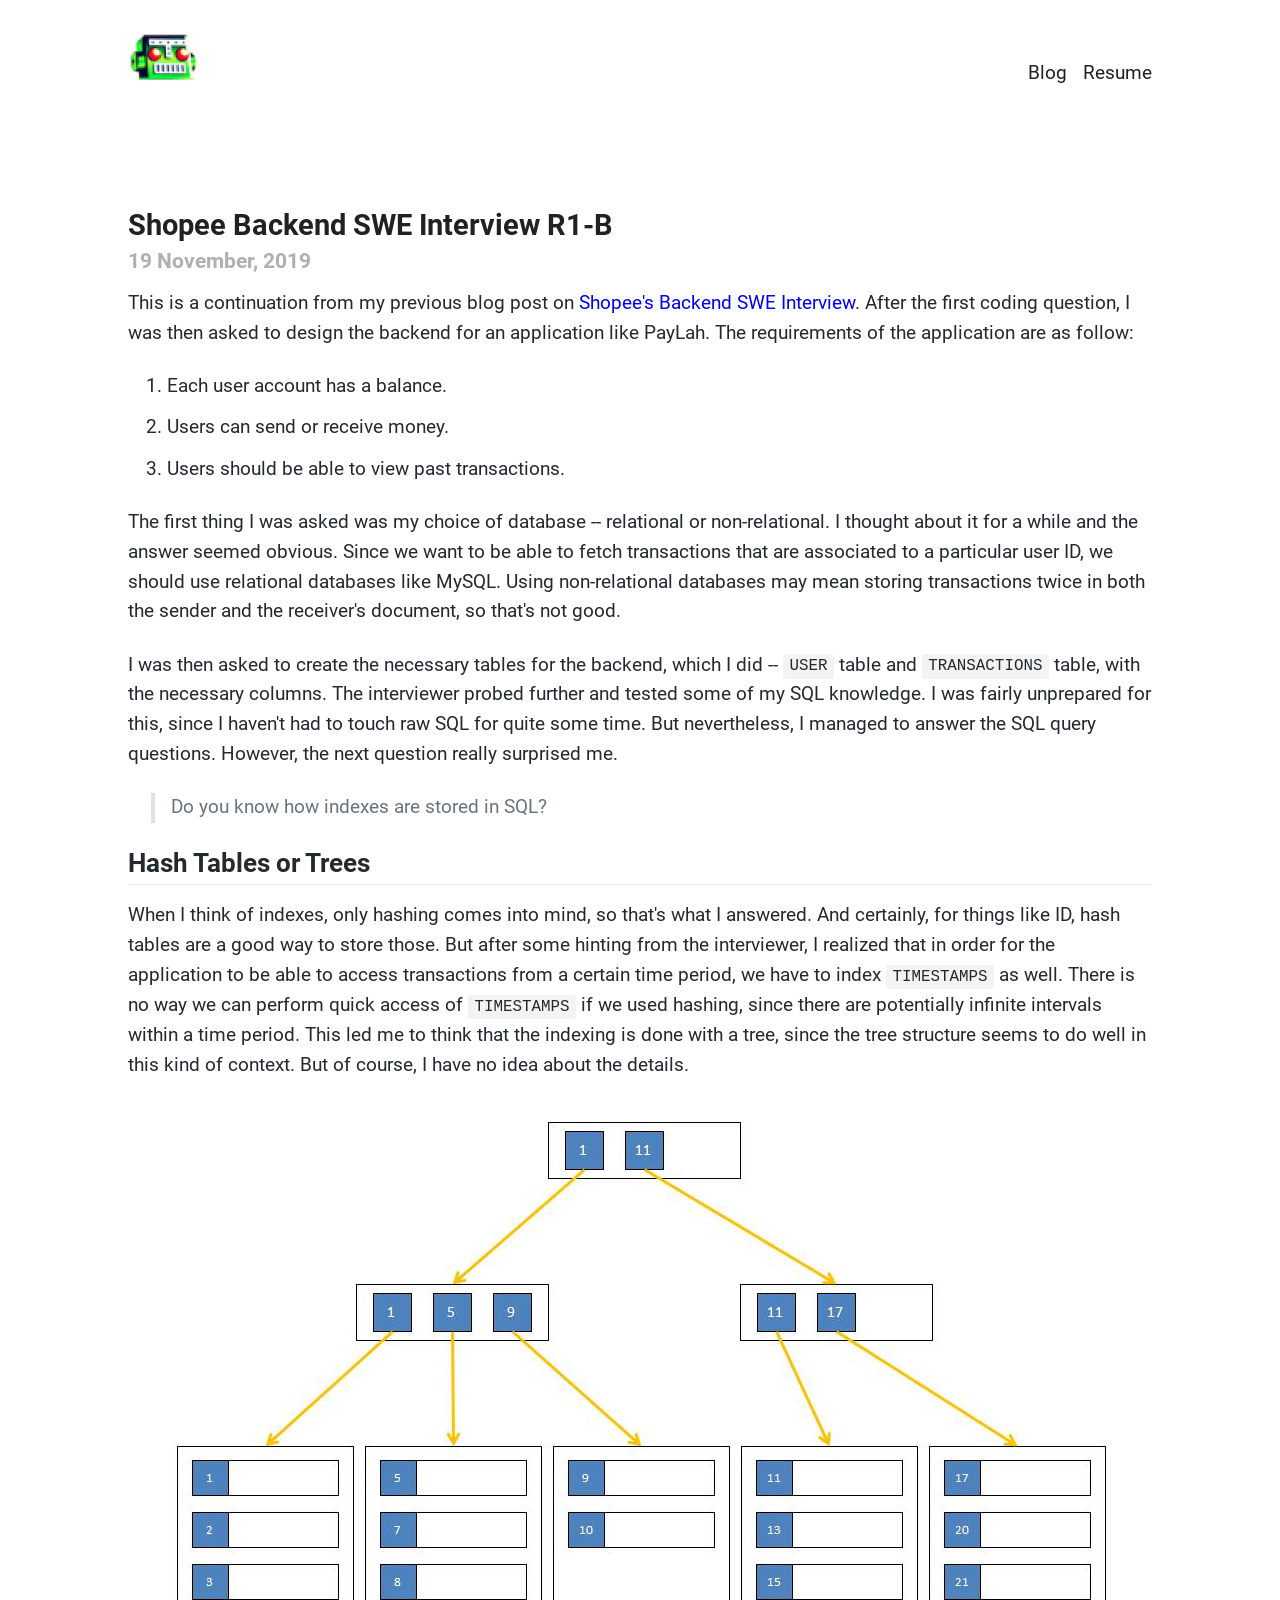
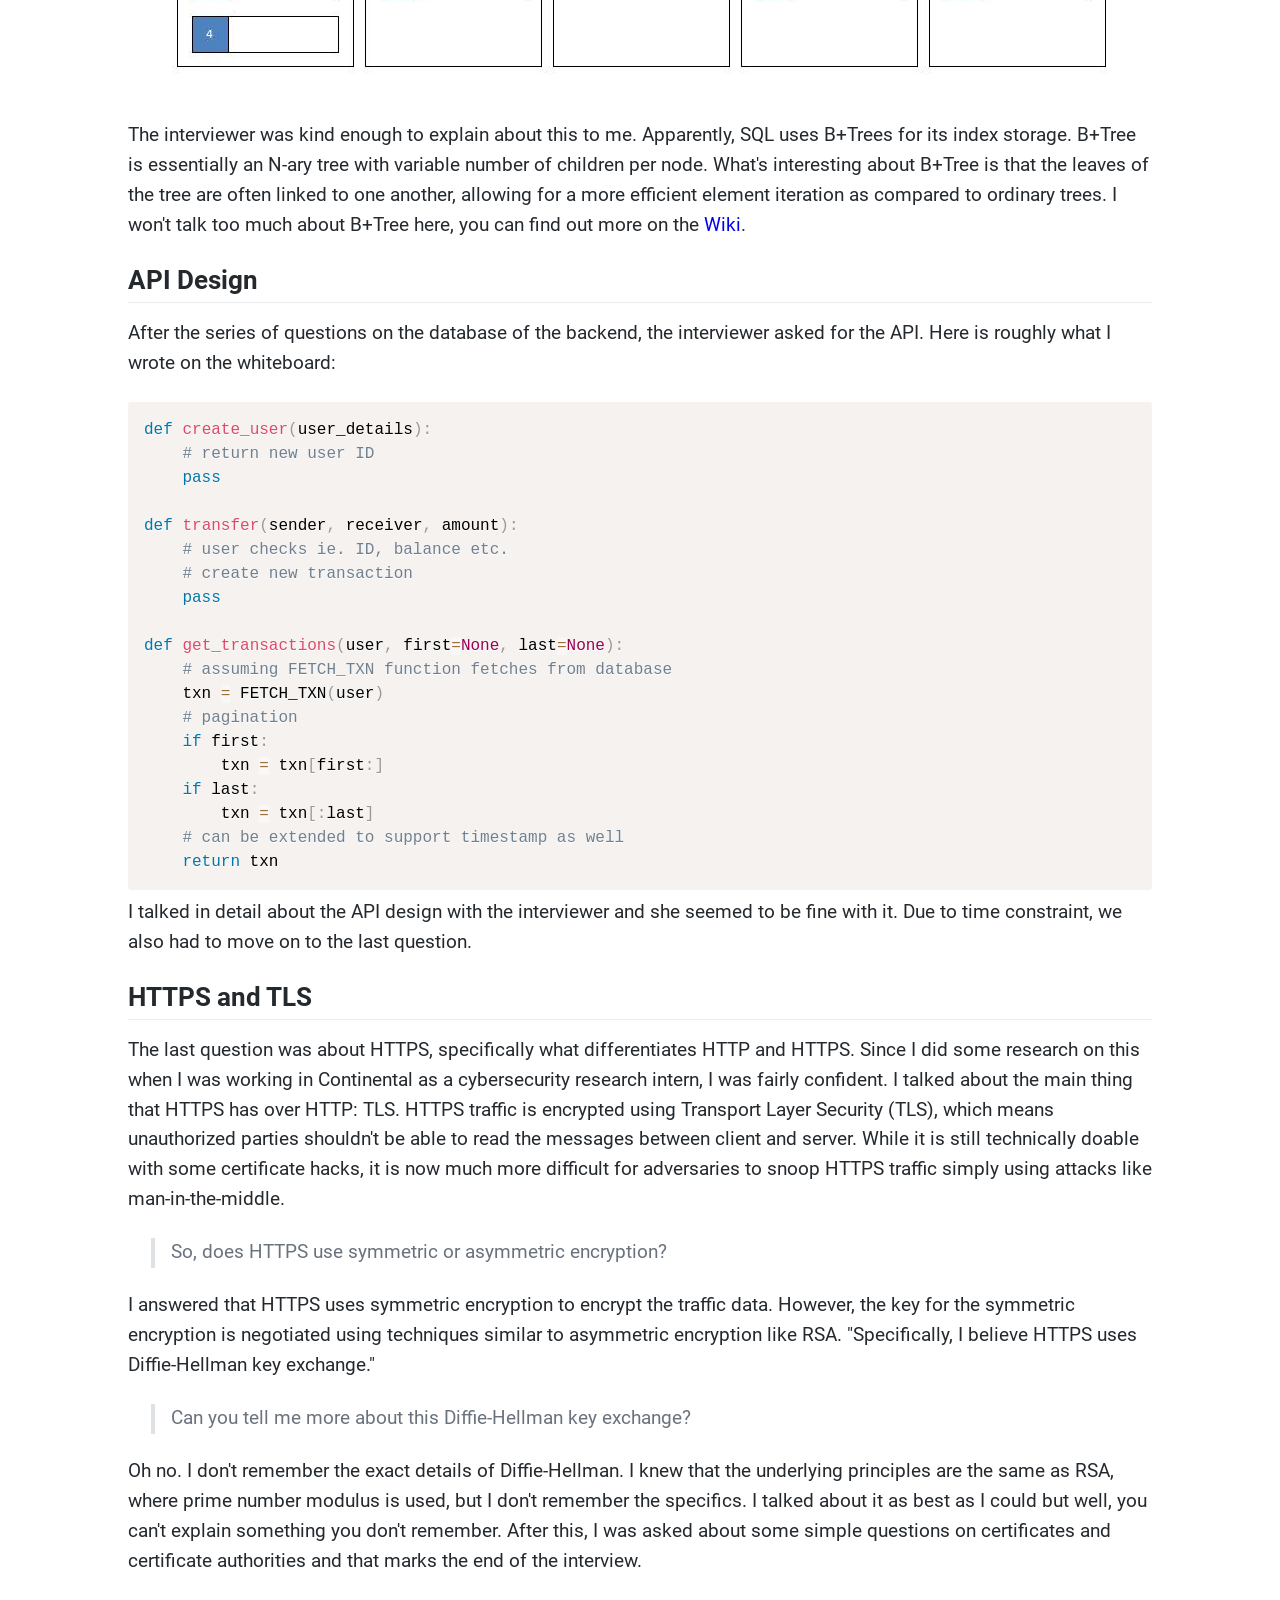
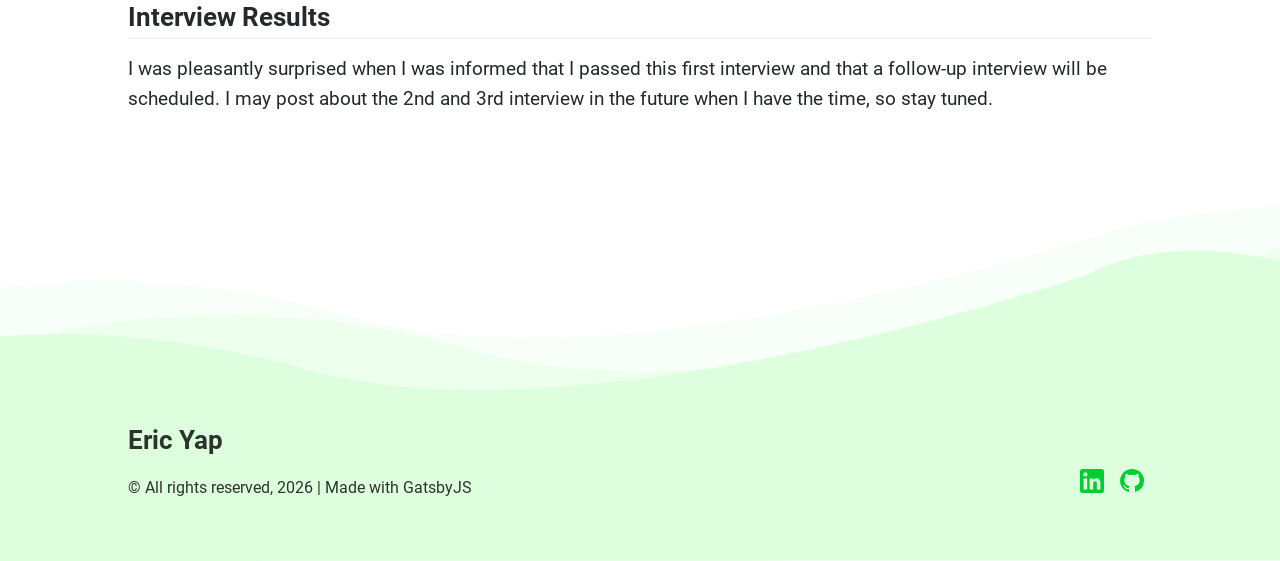
<file: blog/shopee-backend-1b/index.html>
<!DOCTYPE html><html lang="en"><head><meta charSet="utf-8"/><meta http-equiv="x-ua-compatible" content="ie=edge"/><meta name="viewport" content="width=device-width, initial-scale=1, shrink-to-fit=no"/><meta name="theme-color" content="#663399"/><meta data-react-helmet="true" name="twitter:description" content="Welcome to ericywl&#x27;s portfolio."/><meta data-react-helmet="true" name="twitter:title" content="Shopee Backend SWE Interview R1-B"/><meta data-react-helmet="true" name="twitter:creator" content="ericywl"/><meta data-react-helmet="true" name="twitter:card" content="summary"/><meta data-react-helmet="true" property="og:type" content="website"/><meta data-react-helmet="true" property="og:description" content="Welcome to ericywl&#x27;s portfolio."/><meta data-react-helmet="true" property="og:title" content="Shopee Backend SWE Interview R1-B"/><meta data-react-helmet="true" name="description" content="Welcome to ericywl&#x27;s portfolio."/><meta name="generator" content="Gatsby 4.19.2"/><style data-href="/styles.e8819a8b8e4978cca6ab.css" data-identity="gatsby-global-css">code[class*=language-],pre[class*=language-]{word-wrap:normal;background:none;color:#000;font-family:Consolas,Monaco,Andale Mono,Ubuntu Mono,monospace;font-size:1rem;-webkit-hyphens:none;hyphens:none;line-height:1.5;-o-tab-size:4;tab-size:4;text-align:left;text-shadow:0 1px #fff;white-space:pre;word-break:normal;word-spacing:normal}code[class*=language-] ::selection,code[class*=language-]::selection,pre[class*=language-] ::selection,pre[class*=language-]::selection{background:#b3d4fc;text-shadow:none}@media print{code[class*=language-],pre[class*=language-]{text-shadow:none}}pre[class*=language-]{margin:.5em 0;overflow:auto;padding:1em}:not(pre)>code[class*=language-],pre[class*=language-]{background:#f5f2f0}:not(pre)>code[class*=language-]{border-radius:.3em;padding:.1em;white-space:normal}.token.cdata,.token.comment,.token.doctype,.token.prolog{color:#708090}.token.punctuation{color:#999}.namespace{opacity:.7}.token.boolean,.token.constant,.token.deleted,.token.number,.token.property,.token.symbol,.token.tag{color:#905}.token.attr-name,.token.builtin,.token.char,.token.inserted,.token.selector,.token.string{color:#690}.language-css .token.string,.style .token.string,.token.entity,.token.operator,.token.url{background:hsla(0,0%,100%,.5);color:#9a6e3a}.token.atrule,.token.attr-value,.token.keyword{color:#07a}.token.class-name,.token.function{color:#dd4a68}.token.important,.token.regex,.token.variable{color:#e90}.token.bold,.token.important{font-weight:700}.token.italic{font-style:italic}.token.entity{cursor:help}@font-face{font-display:fallback;font-family:Roboto;font-style:normal;font-weight:400;src:url(/static/roboto-v18-latin-regular-1df558950e461ee8e0c15dd4d7a785bb.eot);src:local("Roboto"),local("Roboto-Regular"),url(/static/roboto-v18-latin-regular-1df558950e461ee8e0c15dd4d7a785bb.eot?#iefix) format("embedded-opentype"),url(/static/roboto-v18-latin-regular-cb41c1e71debe927815c690f8bb471b0.woff2) format("woff2"),url(/static/roboto-v18-latin-regular-fbebe70817c0f48eb4ee894d68e5562f.woff) format("woff"),url(/static/roboto-v18-latin-regular-cf27fb904103a7092df11a026c7c3089.ttf) format("truetype"),url(/static/roboto-v18-latin-regular-4f862c8ba4ed785461ee30cf79232437.svg#Roboto) format("svg")}@font-face{font-display:fallback;font-family:Roboto;font-style:normal;font-weight:700;src:url(/static/roboto-v18-latin-700-6ce36f3aaaf390fae319ba217bd0f6da.eot);src:local("Roboto Bold"),local("Roboto-Bold"),url(/static/roboto-v18-latin-700-6ce36f3aaaf390fae319ba217bd0f6da.eot?#iefix) format("embedded-opentype"),url(/static/roboto-v18-latin-700-1ab7bbddcdbde1b6f27436ac335939c3.woff2) format("woff2"),url(/static/roboto-v18-latin-700-2b389797cf8bdbea58fb3cd70ea188b5.woff) format("woff"),url(/static/roboto-v18-latin-700-2365a6c8e23aca221a5766b4ab514fa2.ttf) format("truetype"),url(/static/roboto-v18-latin-700-9cc0e6124996a89894204ad52a5b394d.svg#Roboto) format("svg")}</style><title data-react-helmet="true">Shopee Backend SWE Interview R1-B | Eric Yap</title><style data-styled="" data-styled-version="5.3.5">.gWJTJk{min-height:100vh;display:-webkit-box;display:-webkit-flex;display:-ms-flexbox;display:flex;-webkit-flex-direction:column;-ms-flex-direction:column;flex-direction:column;}/*!sc*/
data-styled.g1[id="styles__Wrapper-sc-eukzqx-0"]{content:"gWJTJk,"}/*!sc*/
html{font-family:'Roboto',Helvetica,sans-serif;-ms-text-size-adjust:100%;-webkit-text-size-adjust:100%;}/*!sc*/
html article,html aside,html details,html figcaption,html figure,html footer,html header,html main,html menu,html nav,html section,html summary{display:block;}/*!sc*/
html audio,html canvas,html progress,html video{display:inline-block;}/*!sc*/
html audio:not([controls]){display:none;height:0;}/*!sc*/
html progress{vertical-align:baseline;}/*!sc*/
html [hidden],html template{display:none;}/*!sc*/
html a{background-color:transparent;-webkit-text-decoration-skip:objects;}/*!sc*/
html a:active,html a:hover{outline-width:0;}/*!sc*/
html abbr[title]{border-bottom:none;-webkit-text-decoration:underline;text-decoration:underline;-webkit-text-decoration:underline dotted;text-decoration:underline dotted;}/*!sc*/
html b,html strong{font-weight:inherit;font-weight:bolder;}/*!sc*/
html dfn{font-style:italic;}/*!sc*/
html h1{font-size:2em;margin:0.67em 0;}/*!sc*/
html mark{background-color:#ff0;color:#000;}/*!sc*/
html small{font-size:80%;}/*!sc*/
html sub,html sup{font-size:75%;line-height:0;position:relative;vertical-align:baseline;}/*!sc*/
html sub{bottom:-0.25em;}/*!sc*/
html sup{top:-0.5em;}/*!sc*/
html img{border-style:none;}/*!sc*/
html svg:not(:root){overflow:hidden;}/*!sc*/
html code,html kbd,html pre,html samp{font-family:monospace,monospace;font-size:1em;}/*!sc*/
html figure{margin:1em 40px;}/*!sc*/
html hr{box-sizing:content-box;height:0;overflow:visible;}/*!sc*/
html button,html input,html optgroup,html select,html textarea{font:inherit;margin:0;}/*!sc*/
html optgroup{font-weight:700;}/*!sc*/
html button,html input{overflow:visible;}/*!sc*/
html button,html select{text-transform:none;}/*!sc*/
html [type='reset'],html [type='submit'],html button,html html [type='button']{-webkit-appearance:button;}/*!sc*/
html [type='button']::-moz-focus-inner,html [type='reset']::-moz-focus-inner,html [type='submit']::-moz-focus-inner,html button::-moz-focus-inner{border-style:none;padding:0;}/*!sc*/
html [type='button']:-moz-focusring,html [type='reset']:-moz-focusring,html [type='submit']:-moz-focusring,html button:-moz-focusring{outline:1px dotted ButtonText;}/*!sc*/
html fieldset{border:1px solid silver;margin:0 2px;padding:0.35em 0.625em 0.75em;}/*!sc*/
html legend{box-sizing:border-box;color:inherit;display:table;max-width:100%;padding:0;white-space:normal;}/*!sc*/
html textarea{overflow:auto;}/*!sc*/
html [type='checkbox'],html [type='radio']{box-sizing:border-box;padding:0;}/*!sc*/
html [type='number']::-webkit-inner-spin-button,html [type='number']::-webkit-outer-spin-button{height:auto;}/*!sc*/
html [type='search']{-webkit-appearance:textfield;outline-offset:-2px;}/*!sc*/
html [type='search']::-webkit-search-cancel-button,html [type='search']::-webkit-search-decoration{-webkit-appearance:none;}/*!sc*/
html::-webkit-input-placeholder{color:inherit;opacity:0.54;}/*!sc*/
html::-webkit-file-upload-button{-webkit-appearance:button;font:inherit;}/*!sc*/
html html{font:112.5%/1.45em georgia,serif;box-sizing:border-box;overflow-y:scroll;}/*!sc*/
html *{box-sizing:inherit;}/*!sc*/
html *:before{box-sizing:inherit;}/*!sc*/
html *:after{box-sizing:inherit;}/*!sc*/
html img{max-width:100%;margin-left:0;margin-right:0;margin-top:0;padding-bottom:0;padding-left:0;padding-right:0;padding-top:0;margin-bottom:1.45rem;}/*!sc*/
html h1{margin-left:0;margin-right:0;margin-top:0;padding-bottom:0;padding-left:0;padding-right:0;padding-top:0;margin-bottom:1.45rem;color:inherit;font-weight:bold;text-rendering:optimizeLegibility;font-size:2.25rem;line-height:1.1;}/*!sc*/
html h2{margin-left:0;margin-right:0;margin-top:0;padding-bottom:0;padding-left:0;padding-right:0;padding-top:0;margin-bottom:1.45rem;color:inherit;font-weight:bold;text-rendering:optimizeLegibility;font-size:1.62671rem;line-height:1.1;}/*!sc*/
html h3{margin-left:0;margin-right:0;margin-top:0;padding-bottom:0;padding-left:0;padding-right:0;padding-top:0;margin-bottom:1.45rem;color:inherit;font-weight:bold;text-rendering:optimizeLegibility;font-size:1.38316rem;line-height:1.1;}/*!sc*/
html h4{margin-left:0;margin-right:0;margin-top:0;padding-bottom:0;padding-left:0;padding-right:0;padding-top:0;margin-bottom:1.45rem;color:inherit;font-weight:bold;text-rendering:optimizeLegibility;font-size:1rem;line-height:1.1;}/*!sc*/
html h5{margin-left:0;margin-right:0;margin-top:0;padding-bottom:0;padding-left:0;padding-right:0;padding-top:0;margin-bottom:1.45rem;color:inherit;font-weight:bold;text-rendering:optimizeLegibility;font-size:0.85028rem;line-height:1.1;}/*!sc*/
html h6{margin-left:0;margin-right:0;margin-top:0;padding-bottom:0;padding-left:0;padding-right:0;padding-top:0;margin-bottom:1.45rem;color:inherit;font-weight:bold;text-rendering:optimizeLegibility;font-size:0.78405rem;line-height:1.1;}/*!sc*/
html hgroup{margin-left:0;margin-right:0;margin-top:0;padding-bottom:0;padding-left:0;padding-right:0;padding-top:0;margin-bottom:1.45rem;}/*!sc*/
html ul{margin-left:1.45rem;margin-right:0;margin-top:0;padding-bottom:0;padding-left:0;padding-right:0;padding-top:0;margin-bottom:1.45rem;list-style-position:outside;list-style-image:none;}/*!sc*/
html ol{margin-left:1.45rem;margin-right:0;margin-top:0;padding-bottom:0;padding-left:0;padding-right:0;padding-top:0;margin-bottom:1.45rem;list-style-position:outside;list-style-image:none;}/*!sc*/
html dl{margin-left:0;margin-right:0;margin-top:0;padding-bottom:0;padding-left:0;padding-right:0;padding-top:0;margin-bottom:1.45rem;}/*!sc*/
html dd{margin-left:0;margin-right:0;margin-top:0;padding-bottom:0;padding-left:0;padding-right:0;padding-top:0;margin-bottom:1.45rem;}/*!sc*/
html p{margin-left:0;margin-right:0;margin-top:0;padding-bottom:0;padding-left:0;padding-right:0;padding-top:0;margin-bottom:1.45rem;}/*!sc*/
html figure{margin-left:0;margin-right:0;margin-top:0;padding-bottom:0;padding-left:0;padding-right:0;padding-top:0;margin-bottom:1.45rem;}/*!sc*/
html pre{margin-left:0;margin-right:0;margin-top:0;padding-bottom:0;padding-left:0;padding-right:0;padding-top:0;margin-bottom:1.45rem;font-size:0.85rem;line-height:1.42;background:hsla(0,0%,0%,0.04);border-radius:3px;overflow:auto;word-wrap:normal;padding:1.45rem;}/*!sc*/
html table{margin-left:0;margin-right:0;margin-top:0;padding-bottom:0;padding-left:0;padding-right:0;padding-top:0;margin-bottom:1.45rem;font-size:1rem;line-height:1.45rem;border-collapse:collapse;width:100%;}/*!sc*/
html fieldset{margin-left:0;margin-right:0;margin-top:0;padding-bottom:0;padding-left:0;padding-right:0;padding-top:0;margin-bottom:1.45rem;}/*!sc*/
html blockquote{margin-left:1.45rem;margin-right:1.45rem;margin-top:0;padding-bottom:0;padding-left:0;padding-right:0;padding-top:0;margin-bottom:1.45rem;}/*!sc*/
html form{margin-left:0;margin-right:0;margin-top:0;padding-bottom:0;padding-left:0;padding-right:0;padding-top:0;margin-bottom:1.45rem;}/*!sc*/
html noscript{margin-left:0;margin-right:0;margin-top:0;padding-bottom:0;padding-left:0;padding-right:0;padding-top:0;margin-bottom:1.45rem;}/*!sc*/
html iframe{margin-left:0;margin-right:0;margin-top:0;padding-bottom:0;padding-left:0;padding-right:0;padding-top:0;margin-bottom:1.45rem;}/*!sc*/
html hr{margin-left:0;margin-right:0;margin-top:0;padding-bottom:0;padding-left:0;padding-right:0;padding-top:0;margin-bottom:calc(1.45rem - 1px);background:hsla(0,0%,0%,0.2);border:none;height:1px;}/*!sc*/
html address{margin-left:0;margin-right:0;margin-top:0;padding-bottom:0;padding-left:0;padding-right:0;padding-top:0;margin-bottom:1.45rem;}/*!sc*/
html b{font-weight:bold;}/*!sc*/
html strong{font-weight:bold;}/*!sc*/
html dt{font-weight:bold;}/*!sc*/
html th{font-weight:bold;}/*!sc*/
html li{margin-bottom:calc(1.45rem / 2);}/*!sc*/
html ol li{padding-left:0;}/*!sc*/
html ul li{padding-left:0;}/*!sc*/
html li > ol{margin-left:1.45rem;margin-bottom:calc(1.45rem / 2);margin-top:calc(1.45rem / 2);}/*!sc*/
html li > ul{margin-left:1.45rem;margin-bottom:calc(1.45rem / 2);margin-top:calc(1.45rem / 2);}/*!sc*/
html blockquote *:last-child{margin-bottom:0;}/*!sc*/
html li *:last-child{margin-bottom:0;}/*!sc*/
html p *:last-child{margin-bottom:0;}/*!sc*/
html li > p{margin-bottom:calc(1.45rem / 2);}/*!sc*/
html code{font-size:0.85rem;line-height:1.45rem;}/*!sc*/
html kbd{font-size:0.85rem;line-height:1.45rem;}/*!sc*/
html samp{font-size:0.85rem;line-height:1.45rem;}/*!sc*/
html abbr{border-bottom:1px dotted hsla(0,0%,0%,0.5);cursor:help;}/*!sc*/
html acronym{border-bottom:1px dotted hsla(0,0%,0%,0.5);cursor:help;}/*!sc*/
html abbr[title]{border-bottom:1px dotted hsla(0,0%,0%,0.5);cursor:help;-webkit-text-decoration:none;text-decoration:none;}/*!sc*/
html thead{text-align:left;}/*!sc*/
html td,html th{text-align:left;border-bottom:1px solid hsla(0,0%,0%,0.12);font-feature-settings:'tnum';-moz-font-feature-settings:'tnum';-ms-font-feature-settings:'tnum';-webkit-font-feature-settings:'tnum';padding-left:0.96667rem;padding-right:0.96667rem;padding-top:0.725rem;padding-bottom:calc(0.725rem - 1px);}/*!sc*/
html th:first-child,html td:first-child{padding-left:0;}/*!sc*/
html th:last-child,html td:last-child{padding-right:0;}/*!sc*/
html tt,html code{background-color:hsla(0,0%,0%,0.04);border-radius:3px;font-family:'SFMono-Regular',Consolas,'Roboto Mono','Droid Sans Mono','Liberation Mono',Menlo,Courier,monospace;padding:0;padding-top:0.2em;padding-bottom:0.2em;}/*!sc*/
html pre code{background:none;line-height:1.42;}/*!sc*/
html code:before,html code:after,html tt:before,html tt:after{-webkit-letter-spacing:-0.2em;-moz-letter-spacing:-0.2em;-ms-letter-spacing:-0.2em;letter-spacing:-0.2em;content:' ';}/*!sc*/
html pre code:before,html pre code:after,html pre tt:before,html pre tt:after{content:'';}/*!sc*/
@media only screen and (max-width:480px){html html{font-size:100%;}}/*!sc*/
html body{margin:0;padding:0;font-family:'Roboto',Helvetica,sans-serif;color:hsla(0,0%,0%,0.8);font-weight:normal;word-wrap:break-word;font-kerning:normal;-moz-font-feature-settings:'kern','liga','clig','calt';-ms-font-feature-settings:'kern','liga','clig','calt';-webkit-font-feature-settings:'kern','liga','clig','calt';font-feature-settings:'kern','liga','clig','calt';}/*!sc*/
html a{-webkit-text-decoration:none;text-decoration:none;}/*!sc*/
html input:focus,html select:focus,html textarea:focus,html button:focus{outline:none;}/*!sc*/
data-styled.g2[id="sc-global-bNTuKq1"]{content:"sc-global-bNTuKq1,"}/*!sc*/
.hUcbzV a{color:#6d6d6d;font-size:14pt;-webkit-text-decoration:none;text-decoration:none;margin-right:1rem;padding-bottom:5px;}/*!sc*/
.hUcbzV a:last-child{margin-right:unset;}/*!sc*/
.hUcbzV a:hover{border-bottom:3px solid black;-webkit-transition:0.2s;transition:0.2s;}/*!sc*/
@media (max-width:960px){.hUcbzV a{font-size:12pt;}}/*!sc*/
data-styled.g3[id="styles__SideLinks-sc-1a4s39s-0"]{content:"hUcbzV,"}/*!sc*/
.cmlgtD{background:transparent;width:100%;}/*!sc*/
data-styled.g4[id="styles__Wrapper-sc-1a4s39s-1"]{content:"cmlgtD,"}/*!sc*/
.clDgqy{padding:1.5rem 0;display:-webkit-box;display:-webkit-flex;display:-ms-flexbox;display:flex;-webkit-align-items:center;-webkit-box-align:center;-ms-flex-align:center;align-items:center;-webkit-box-pack:justify;-webkit-justify-content:space-between;-ms-flex-pack:justify;justify-content:space-between;}/*!sc*/
.clDgqy a{color:#212121;}/*!sc*/
data-styled.g5[id="styles__Navbar-sc-1a4s39s-2"]{content:"clDgqy,"}/*!sc*/
.haowzk{max-width:1280px;margin:0 auto;width:90%;}/*!sc*/
@media (min-width:601px){.haowzk{width:90%;}}/*!sc*/
@media (min-width:993px){.haowzk{width:80%;}}/*!sc*/
data-styled.g6[id="Container-sc-71mwbo-0"]{content:"haowzk,"}/*!sc*/
.fKUBSE{margin-top:auto;padding:28rem 0 4rem 0;background-image:url([data-uri]);background-size:cover;background-position:top;background-repeat:no-repeat;}/*!sc*/
@media (max-width:1960px){.fKUBSE{padding:14rem 0 4rem;}}/*!sc*/
@media (max-width:680px){.fKUBSE{padding-bottom:1rem;}}/*!sc*/
data-styled.g7[id="styles__Wrapper-sc-jz7fvv-0"]{content:"fKUBSE,"}/*!sc*/
.lamjwN{display:-webkit-box;display:-webkit-flex;display:-ms-flexbox;display:flex;-webkit-align-items:flex-end;-webkit-box-align:flex-end;-ms-flex-align:flex-end;align-items:flex-end;-webkit-box-pack:justify;-webkit-justify-content:space-between;-ms-flex-pack:justify;justify-content:space-between;}/*!sc*/
@media (max-width:680px){.lamjwN{-webkit-flex-direction:column;-ms-flex-direction:column;flex-direction:column;text-align:center;-webkit-align-iterms:center;-webkit-box-align-iterms:center;-ms-flex-align-iterms:center;align-iterms:center;}}/*!sc*/
data-styled.g8[id="styles__Flex-sc-jz7fvv-1"]{content:"lamjwN,"}/*!sc*/
.bgQgZl{display:-webkit-box;display:-webkit-flex;display:-ms-flexbox;display:flex;-webkit-align-items:center;-webkit-box-align:center;-ms-flex-align:center;align-items:center;}/*!sc*/
.bgQgZl a{margin:0 0.5rem;}/*!sc*/
.bgQgZl a img{margin:0;}/*!sc*/
data-styled.g9[id="styles__Socials-sc-jz7fvv-2"]{content:"bgQgZl,"}/*!sc*/
@media (max-width:680px){.iqjUYs{margin-bottom:2rem;}}/*!sc*/
data-styled.g10[id="styles__Details-sc-jz7fvv-3"]{content:"iqjUYs,"}/*!sc*/
.ensqmD{padding:4rem 0;-webkit-align-items:center;-webkit-box-align:center;-ms-flex-align:center;align-items:center;}/*!sc*/
@media (max-width:960px){.ensqmD{padding:2rem 0;}}/*!sc*/
data-styled.g11[id="styles__Wrapper-sc-162fun2-0"]{content:"ensqmD,"}/*!sc*/
.kGJOSq h3{margin-bottom:0.5rem;font-size:22pt;color:#212121;}/*!sc*/
@media (max-width:680px){.kGJOSq h3{font-size:20pt;}}/*!sc*/
.kGJOSq h4{margin-bottom:1rem;font-size:16pt;color:#b0b0b0;}/*!sc*/
@media (max-width:680px){.kGJOSq h4{font-size:14pt;}}/*!sc*/
data-styled.g12[id="styles__Heading-sc-162fun2-1"]{content:"kGJOSq,"}/*!sc*/
.fXXyvW{font-size:14pt;line-height:1.6;color:#24292e;}/*!sc*/
@media (max-width:680){.fXXyvW{font-size:12pt;line-height:1.5;}}/*!sc*/
.fXXyvW h1,.fXXyvW h2{border-bottom:1px solid #eaecef;padding-bottom:0.3rem;}/*!sc*/
.fXXyvW h1,.fXXyvW h2,.fXXyvW h3,.fXXyvW h4,.fXXyvW h5,.fXXyvW h6{font-weight:600;line-height:1.25;margin-bottom:16px;margin-top:24px;}/*!sc*/
.fXXyvW blockquote{border-left:0.25rem solid #dfe2e5;color:#6a737d;padding:0 1rem;}/*!sc*/
.fXXyvW ol,.fXXyvW ul{padding:0 1rem;}/*!sc*/
.fXXyvW code{background-color:rgba(27,31,35,0.05);border-radius:3px;font-size:85%;margin:0;padding:0.2rem 0.4rem;}/*!sc*/
.fXXyvW code::before,.fXXyvW code::after{display:none;}/*!sc*/
.fXXyvW pre > code{background:transparent;border:0;font-size:100%;margin:0;padding:0;white-space:pre;word-break:normal;}/*!sc*/
data-styled.g13[id="styles__Content-sc-162fun2-2"]{content:"fXXyvW,"}/*!sc*/
</style><link rel="icon" href="/favicon-32x32.png?v=072c850fa558d850d62f8fb6aac1b13a" type="image/png"/><link rel="manifest" href="/manifest.webmanifest" crossorigin="anonymous"/><link rel="apple-touch-icon" sizes="48x48" href="/icons/icon-48x48.png?v=072c850fa558d850d62f8fb6aac1b13a"/><link rel="apple-touch-icon" sizes="72x72" href="/icons/icon-72x72.png?v=072c850fa558d850d62f8fb6aac1b13a"/><link rel="apple-touch-icon" sizes="96x96" href="/icons/icon-96x96.png?v=072c850fa558d850d62f8fb6aac1b13a"/><link rel="apple-touch-icon" sizes="144x144" href="/icons/icon-144x144.png?v=072c850fa558d850d62f8fb6aac1b13a"/><link rel="apple-touch-icon" sizes="192x192" href="/icons/icon-192x192.png?v=072c850fa558d850d62f8fb6aac1b13a"/><link rel="apple-touch-icon" sizes="256x256" href="/icons/icon-256x256.png?v=072c850fa558d850d62f8fb6aac1b13a"/><link rel="apple-touch-icon" sizes="384x384" href="/icons/icon-384x384.png?v=072c850fa558d850d62f8fb6aac1b13a"/><link rel="apple-touch-icon" sizes="512x512" href="/icons/icon-512x512.png?v=072c850fa558d850d62f8fb6aac1b13a"/></head><body><div id="___gatsby"><div style="outline:none" tabindex="-1" id="gatsby-focus-wrapper"><div class="styles__Wrapper-sc-eukzqx-0 gWJTJk"><div class="styles__Wrapper-sc-1a4s39s-1 cmlgtD"><div class="Container-sc-71mwbo-0 haowzk styles__Navbar-sc-1a4s39s-2 clDgqy"><a href="/"><img src="/static/robot-0dfbb54f9272af198505572766489b4b.png" width="70px" alt="Icon"/></a><div class="styles__SideLinks-sc-1a4s39s-0 hUcbzV"><a href="/blog">Blog</a><a href="/ericywl_resume.pdf" target="_blank" rel="noopener noreferrer">Resume</a></div></div></div><div class="Container-sc-71mwbo-0 haowzk styles__Wrapper-sc-162fun2-0 ensqmD"><div class="styles__Heading-sc-162fun2-1 kGJOSq"><h3>Shopee Backend SWE Interview R1-B</h3><h4>19 November, 2019</h4></div><div class="styles__Content-sc-162fun2-2 fXXyvW"><p>This is a continuation from my previous blog post on <a href="/blog/shopee-backend-1a/">Shopee's Backend SWE Interview</a>.
After the first coding question, I was then asked to design the backend for an application like PayLah. The requirements of the application are as follow:</p>
<ol>
<li>
<p>Each user account has a balance.</p>
</li>
<li>
<p>Users can send or receive money.</p>
</li>
<li>
<p>Users should be able to view past transactions.</p>
</li>
</ol>
<p>The first thing I was asked was my choice of database -- relational or non-relational. I thought about it for a while and the answer seemed obvious. Since we want to be able to fetch transactions that are associated to a particular user ID, we should use relational databases like MySQL. Using non-relational databases may mean storing transactions twice in both the sender and the receiver's document, so that's not good.</p>
<p>I was then asked to create the necessary tables for the backend, which I did -- <code>USER</code> table and <code>TRANSACTIONS</code> table, with the necessary columns. The interviewer probed further and tested some of my SQL knowledge. I was fairly unprepared for this, since I haven't had to touch raw SQL for quite some time. But nevertheless, I managed to answer the SQL query questions. However, the next question really surprised me.</p>
<blockquote>
<p>Do you know how indexes are stored in SQL?</p>
</blockquote>
<h2>Hash Tables or Trees</h2>
<p>When I think of indexes, only hashing comes into mind, so that's what I answered. And certainly, for things like ID, hash tables are a good way to store those. But after some hinting from the interviewer, I realized that in order for the application to be able to access transactions from a certain time period, we have to index <code>TIMESTAMPS</code> as well. There is no way we can perform quick access of <code>TIMESTAMPS</code> if we used hashing, since there are potentially infinite intervals within a time period. This led me to think that the indexing is done with a tree, since the tree structure seems to do well in this kind of context. But of course, I have no idea about the details.</p>
<center>
   <img src="../images/b+tree.png" alt="Example of a B+Tree from SQLify" /><br>
</center>
<p>The interviewer was kind enough to explain about this to me. Apparently, SQL uses B+Trees for its index storage. B+Tree is essentially an N-ary tree with variable number of children per node. What's interesting about B+Tree is that the leaves of the tree are often linked to one another, allowing for a more efficient element iteration as compared to ordinary trees. I won't talk too much about B+Tree here, you can find out more on the <a href="https://en.wikipedia.org/wiki/B%2B_tree">Wiki</a>.</p>
<h2>API Design</h2>
<p>After the series of questions on the database of the backend, the interviewer asked for the API. Here is roughly what I wrote on the whiteboard:</p>
<div class="gatsby-highlight" data-language="python"><pre class="language-python"><code class="language-python"><span class="token keyword">def</span> <span class="token function">create_user</span><span class="token punctuation">(</span>user_details<span class="token punctuation">)</span><span class="token punctuation">:</span>
    <span class="token comment"># return new user ID</span>
    <span class="token keyword">pass</span>

<span class="token keyword">def</span> <span class="token function">transfer</span><span class="token punctuation">(</span>sender<span class="token punctuation">,</span> receiver<span class="token punctuation">,</span> amount<span class="token punctuation">)</span><span class="token punctuation">:</span>
    <span class="token comment"># user checks ie. ID, balance etc.</span>
    <span class="token comment"># create new transaction</span>
    <span class="token keyword">pass</span>

<span class="token keyword">def</span> <span class="token function">get_transactions</span><span class="token punctuation">(</span>user<span class="token punctuation">,</span> first<span class="token operator">=</span><span class="token boolean">None</span><span class="token punctuation">,</span> last<span class="token operator">=</span><span class="token boolean">None</span><span class="token punctuation">)</span><span class="token punctuation">:</span>
    <span class="token comment"># assuming FETCH_TXN function fetches from database</span>
    txn <span class="token operator">=</span> FETCH_TXN<span class="token punctuation">(</span>user<span class="token punctuation">)</span>
    <span class="token comment"># pagination</span>
    <span class="token keyword">if</span> first<span class="token punctuation">:</span>
        txn <span class="token operator">=</span> txn<span class="token punctuation">[</span>first<span class="token punctuation">:</span><span class="token punctuation">]</span>
    <span class="token keyword">if</span> last<span class="token punctuation">:</span>
        txn <span class="token operator">=</span> txn<span class="token punctuation">[</span><span class="token punctuation">:</span>last<span class="token punctuation">]</span>
    <span class="token comment"># can be extended to support timestamp as well</span>
    <span class="token keyword">return</span> txn</code></pre></div>
<p>I talked in detail about the API design with the interviewer and she seemed to be fine with it. Due to time constraint, we also had to move on to the last question.</p>
<h2>HTTPS and TLS</h2>
<p>The last question was about HTTPS, specifically what differentiates HTTP and HTTPS. Since I did some research on this when I was working in Continental as a cybersecurity research intern, I was fairly confident. I talked about the main thing that HTTPS has over HTTP: TLS. HTTPS traffic is encrypted using Transport Layer Security (TLS), which means unauthorized parties shouldn't be able to read the messages between client and server. While it is still technically doable with some certificate hacks, it is now much more difficult for adversaries to snoop HTTPS traffic simply using attacks like man-in-the-middle.</p>
<blockquote>
<p>So, does HTTPS use symmetric or asymmetric encryption?</p>
</blockquote>
<p>I answered that HTTPS uses symmetric encryption to encrypt the traffic data. However, the key for the symmetric encryption is negotiated using techniques similar to asymmetric encryption like RSA. "Specifically, I believe HTTPS uses Diffie-Hellman key exchange."</p>
<blockquote>
<p>Can you tell me more about this Diffie-Hellman key exchange?</p>
</blockquote>
<p>Oh no. I don't remember the exact details of Diffie-Hellman. I knew that the underlying principles are the same as RSA, where prime number modulus is used, but I don't remember the specifics. I talked about it as best as I could but well, you can't explain something you don't remember. After this, I was asked about some simple questions on certificates and certificate authorities and that marks the end of the interview.</p>
<h2>Interview Results</h2>
<p>I was pleasantly surprised when I was informed that I passed this first interview and that a follow-up interview will be scheduled. I may post about the 2nd and 3rd interview in the future when I have the time, so stay tuned.</p></div></div><div class="styles__Wrapper-sc-jz7fvv-0 fKUBSE"><div class="Container-sc-71mwbo-0 haowzk styles__Flex-sc-jz7fvv-1 lamjwN"><div class="styles__Details-sc-jz7fvv-3 iqjUYs"><h2>Eric Yap</h2><span>© All rights reserved, <!-- -->2023<!-- --> | Made with GatsbyJS</span></div><div class="styles__Socials-sc-jz7fvv-2 bgQgZl"><a href="https://linkedin.com/in/ericywl" target="_blank" rel="noopener noreferrer"><img src="/icons/linkedin.svg" width="24" alt="LinkedIn"/></a><a href="https://github.com/ericywl" target="_blank" rel="noopener noreferrer"><img src="/icons/github.svg" width="24" alt="GitHub"/></a></div></div></div></div></div><div id="gatsby-announcer" style="position:absolute;top:0;width:1px;height:1px;padding:0;overflow:hidden;clip:rect(0, 0, 0, 0);white-space:nowrap;border:0" aria-live="assertive" aria-atomic="true"></div></div><script id="gatsby-script-loader">/*<![CDATA[*/window.pagePath="/blog/shopee-backend-1b/";window.___webpackCompilationHash="d82d6b627a39ecbd6bd3";/*]]>*/</script><script id="gatsby-chunk-mapping">/*<![CDATA[*/window.___chunkMapping={"polyfill":["/polyfill-6a2daf27b50fcb5a6582.js"],"app":["/app-67a8262135aa17821360.js"],"component---src-pages-404-js":["/component---src-pages-404-js-73d17fb2ede94f5ec7df.js"],"component---src-pages-blog-js":["/component---src-pages-blog-js-22337adfe6c417a8f88a.js"],"component---src-pages-index-js":["/component---src-pages-index-js-c8705e234eb59f1e98b6.js"],"component---src-templates-post-index-js":["/component---src-templates-post-index-js-dbd140ee6f50e9c92539.js"]};/*]]>*/</script><script src="/polyfill-6a2daf27b50fcb5a6582.js" nomodule=""></script><script src="/app-67a8262135aa17821360.js" async=""></script><script src="/framework-a4e155cd0476dc1ca208.js" async=""></script><script src="/webpack-runtime-76c5f579cefe76740a0d.js" async=""></script></body></html>
</file>
